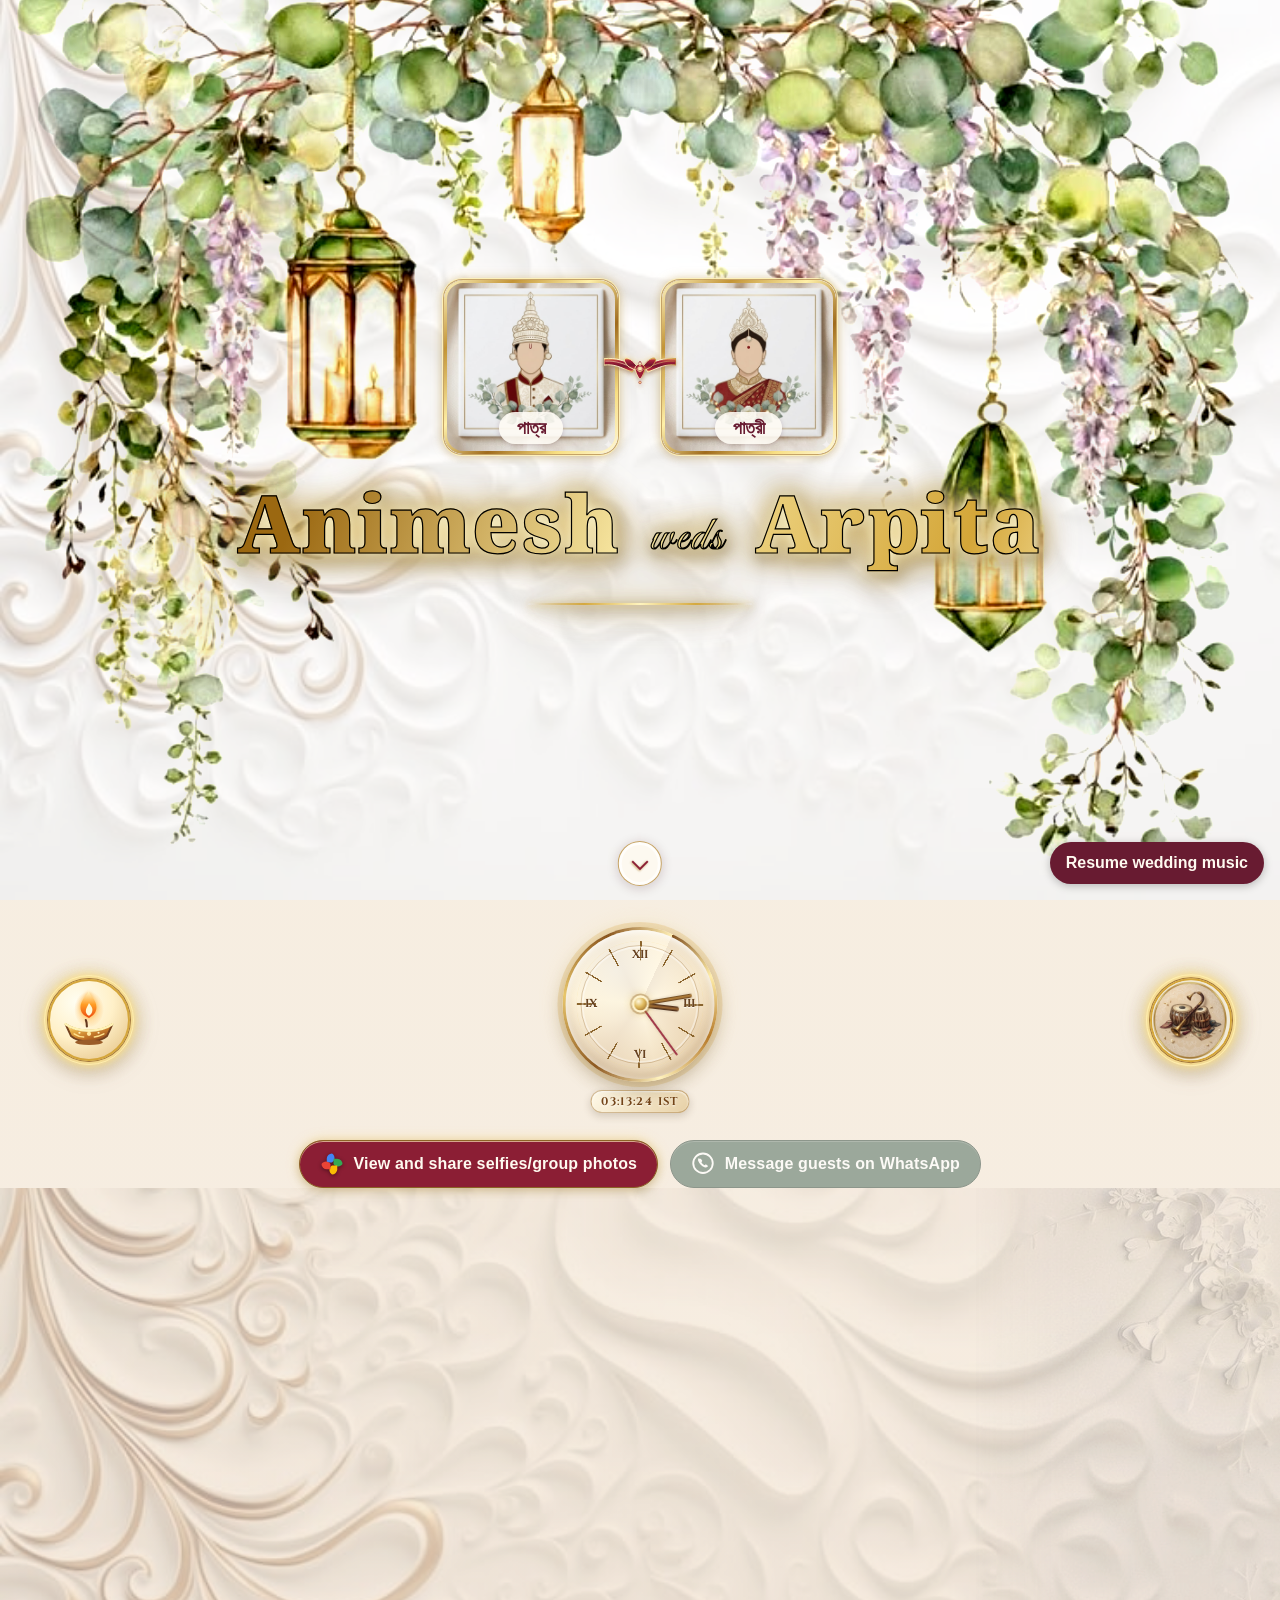
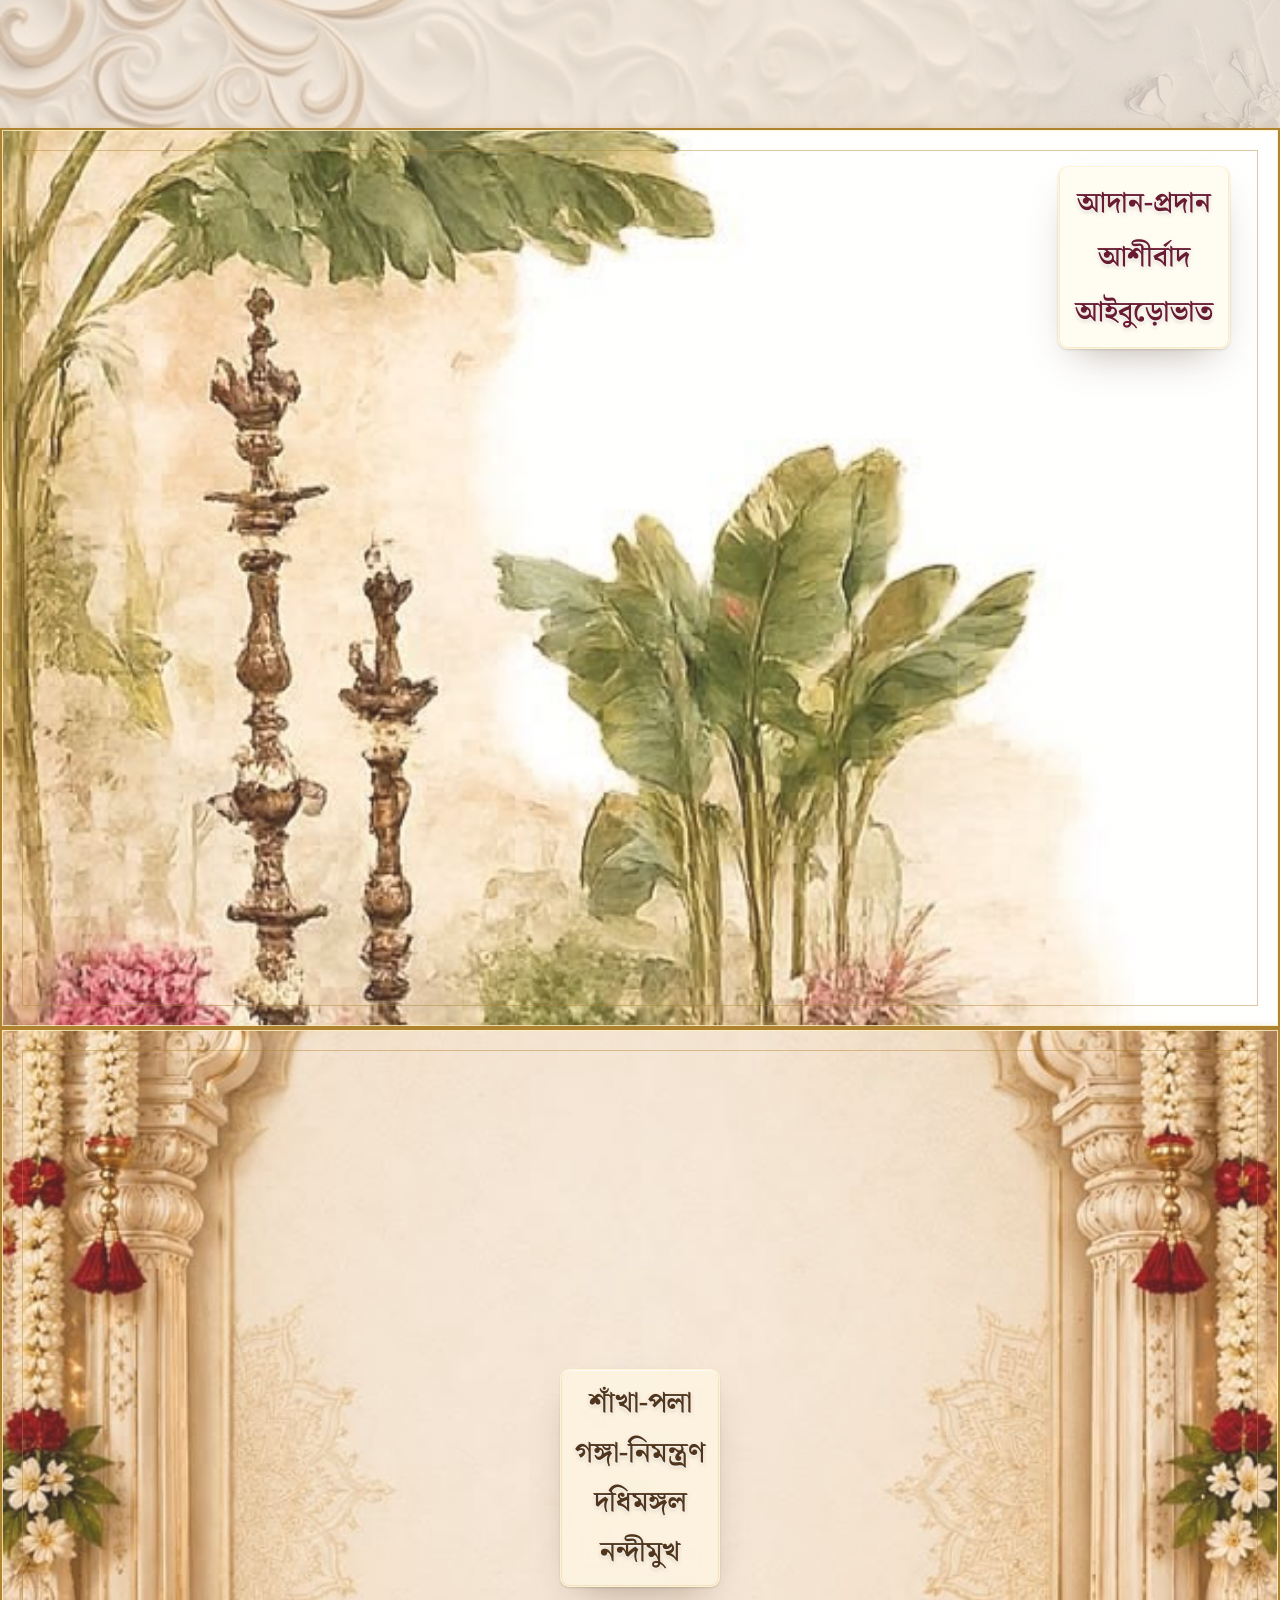
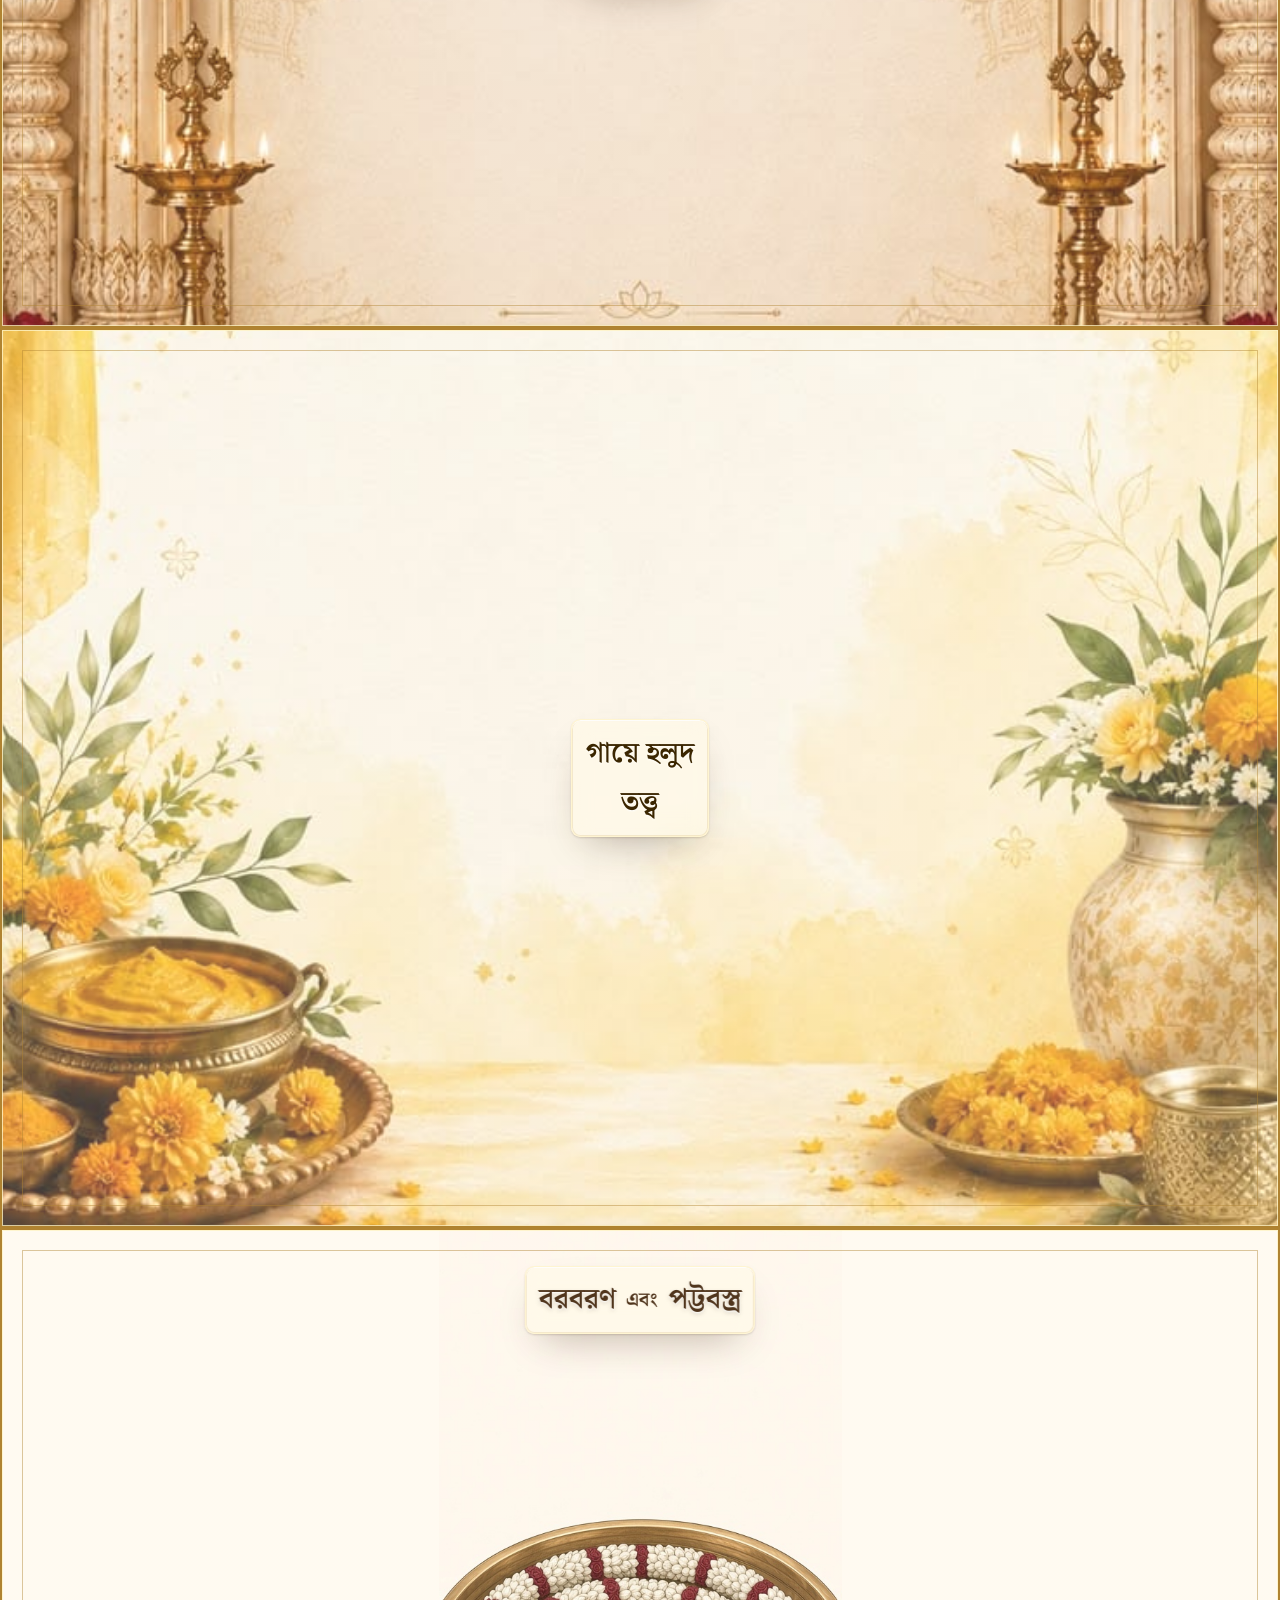
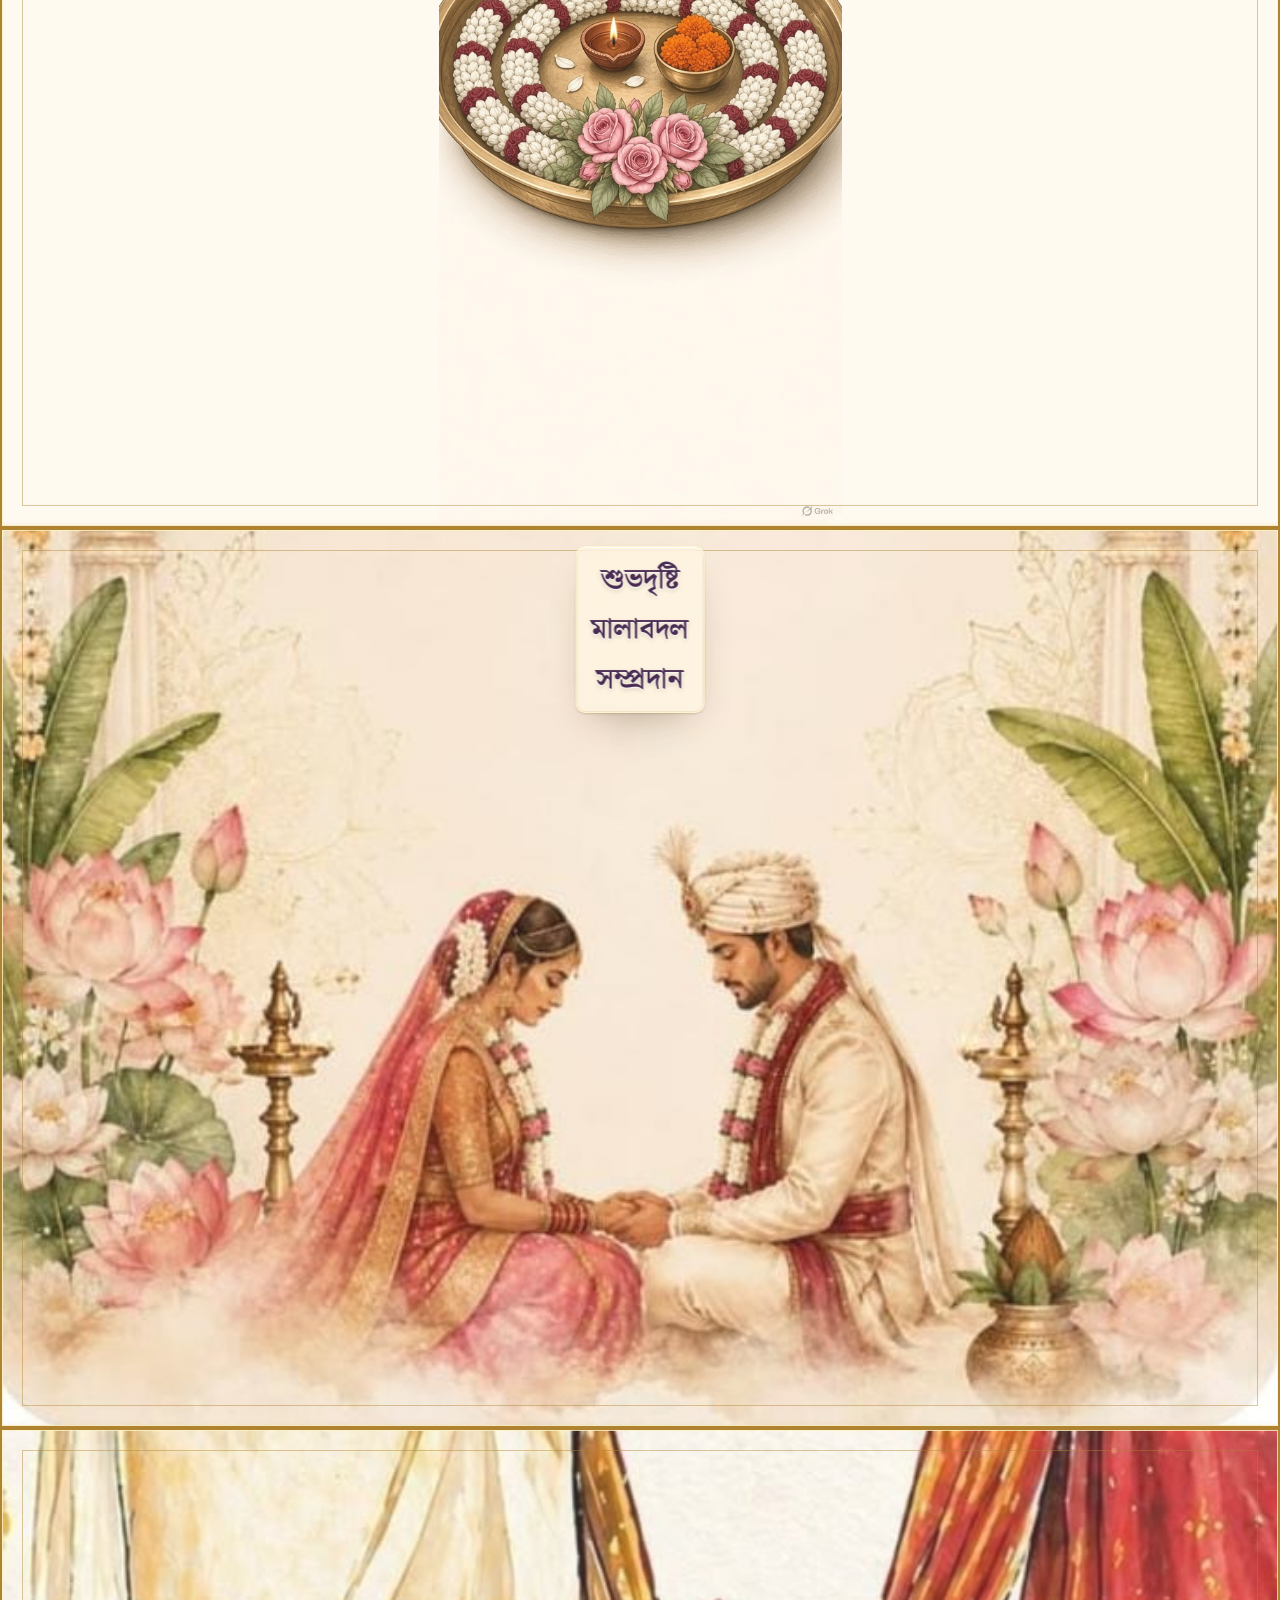
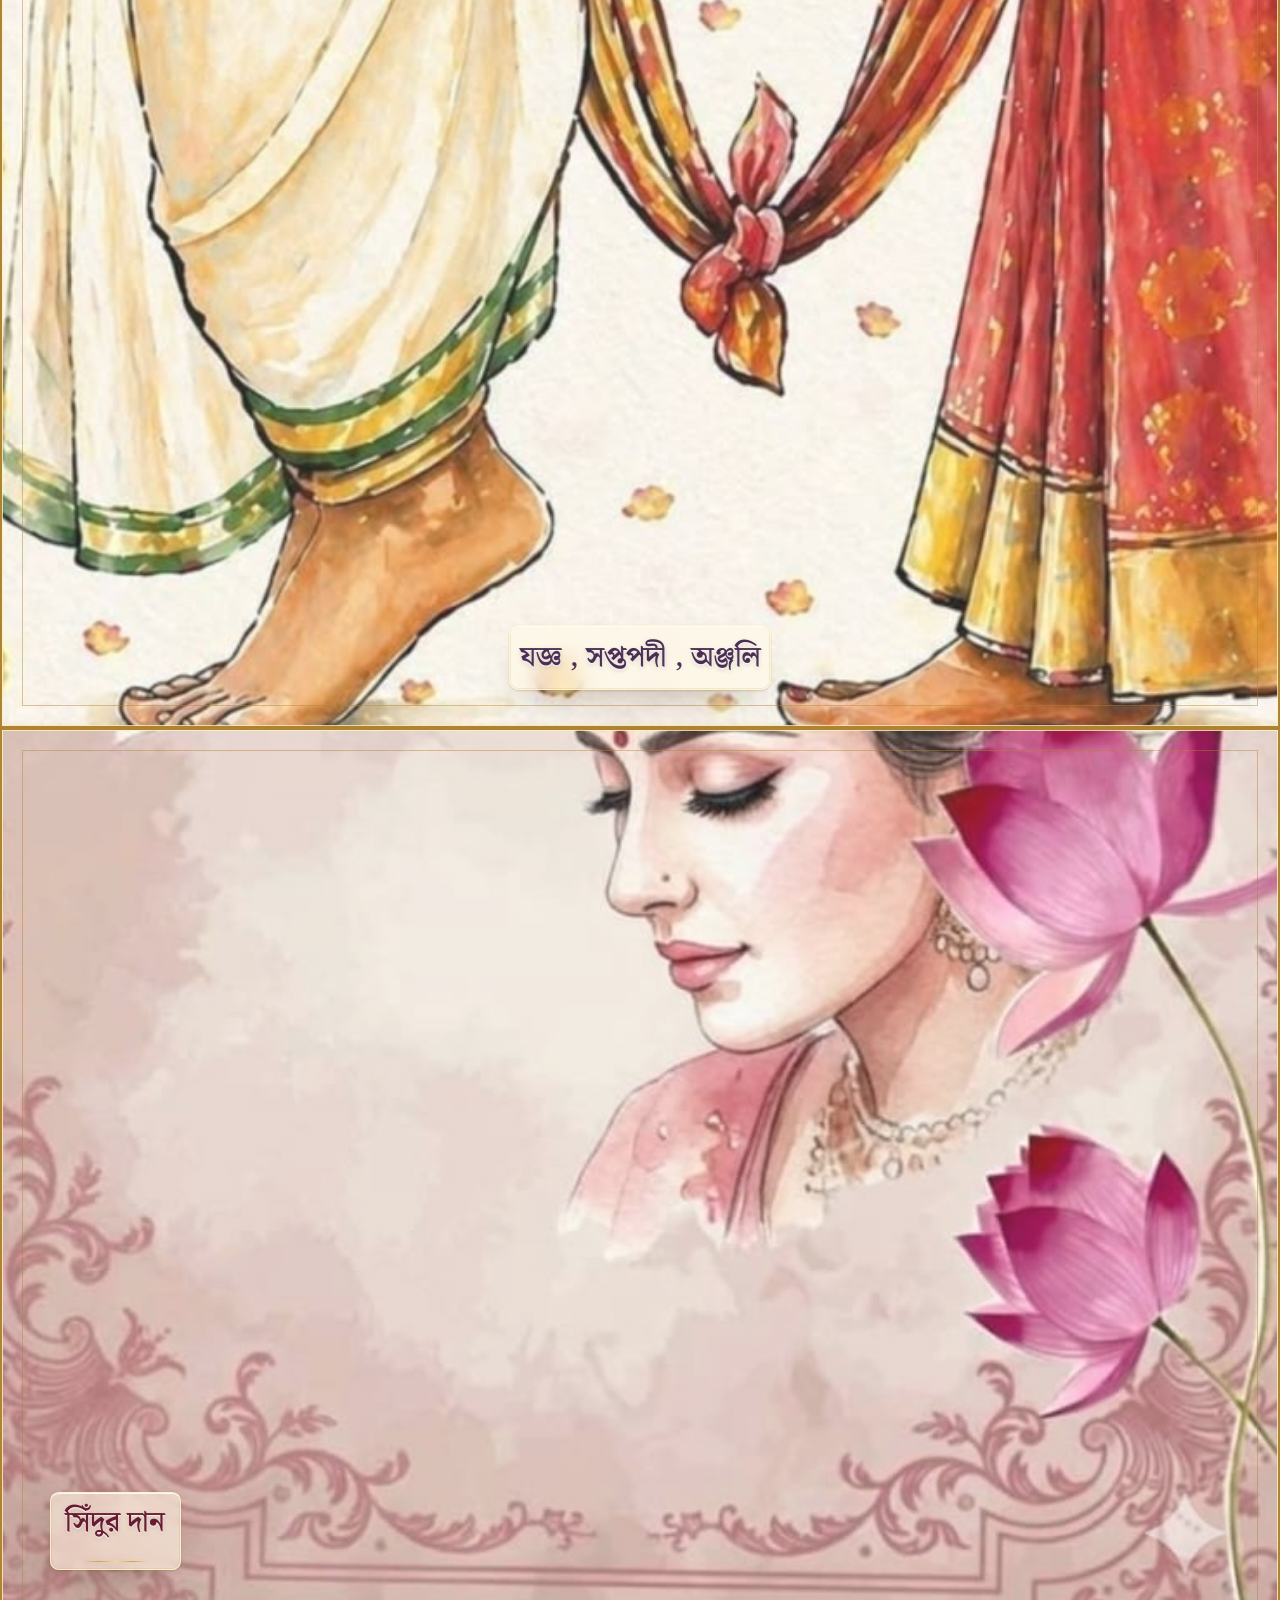
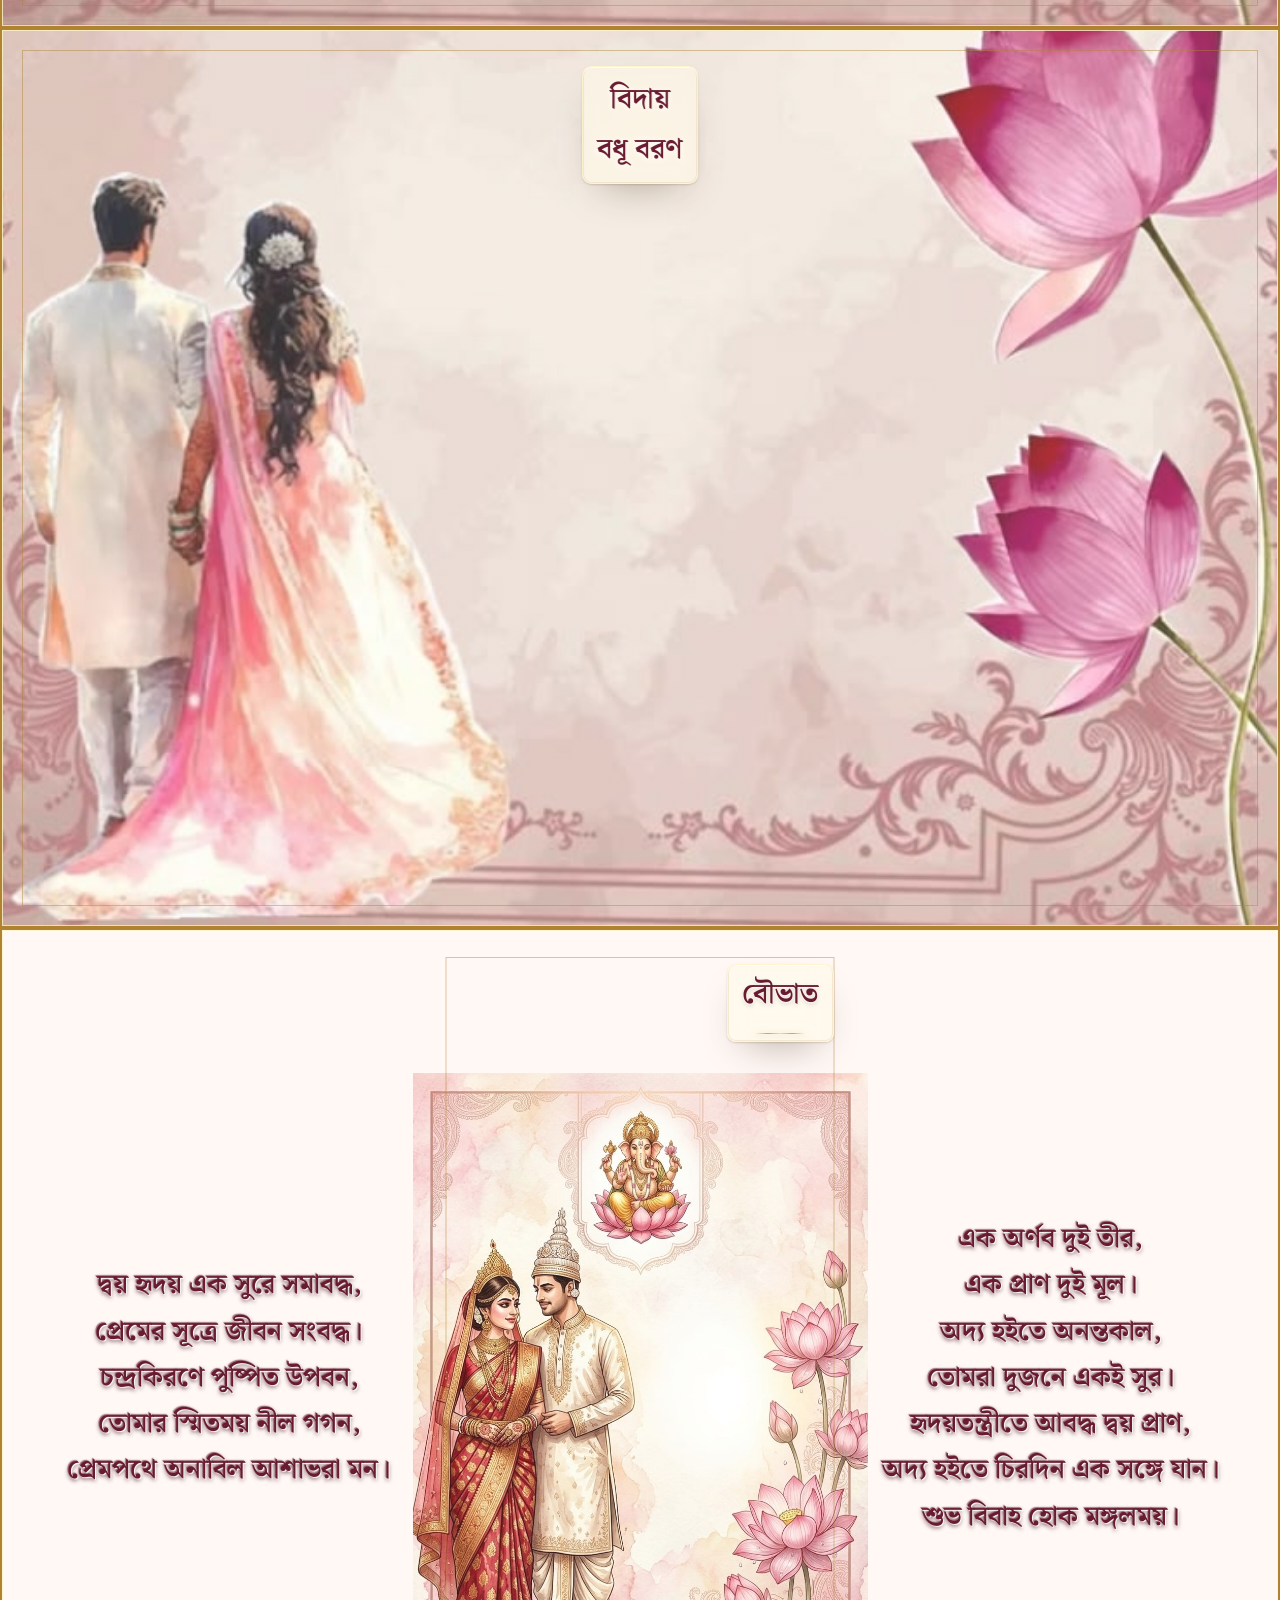
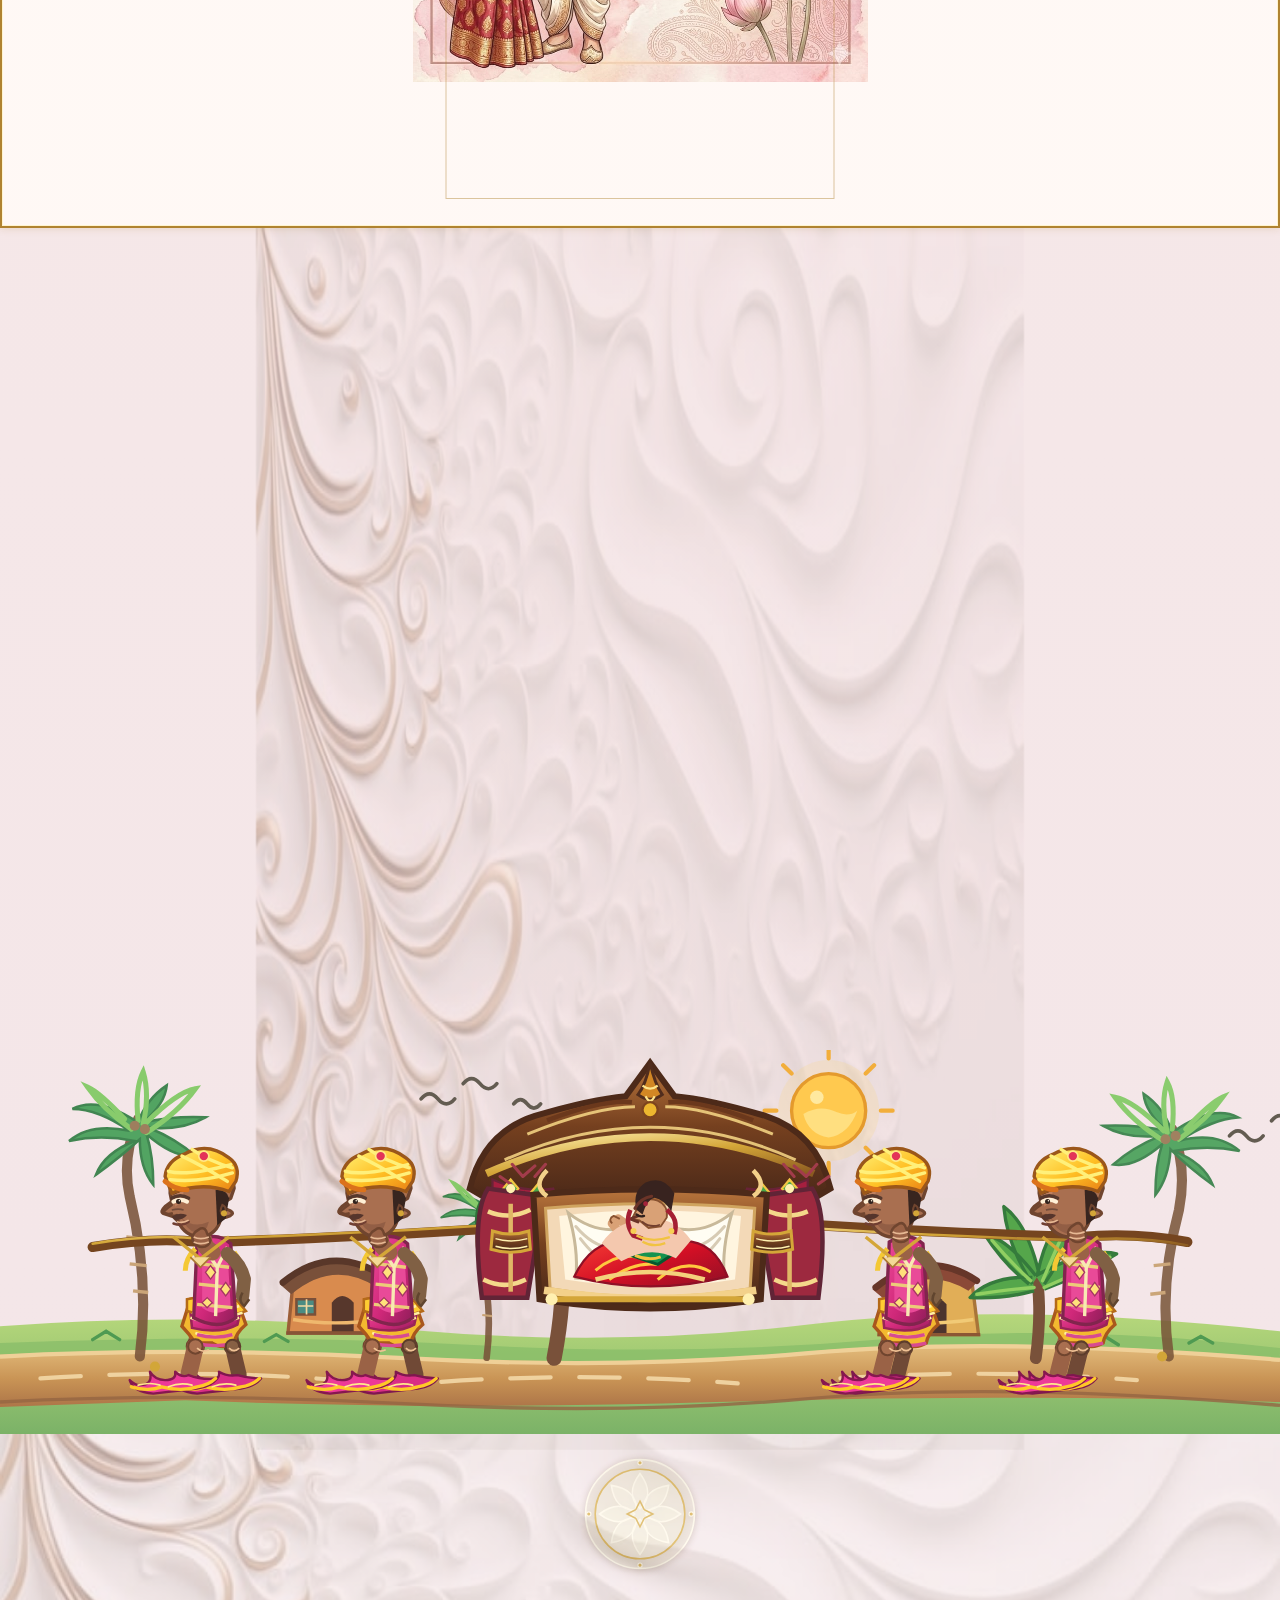
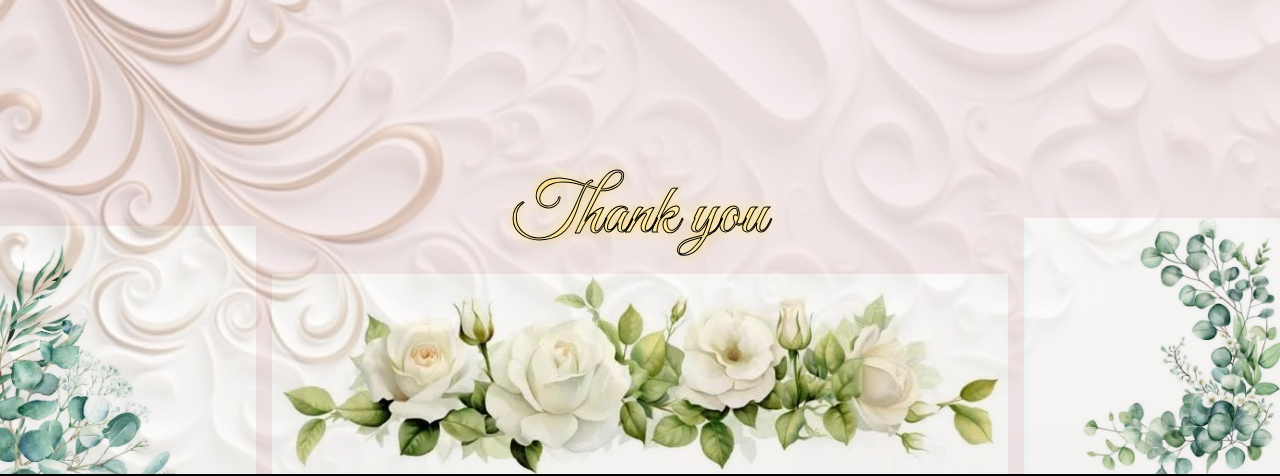
<file: index.html>
<!DOCTYPE html>
<html lang="en" class="wedding-home">
<head>
    <meta charset="UTF-8">
    <meta name="viewport" content="width=device-width, initial-scale=1.0">
    <title>Animesh and Arpita's Wedding</title>
    <link rel="preconnect" href="https://fonts.googleapis.com">
    <link rel="preconnect" href="https://fonts.gstatic.com" crossorigin>
    <link href="https://fonts.googleapis.com/css2?family=Cinzel:wght@500;600;700&family=Great+Vibes&family=Noto+Serif+Bengali:wght@500;600;700;800;900&display=swap" rel="stylesheet">
    <link rel="stylesheet" href="assets/css/style.css">
    <link rel="stylesheet" href="assets/css/premium.css">
</head>
<body>
    <canvas class="flying-butterfly" aria-hidden="true"></canvas>
    <video class="butterfly-video-source" autoplay muted loop playsinline aria-hidden="true" tabindex="-1">
        <source src="assets/images/WhatsApp%20Video%202026-11-06%20at%203.01.41%20AM.mp4" type="video/mp4">
    </video>
    <div class="invitation-intro">
        <main class="hero">
            <nav class="hero-wedding-cards" aria-label="Wedding cards">
                <a class="wedding-card-option wedding-card-option-boy" href="pages/boy-wedding-card.html">
                    <img src="assets/images/boy-wedding-logo.png" alt="" aria-hidden="true">
                    <span>পাত্র</span>
                </a>
                <span class="wedding-card-ribbon" aria-hidden="true">
                    <svg viewBox="0 0 112 56">
                        <defs>
                            <linearGradient id="wedding-ribbon-silk" x1="0" x2="0" y1="0" y2="1">
                                <stop offset="0" stop-color="#f0b65a"/>
                                <stop offset="0.2" stop-color="#a9223b"/>
                                <stop offset="0.55" stop-color="#74152d"/>
                                <stop offset="0.82" stop-color="#b92b3c"/>
                                <stop offset="1" stop-color="#f6d47f"/>
                            </linearGradient>
                            <linearGradient id="wedding-ribbon-thread" x1="0" x2="1">
                                <stop offset="0" stop-color="#f9e6a3"/>
                                <stop offset="0.5" stop-color="#fff9dc"/>
                                <stop offset="1" stop-color="#c79639"/>
                            </linearGradient>
                        </defs>
                        <path d="M0 15C20 13 32 19 49 26L44 36C25 28 15 23 0 25Z" fill="url(#wedding-ribbon-silk)" stroke="url(#wedding-ribbon-thread)" stroke-width="1.5"/>
                        <path d="M112 15C92 13 80 19 63 26L68 36C87 28 97 23 112 25Z" fill="url(#wedding-ribbon-silk)" stroke="url(#wedding-ribbon-thread)" stroke-width="1.5"/>
                        <path d="M2 19C19 18 31 23 44 29M110 19C93 18 81 23 68 29" fill="none" stroke="url(#wedding-ribbon-thread)" stroke-width="1" opacity="0.9"/>
                        <path d="M50 25C35 6 24 15 39 28L51 34M62 25C77 6 88 15 73 28L61 34" fill="url(#wedding-ribbon-silk)" stroke="url(#wedding-ribbon-thread)" stroke-width="1.5" stroke-linejoin="round"/>
                        <path d="M56 19C52 24 52 29 56 33C60 29 60 24 56 19Z" fill="url(#wedding-ribbon-thread)" stroke="#8f1d34" stroke-width="1.2"/>
                        <path d="M48 30C50 21 62 21 64 30C62 39 59 44 56 47C53 44 50 39 48 30Z" fill="#9d1c35" stroke="url(#wedding-ribbon-thread)" stroke-width="1.5"/>
                        <path d="M56 25C53 29 52 33 56 36C60 33 59 29 56 25ZM56 29C50 28 49 33 55 35M56 29C62 28 63 33 57 35" fill="none" stroke="#f8df98" stroke-width="1.1" stroke-linecap="round"/>
                        <circle cx="56" cy="31" r="2.2" fill="#f9e6a3" stroke="#fff9dc" stroke-width="0.8"/>
                        <path d="M56 47v3" stroke="url(#wedding-ribbon-thread)" stroke-width="1.2"/>
                        <circle cx="56" cy="52" r="2" fill="#f2d88a" stroke="#a9223b" stroke-width="0.8"/>
                    </svg>
                </span>
                <a class="wedding-card-option wedding-card-option-girl" href="pages/girl-wedding-card.html">
                    <img src="assets/images/girl-wedding-logo.png" alt="" aria-hidden="true">
                    <span>পাত্রী</span>
                </a>
            </nav>
            <h1 class="wedding-title hero-weds-title">
                <span class="couple-names">Animesh <span class="weds-word">weds</span> Arpita</span>
            </h1>
            <div class="falling-leaves" aria-hidden="true">
                <span class="leaf yellow" style="--x: 3%; --start-y: 6%; --drift: 8vw; --delay: -2s; --duration: 13s;"></span>
                <span class="leaf green" style="--x: 10%; --start-y: 15%; --drift: -6vw; --delay: -8s; --duration: 16s;"></span>
                <span class="leaf green" style="--x: 22%; --start-y: 2%; --drift: 9vw; --delay: -5s; --duration: 14s;"></span>
                <span class="leaf yellow" style="--x: 36%; --start-y: 4%; --drift: -8vw; --delay: -10s; --duration: 17s;"></span>
                <span class="leaf green" style="--x: 64%; --start-y: 2%; --drift: 7vw; --delay: -4s; --duration: 15s;"></span>
                <span class="leaf yellow" style="--x: 78%; --start-y: 8%; --drift: -9vw; --delay: -7s; --duration: 14s;"></span>
                <span class="leaf green" style="--x: 90%; --start-y: 15%; --drift: 6vw; --delay: -3s; --duration: 16s;"></span>
                <span class="leaf yellow" style="--x: 97%; --start-y: 5%; --drift: -7vw; --delay: -9s; --duration: 15s;"></span>
                <span class="flower pink" style="--x: 14%; --start-y: 24%; --drift: 7vw; --delay: -3s; --duration: 15s;"></span>
                <span class="flower lavender" style="--x: 20%; --start-y: 34%; --drift: -6vw; --delay: -11s; --duration: 17s;"></span>
                <span class="flower lavender" style="--x: 65%; --start-y: 28%; --drift: 8vw; --delay: -6s; --duration: 16s;"></span>
                <span class="flower pink" style="--x: 74%; --start-y: 38%; --drift: -7vw; --delay: -13s; --duration: 18s;"></span>
                <span class="flower lavender" style="--x: 87%; --start-y: 25%; --drift: 6vw; --delay: -9s; --duration: 15s;"></span>
            </div>
        </main>
        <section class="shehnai-section reveal" style="--reveal-delay: 80ms;" aria-label="Wedding shehnai decoration">
            <div class="music-notes" aria-hidden="true">
            </div>
            <svg class="wedding-diya" viewBox="0 0 64 64" role="img" aria-label="दीया">
                <defs>
                    <radialGradient id="diya-halo-gradient">
                        <stop offset="0" stop-color="#fff5ad" stop-opacity="0.9"></stop>
                        <stop offset="1" stop-color="#ff9d27" stop-opacity="0"></stop>
                    </radialGradient>
                    <linearGradient id="diya-flame-gradient" x1="0" y1="1" x2="0" y2="0">
                        <stop offset="0" stop-color="#ed4b12"></stop>
                        <stop offset="0.5" stop-color="#ff9d24"></stop>
                        <stop offset="1" stop-color="#fff9cf"></stop>
                    </linearGradient>
                    <linearGradient id="diya-bowl-gradient" x1="0" y1="0" x2="0.9" y2="1">
                        <stop offset="0" stop-color="#fff1ae"></stop>
                        <stop offset="0.3" stop-color="#e6ad45"></stop>
                        <stop offset="0.65" stop-color="#bf7227"></stop>
                        <stop offset="1" stop-color="#77391c"></stop>
                    </linearGradient>
                </defs>
                <ellipse class="diya-halo" cx="32" cy="22" rx="14" ry="17" fill="url(#diya-halo-gradient)"></ellipse>
                <g class="diya-flame">
                    <path d="M32 5c1 5 7 8 7 15 0 5-3 8-7 10-5-2-8-5-8-10 0-6 5-10 8-15Z" fill="url(#diya-flame-gradient)"></path>
                    <path d="M32 16c2 3 4 5 3 8-.5 2-1.5 3-3 4-2-1-3-2.5-3-4.5 0-2.5 2-5 3-7.5Z" fill="#fff9d6"></path>
                </g>
                <path d="M29 32c1 2 1 4 1 6" fill="none" stroke="#63371e" stroke-width="2" stroke-linecap="round"></path>
                <path d="M10 36c6 4 13 6 22 6s16-2 22-6l-5 11c-8 7-26 7-34 0l-5-11Z" fill="url(#diya-bowl-gradient)" stroke="#75421f" stroke-width="1.8" stroke-linejoin="round"></path>
                <path d="M10 36c6 4 13 6 22 6s16-2 22-6" fill="none" stroke="#fff2b4" stroke-width="2.5" stroke-linecap="round"></path>
                <path d="M18 45c3 2 6 3 9 3m10 0c3-.5 6-1.5 9-3" fill="none" stroke="#ffe18b" stroke-width="1.4" stroke-linecap="round"></path>
                <circle cx="32" cy="45" r="2" fill="#ffe9a1"></circle>
                <circle cx="23" cy="44" r="1" fill="#fff1bd"></circle>
                <circle cx="41" cy="44" r="1" fill="#fff1bd"></circle>
                <ellipse cx="32" cy="53" rx="13" ry="2.5" fill="#9a5c28"></ellipse>
            </svg>
            <div class="wedding-clock" aria-label="Current Indian Standard Time clock">
                <div class="clock-face" aria-hidden="true">
                    <span class="clock-number-12">XII</span>
                    <span class="clock-number-3">III</span>
                    <span class="clock-number-6">VI</span>
                    <span class="clock-number-9">IX</span>
                    <div class="clock-hand hour"></div>
                    <div class="clock-hand minute"></div>
                    <div class="clock-hand second"></div>
                    <div class="clock-center"></div>
                </div>
                <div class="clock-label" id="ist-time">--:--:-- IST</div>
            </div>
            <a class="shehnai-link" href="pages/music.html" aria-label="Open wedding music settings with tabla and shehnai">
                <img class="shehnai-emblem" src="assets/images/tabla-shehnai-emblem.png" alt="Decorative tabla and shehnai on a gold wedding medallion">
            </a>
        </section>
        <section class="wedding-photos-cta reveal" style="--reveal-delay: 120ms;" aria-label="Wedding photos and guest chat">
            <a class="wedding-photos-link" href="https://photos.app.goo.gl/CdMu52KywsavvXfi7">
                <svg class="wedding-photos-icon" viewBox="0 0 32 32" aria-hidden="true">
                    <path fill="#4285F4" d="M16 2a7 7 0 0 0-7 7v5h7a7 7 0 0 0 0-12Z"/>
                    <path fill="#34A853" d="M30 16a7 7 0 0 0-7-7h-5v7a7 7 0 0 0 12 0Z"/>
                    <path fill="#FBBC04" d="M16 30a7 7 0 0 0 7-7v-5h-7a7 7 0 0 0 0 12Z"/>
                    <path fill="#EA4335" d="M2 16a7 7 0 0 0 7 7h5v-7A7 7 0 0 0 2 16Z"/>
                </svg>
                <span>View and share selfies/group photos</span>
            </a>
            <a class="wedding-chat-link wedding-chat-unavailable" href="pages/message-error.html" aria-label="Message guests on WhatsApp, currently unavailable">
                <svg class="wedding-chat-icon" viewBox="0 0 32 32" aria-hidden="true">
                    <circle cx="16" cy="15" r="13" fill="none" stroke="currentColor" stroke-width="2.5"/>
                    <path d="M7 25l1.5-5M12 9.5c.5-.6 1.2-.5 1.6.1l1.2 1.8c.3.5.2 1-.2 1.4l-.8.8c1 1.8 2.4 3.2 4.2 4.2l.8-.8c.4-.4.9-.5 1.4-.2l1.8 1.2c.6.4.7 1.1.1 1.6-1.1 1.1-2.6 1.4-4.1.8-3.8-1.5-6.8-4.5-8.3-8.3-.6-1.5-.3-3 .8-4.1Z" fill="currentColor"/>
                </svg>
                <span>Message guests on WhatsApp</span>
            </a>
        </section>
    </div>
    <div class="ceremony-reels" role="region" aria-label="Wedding ceremonies" tabindex="0">
    <div class="event-sections">
        <section class="event-section adan-pradan aiburo-bhaat-section first-ceremony-section reveal" id="adan-pradan" data-page-id="adan-pradan" aria-label="আদান-প্রদান, আশীর্বাদ ও আইবুড়োভাত">
            <div class="event-list" lang="bn">
                <div class="event-title-card">
                    <h2 class="event-title">আদান-প্রদান</h2>
                    <h2 class="event-title">আশীর্বাদ</h2>
                    <h2 class="event-title">আইবুড়োভাত</h2>
                </div>
            </div>
            <a class="section-page-link" href="pages/adan-pradan.html" aria-label="Open ceremony page: আদান-প্রদান, আশীর্বাদ ও আইবুড়োভাত"></a>
        </section>
        <section class="event-section other-events shankha-pola-section reveal" style="--reveal-delay: 120ms;" id="shankha-pola" data-page-id="shankha-pola" aria-label="শাঁখা-পলা, গঙ্গা-নিমন্ত্রণ, দধিমঙ্গল ও নন্দীমুখ">
            <div class="event-list" lang="bn">
                <div class="event-title-card">
                    <h2 class="event-title">শাঁখা-পলা</h2>
                    <h2 class="event-title">গঙ্গা-নিমন্ত্রণ</h2>
                    <h2 class="event-title">দধিমঙ্গল</h2>
                    <h2 class="event-title">নন্দীমুখ</h2>
                </div>
            </div>
            <a class="section-page-link" href="pages/shankha-pola.html" aria-label="Open ceremony page: শাঁখা-পলা, গঙ্গা-নিমন্ত্রণ, দধিমঙ্গল ও নন্দীমুখ"></a>
        </section>
    </div>
    <div class="event-sections">
        <section class="event-section adan-pradan gaye-holud-section reveal" id="gaye-holud" data-page-id="gaye-holud" aria-label="গায়ে হলুদ ও তত্ত্ব">
            <div class="event-list" lang="bn">
                <div class="event-title-card">
                    <h2 class="event-title">গায়ে হলুদ</h2>
                    <h2 class="event-title">তত্ত্ব</h2>
                </div>
            </div>
            <a class="section-page-link" href="pages/gaye-holud.html" aria-label="Open ceremony page: গায়ে হলুদ ও তত্ত্ব"></a>
        </section>
        <section class="event-section other-events bor-boron-section reveal" style="--reveal-delay: 120ms;" id="bor-boron" data-page-id="bor-boron" aria-label="বরবরণ এবং পট্টবস্ত্র">
            <div class="event-list" lang="bn">
                <div class="event-title-card">
                    <h2 class="event-title">বরবরণ</h2>
                    <span class="event-title-connector">এবং</span>
                    <h2 class="event-title">পট্টবস্ত্র</h2>
                </div>
            </div>
            <a class="section-page-link" href="pages/bor-boron.html" aria-label="Open ceremony page: বরবরণ এবং পট্টবস্ত্র"></a>
        </section>
    </div>
    <div class="event-sections">
        <section class="event-section adan-pradan subha-dristi-section reveal" id="subha-dristi" data-page-id="subha-dristi" aria-label="শুভদৃষ্টি, মালাবদল ও সম্প্রদান">
            <div class="event-list" lang="bn">
                <div class="event-title-card">
                    <h2 class="event-title">শুভদৃষ্টি</h2>
                    <h2 class="event-title">মালাবদল</h2>
                    <h2 class="event-title">সম্প্রদান</h2>
                </div>
            </div>
            <a class="section-page-link" href="pages/subha-dristi.html" aria-label="Open ceremony page: শুভদৃষ্টি, মালাবদল ও সম্প্রদান"></a>
        </section>
        <section class="event-section other-events saptapadi-section reveal" style="--reveal-delay: 120ms;" id="saptapadi" data-page-id="saptapadi" aria-label="যজ্ঞ, সপ্তপদী ও অঞ্জলি">
            <div class="event-list" lang="bn">
                <div class="event-title-card">
                    <h2 class="event-title">যজ্ঞ</h2>
                    <span class="event-title-connector" aria-hidden="true">,</span>
                    <h2 class="event-title">সপ্তপদী</h2>
                    <span class="event-title-connector" aria-hidden="true">,</span>
                    <h2 class="event-title">অঞ্জলি</h2>
                </div>
            </div>
            <a class="section-page-link" href="pages/saptapadi.html" aria-label="Open ceremony page: যজ্ঞ, সপ্তপদী ও অঞ্জলি"></a>
        </section>
    </div>
    <div class="event-sections">
        <section class="event-section adan-pradan sindoor-daan-section reveal" id="sindoor-daan" data-page-id="sindoor-daan" aria-label="সিঁদুর দান">
            <div class="event-list" lang="bn">
                <h2 class="event-title">সিঁদুর দান</h2>
            </div>
            <a class="section-page-link" href="pages/sindoor-daan.html" aria-label="Open ceremony page: সিঁদুর দান"></a>
        </section>
        <section class="event-section other-events biday-section reveal" style="--reveal-delay: 120ms;" id="biday" data-page-id="biday" aria-label="বিদায় ও বধূ বরণ">
            <div class="event-list" lang="bn">
                <div class="event-title-card">
                    <h2 class="event-title">বিদায়</h2>
                    <h2 class="event-title">বধূ বরণ</h2>
                </div>
            </div>
            <a class="section-page-link" href="pages/biday.html" aria-label="Open ceremony page: বিদায় ও বধূ বরণ"></a>
        </section>
    </div>
    <section class="event-section bou-bhat reveal" id="bou-bhat" data-page-id="bou-bhat" aria-label="বৌভাত">
        <div class="event-list" lang="bn">
            <h2 class="event-title">বৌভাত</h2>
        </div>
        <div class="bou-bhat-poem" lang="bn" aria-label="বৌভাতের কবিতা">
            <p class="bou-bhat-poem-side bou-bhat-poem-left">
                দ্বয় হৃদয় এক সুরে সমাবদ্ধ,<br>
                প্রেমের সূত্রে জীবন সংবদ্ধ।<br>
                চন্দ্রকিরণে পুষ্পিত উপবন,<br>
                তোমার স্মিতময় নীল গগন,<br>
                প্রেমপথে অনাবিল আশাভরা মন।
            </p>
            <p class="bou-bhat-poem-side bou-bhat-poem-right">
                এক অর্ণব দুই তীর,<br>
                এক প্রাণ দুই মূল।<br>
                অদ্য হইতে অনন্তকাল,<br>
                তোমরা দুজনে একই সুর।<br>
                হৃদয়তন্ত্রীতে আবদ্ধ দ্বয় প্রাণ,<br>
                অদ্য হইতে চিরদিন এক সঙ্গে যান।<br>
                শুভ বিবাহ হোক মঙ্গলময়।
            </p>
        </div>
        <a class="section-page-link" href="pages/bou-bhat.html" aria-label="Open ceremony page: বৌভাত"></a>
    </section>
    </div>
    <div class="future-content-space">
        <div class="wedding-procession reveal" role="img" aria-label="Four Indian wedding attendants carry a decorated wooden palki with a seated bride along a village road with coconut palms and mud houses, moving from right to left">
            <svg class="procession-art" viewBox="0 0 1520 260" aria-hidden="true">
                <defs>
                    <linearGradient id="palki-wood" x1="0" x2="0" y1="0" y2="1">
                        <stop offset="0" stop-color="#b8753c"/>
                        <stop offset="0.45" stop-color="#75401f"/>
                        <stop offset="1" stop-color="#482718"/>
                    </linearGradient>
                    <linearGradient id="palki-gold" x1="0" x2="1" y1="0" y2="1">
                        <stop offset="0" stop-color="#fff0b0"/>
                        <stop offset="0.5" stop-color="#d4a638"/>
                        <stop offset="1" stop-color="#8b5a20"/>
                    </linearGradient>
                    <linearGradient id="bride-sari" x1="0" x2="1" y1="0" y2="1">
                        <stop offset="0" stop-color="#ff4738"/>
                        <stop offset="0.55" stop-color="#d20f25"/>
                        <stop offset="1" stop-color="#8f1026"/>
                    </linearGradient>
                    <linearGradient id="carrier-sherwani" x1="0" x2="1" y1="0" y2="1">
                        <stop offset="0" stop-color="#f04c9b"/>
                        <stop offset="0.55" stop-color="#cf2879"/>
                        <stop offset="1" stop-color="#8f1d59"/>
                    </linearGradient>
                    <linearGradient id="carrier-turban" x1="0" x2="1" y1="0" y2="1">
                        <stop offset="0" stop-color="#fff47a"/>
                        <stop offset="0.55" stop-color="#ffbf24"/>
                        <stop offset="1" stop-color="#e77b13"/>
                    </linearGradient>
                    <linearGradient id="village-land" x1="0" x2="0" y1="0" y2="1">
                        <stop offset="0" stop-color="#b6d77b"/>
                        <stop offset="1" stop-color="#6eaa63"/>
                    </linearGradient>
                    <linearGradient id="village-road" x1="0" x2="0" y1="0" y2="1">
                        <stop offset="0" stop-color="#e4bd7d"/>
                        <stop offset="0.55" stop-color="#c99455"/>
                        <stop offset="1" stop-color="#ad7548"/>
                    </linearGradient>
                    <g id="village-bird-flock" fill="none" stroke="#635c51" stroke-width="2.2" stroke-linecap="round" stroke-linejoin="round">
                        <path d="M0 9 Q5 3 10 9 Q15 15 20 9"/>
                        <path d="M25 0 Q30 -6 35 0 Q40 6 45 0"/>
                        <path d="M55 12 Q59 7 63 12 Q67 17 71 12"/>
                    </g>
                    <g id="village-sun">
                        <circle r="30" fill="#ffd45e" opacity="0.16"/>
                        <g fill="none" stroke="#f2ae3b" stroke-width="2.5" stroke-linecap="round">
                            <path d="M0-38v7m0 62v7m38-38h-7m-62 0h-7M27-27l-5 5m-44 44-5 5m54 0-5-5m-44-44-5-5"/>
                        </g>
                        <circle r="22" fill="#ffc94f" stroke="#e49a2d" stroke-width="2"/>
                        <path d="M-15 2 Q-5-4 5 1 Q12 4 17 0 Q12 14 0 16 Q-12 14-15 2Z" fill="#ffe58c" opacity="0.8"/>
                        <circle cx="-7" cy="-8" r="4" fill="#fff3ba" opacity="0.75"/>
                    </g>
                    <g id="village-background-scene">
                        <path d="M0 180 Q115 171 240 182 T480 179 T760 183 L760 260 L0 260Z" fill="url(#village-land)"/>
                        <use href="#village-sun" x="492" y="52"/>
                        <path d="M0 190 Q150 184 278 191 T520 188 T760 193 L760 199 Q575 194 418 200 T110 198 L0 202Z" fill="#87bd68" opacity="0.72"/>
                        <path d="M0 197 Q112 191 240 198 T480 195 T760 199 L760 225 Q590 220 425 225 T110 224 L0 228Z" fill="url(#village-road)"/>
                        <path d="M0 198 Q112 192 240 199 T480 196 T760 200" fill="none" stroke="#f1d29a" stroke-width="2.5" opacity="0.95"/>
                        <path d="M0 225 Q112 219 240 226 T480 223 T760 227" fill="none" stroke="#956643" stroke-width="2" opacity="0.8"/>
                        <path d="M24 211 Q112 205 201 212 M262 213 Q350 207 438 214 M499 211 Q587 205 675 212" fill="none" stroke="#f3d9a8" stroke-width="2.5" stroke-linecap="round" stroke-dasharray="24 17" opacity="0.9"/>
                        <path d="M55 188l8-5 8 5m86 1 7-4 7 4m477 2 8-5 8 5m42-1 7-4 7 4" fill="none" stroke="#4f9a52" stroke-width="2" stroke-linecap="round"/>
                        <g class="village-house">
                            <path d="M171 184 L174 154 Q197 132 225 151 L230 184Z" fill="#d98b4e" stroke="#9c5e37" stroke-width="2"/>
                            <path d="M166 155 Q197 127 230 151 L224 157 Q198 140 173 161Z" fill="#79503a"/>
                            <path d="M168 154 Q197 130 229 151" fill="none" stroke="#593729" stroke-width="4" stroke-linecap="round"/>
                            <path d="M197 184 L197 166 Q203 158 210 166 L210 184Z" fill="#57372c"/>
                            <path d="M176 164h11v9h-11z" fill="#4a8c83" stroke="#79503a" stroke-width="1.5"/>
                            <path d="M177 168h9m-4-4v9" stroke="#f3d9a1" stroke-width="1"/>
                            <path d="M170 184h61" stroke="#875436" stroke-width="2"/>
                            <path d="M174 176 Q198 180 227 176" fill="none" stroke="#efb86e" stroke-width="2"/>
                        </g>
                        <g class="village-house">
                            <path d="M522 185 L526 157 Q550 134 577 153 L581 185Z" fill="#e1ae57" stroke="#a87539" stroke-width="2"/>
                            <path d="M518 158 Q549 130 581 153 L575 159 Q550 143 525 164Z" fill="#8b4937"/>
                            <path d="M520 157 Q550 133 580 153" fill="none" stroke="#663629" stroke-width="4" stroke-linecap="round"/>
                            <path d="M548 185 L548 167 Q555 159 562 167 L562 185Z" fill="#4c342e"/>
                            <path d="M530 165h11v9h-11z" fill="#668e58" stroke="#79503a" stroke-width="1.5"/>
                            <path d="M531 169h9m-4-4v9" stroke="#f6e2ae" stroke-width="1"/>
                            <path d="M521 185h61" stroke="#8c5734" stroke-width="2"/>
                            <path d="M526 176 Q551 180 578 176" fill="none" stroke="#f1ca76" stroke-width="2"/>
                        </g>
                        <g id="coconut-palm-left" class="coconut-palm" opacity="0.88">
                            <path d="M83 198 Q89 152 77 103 Q72 80 82 57" fill="none" stroke="#795439" stroke-width="6" stroke-linecap="round"/>
                            <path d="M79 159l9 1m-11-17 10 1m-12-17 10 1" stroke="#c49b67" stroke-width="2"/>
                            <path d="M82 59 Q58 43 43 51 Q58 51 77 64 Q54 59 41 70 Q60 66 80 70 Q62 77 57 90 Q71 80 83 69 Q83 86 91 96 Q91 79 87 66 Q103 80 116 79 Q105 69 88 62 Q108 64 122 56 Q104 55 85 59 Q98 48 99 37 Q87 45 82 59Z" fill="#3c9b4f" stroke="#28783c" stroke-width="1.5"/>
                            <path d="M74 57 Q59 41 52 38 Q61 51 78 63 M87 59 Q105 41 116 39 Q106 53 87 65 M82 58 Q80 39 85 29 Q89 42 85 60" fill="none" stroke="#79c85a" stroke-width="3" stroke-linecap="round"/>
                            <circle cx="80" cy="61" r="3" fill="#92704a"/>
                            <circle cx="86" cy="63" r="3" fill="#92704a"/>
                        </g>
                        <g id="coconut-palm-right" class="coconut-palm" opacity="0.86">
                            <path d="M694 198 Q688 156 700 111 Q705 86 696 63" fill="none" stroke="#795439" stroke-width="6" stroke-linecap="round"/>
                            <path d="M692 160l-9 1m12-18-10 1m12-17-10 1" stroke="#c49b67" stroke-width="2"/>
                            <path d="M696 65 Q720 48 735 56 Q720 57 700 70 Q722 64 736 76 Q717 72 697 76 Q715 83 720 96 Q706 86 695 75 Q694 92 686 102 Q686 84 690 72 Q674 86 661 84 Q672 74 689 67 Q669 69 655 61 Q673 60 693 64 Q680 53 679 42 Q691 50 696 65Z" fill="#3c9b4f" stroke="#28783c" stroke-width="1.5"/>
                            <path d="M704 63 Q719 47 726 44 Q717 57 700 69 M691 64 Q673 46 662 44 Q672 58 691 70 M696 63 Q698 44 693 35 Q689 47 693 65" fill="none" stroke="#79c85a" stroke-width="3" stroke-linecap="round"/>
                            <circle cx="698" cy="67" r="3" fill="#92704a"/>
                            <circle cx="692" cy="69" r="3" fill="#92704a"/>
                        </g>
                        <use href="#coconut-palm-left" transform="translate(235 70) scale(0.65)"/>
                        <use href="#coconut-palm-right" transform="translate(400 50) scale(0.75)"/>
                        <g class="village-mango-tree">
                            <path d="M329 199 Q336 163 333 136" fill="none" stroke="#79513a" stroke-width="9" stroke-linecap="round"/>
                            <path d="M333 143 Q315 126 306 111 M334 138 Q352 120 359 103 M332 135 Q332 111 328 98" fill="none" stroke="#79513a" stroke-width="5" stroke-linecap="round"/>
                            <path d="M283 119 Q282 101 300 96 Q304 78 322 83 Q335 69 350 82 Q371 80 375 99 Q391 108 379 124 Q367 136 348 128 Q335 140 319 130 Q301 139 283 119Z" fill="#438d45" stroke="#2f7039" stroke-width="2"/>
                            <path d="M291 112 Q300 94 316 98 M310 124 Q327 103 344 106 M340 124 Q355 96 372 101 M322 96 Q337 82 349 87" fill="none" stroke="#80bb5d" stroke-width="3" stroke-linecap="round"/>
                        </g>
                        <g class="village-banana-tree">
                            <path d="M615 199 Q619 169 615 147" fill="none" stroke="#79513a" stroke-width="7" stroke-linecap="round"/>
                            <path d="M615 150 Q597 127 585 126 Q596 143 611 155 M616 149 Q622 119 641 105 Q636 132 620 155 M615 150 Q646 133 663 137 Q644 149 620 158 M613 151 Q588 150 576 163 Q596 164 614 159 M617 149 Q610 119 596 109 Q598 132 613 155" fill="#55a64b" stroke="#357b3c" stroke-width="2" stroke-linejoin="round"/>
                            <path d="M589 129 Q600 142 612 153 M638 110 Q628 132 619 153 M659 139 Q638 149 620 157 M580 161 Q600 158 614 157" fill="none" stroke="#91cf62" stroke-width="2" stroke-linecap="round"/>
                        </g>
                        <circle cx="92" cy="204" r="3" fill="#d2a638"/>
                        <circle cx="690" cy="198" r="3" fill="#d2a638"/>
                    </g>
                    <g id="palki-procession-scene">

                        <g class="palki-pole">
                            <path d="M55 133 Q90 127 119 130 Q203 128 340 119" fill="none" stroke="#75451f" stroke-width="6" stroke-linecap="round"/>
                            <path d="M55 131 Q90 125 119 128 Q203 126 340 117" fill="none" stroke="url(#palki-gold)" stroke-width="1.5" stroke-linecap="round"/>
                            <path d="M420 116 Q557 125 641 127 Q674 124 705 130" fill="none" stroke="#75451f" stroke-width="6" stroke-linecap="round"/>
                            <path d="M420 118 Q557 127 641 129 Q674 126 705 132" fill="none" stroke="url(#palki-gold)" stroke-width="1.5" stroke-linecap="round"/>
                        </g>
                        <g id="carrier-left" class="carrier carrier-left">
                            <g class="carrier-leg carrier-leg-back">
                                <path d="M132 164 Q136 179 138 192" fill="none" stroke="#704936" stroke-width="9" stroke-linecap="round" stroke-linejoin="round"/>
                                <circle cx="138" cy="192" r="4.5" fill="#876044" stroke="#5d3d2c" stroke-width="1.5"/>
                                <g class="carrier-shin carrier-shin-back">
                                    <path d="M138 192 Q140 201 142 209" fill="none" stroke="#704936" stroke-width="9" stroke-linecap="round" stroke-linejoin="round"/>
                                    <path d="M141 209 Q135 210 130 207 Q131 212 124 212 Q118 212 115 207 Q117 215 109 215 Q106 215 103 212 Q105 219 117 220 L143 217 Q151 216 155 211 Q148 211 141 209Z" fill="#d92e86" stroke="#7f174f" stroke-width="1.4" stroke-linejoin="round"/>
                                    <path d="M104 216 Q114 219 122 216 Q134 219 143 216 Q150 215 154 211" fill="none" stroke="#ffc928" stroke-width="2" stroke-linecap="round"/>
                                    <path d="M108 215 Q115 213 121 215 M126 216 Q133 213 140 215" fill="none" stroke="#ffe98b" stroke-width="1" stroke-linecap="round"/>
                                </g>
                            </g>
                            <g class="carrier-leg carrier-leg-front">
                                <path d="M123 164 Q119 179 116 192" fill="none" stroke="#9a6246" stroke-width="10" stroke-linecap="round" stroke-linejoin="round"/>
                                <circle cx="116" cy="192" r="5" fill="#a96f50" stroke="#70452f" stroke-width="1.5"/>
                                <g class="carrier-shin carrier-shin-front">
                                    <path d="M116 192 Q114 201 112 209" fill="none" stroke="#9a6246" stroke-width="10" stroke-linecap="round" stroke-linejoin="round"/>
                                    <path d="M112 209 Q108 211 104 207 Q105 212 98 212 Q92 212 89 207 Q91 215 83 215 Q80 215 77 212 Q79 219 91 220 L117 217 Q125 216 129 211 Q120 212 112 209Z" fill="#ed3a98" stroke="#86184f" stroke-width="1.4" stroke-linejoin="round"/>
                                    <path d="M78 216 Q88 219 96 216 Q108 219 117 216 Q124 215 128 211" fill="none" stroke="#ffc928" stroke-width="2" stroke-linecap="round"/>
                                    <path d="M82 215 Q89 213 95 215 M100 216 Q107 213 114 215" fill="none" stroke="#ffe98b" stroke-width="1" stroke-linecap="round"/>
                                </g>
                            </g>
                            <g class="carrier-upper-body">
                            <path d="M113 164 Q128 160 141 165 L146 179 Q140 184 139 190 Q132 194 126 190 L116 190 Q112 184 108 180Z" fill="#f3b92f" stroke="#a9571d" stroke-width="2"/>
                            <path d="M113 171 Q126 176 143 170 L141 179 Q130 185 114 181Z" fill="url(#carrier-sherwani)" stroke="#9a2457" stroke-width="1.5"/>
                            <path d="M113 175 Q127 180 142 175 M116 184 Q128 188 138 185" fill="none" stroke="#fff0a1" stroke-width="1.5"/>
                            <path d="M117 185 Q128 188 138 185 M116 190 Q128 193 139 190" fill="none" stroke="#d84a91" stroke-width="2"/>
                            <circle cx="116" cy="192" r="4.3" fill="#a96f50" stroke="#70452f" stroke-width="1.2"/>
                            <circle cx="138" cy="192" r="4" fill="#876044" stroke="#5d3d2c" stroke-width="1.2"/>
                            <path d="M117 193 Q120 196 124 194 M136 193 Q139 196 142 193" fill="none" stroke="#f0c295" stroke-width="1"/>
                            <path d="M111 164 Q128 160 141 165 L146 171 Q130 177 111 171Z" fill="#ffcc32" stroke="#b46a18" stroke-width="1.5"/>
                            <path d="M115 168 Q129 173 142 168 M114 172 Q129 177 144 172" fill="none" stroke="#fff0a1" stroke-width="1.5"/>
                            <path d="M117 130 Q128 123 137 131 L140 175 Q130 183 115 175Z" fill="url(#carrier-sherwani)" stroke="#81254d" stroke-width="2"/>
                            <path d="M120 134 Q129 140 135 135 L137 169 Q128 175 120 169Z" fill="#e94a98"/>
                            <path d="M119 143 L136 145 M118 155 L137 157 M117 167 L138 169" fill="none" stroke="#eccb79" stroke-width="2"/>
                            <path d="M120 132 L129 145 L135 133 M129 145 L128 174" fill="none" stroke="#f8e8b3" stroke-width="2"/>
                            <path d="M122 148 l3-4 3 4-3 4z M131 158 l3-4 3 4-3 4z M120 166 l3-3 3 3-3 3z M132 137 l2-3 2 3-2 3z" fill="#ffe17a" stroke="#a53762" stroke-width="0.8"/>
                            <path d="M116 134 Q110 140 110 147 M139 136 Q144 143 145 150" fill="none" stroke="#f4c834" stroke-width="3"/>
                            <path d="M126 136 Q121 133 121 129 L120 126" fill="none" stroke="#9a6246" stroke-width="10" stroke-linecap="round" stroke-linejoin="round"/>
                            <path d="M135 137 Q143 143 145 152 L144 162" fill="none" stroke="#806044" stroke-width="8" stroke-linecap="round" stroke-linejoin="round"/>
                            <path d="M144 160 Q141 165 145 168 L148 164" fill="#806044" stroke="#60452f" stroke-width="1.5"/>
                            <path d="M101 101 C100 88 109 80 120 79 C132 79 138 87 139 98 L137 104 L132 107 L132 110 Q138 111 138 113 Q138 115 131 116 C130 122 125 127 119 127 C113 127 108 123 106 118 L103 115 L97 113 Q95 112 98 109 L102 106Z" fill="#a96f50" stroke="#70452f" stroke-width="2" stroke-linejoin="round"/>
                            <path d="M108 116 Q115 122 124 118 Q122 126 117 125 Q111 123 108 116Z" fill="#80503d" opacity="0.55"/>
                            <path d="M104 101 Q105 92 112 89 Q108 98 109 105 L104 109Z" fill="#d08c68" opacity="0.62"/>
                            <path d="M101 96 Q119 77 137 96 L137 100 Q120 94 103 102Z" fill="#38251f"/>
                            <path d="M128 99 Q135 99 136 104 L134 116 L129 120Z" fill="#38251f"/>
                            <path d="M98 91 Q99 82 109 78 Q123 70 136 80 Q143 85 140 94 L136 100 Q120 94 102 101Z" fill="url(#carrier-turban)" stroke="#9b571a" stroke-width="2"/>
                            <path d="M100 88 Q111 91 137 84 M101 93 Q118 95 138 89 M108 79 Q119 84 135 94 M114 75 Q124 82 138 86" fill="none" stroke="#fff07a" stroke-width="2" stroke-linecap="round"/>
                            <path d="M98 94 Q104 99 111 99" fill="none" stroke="#db721b" stroke-width="3" stroke-linecap="round"/>
                            <circle cx="121" cy="79" r="3" fill="#e33358" stroke="#ffe884" stroke-width="1"/>
                            <path d="M102 104 Q107 101 112 104" fill="none" stroke="#56382d" stroke-width="2" stroke-linecap="round"/>
                            <path d="M103 106 Q107 104 111 106" fill="none" stroke="#fff0d6" stroke-width="2.5" stroke-linecap="round"/>
                            <circle cx="106" cy="106" r="1.5" fill="#30221d"/>
                            <circle cx="106.5" cy="105.5" r="0.45" fill="#fff5df"/>
                            <path d="M102 108 Q99 110 97 112 Q99 114 102 113 M101 114 Q103 115 105 114" fill="none" stroke="#70452f" stroke-width="1.5" stroke-linecap="round" stroke-linejoin="round"/>
                            <path d="M102 115 Q106 112 111 114 Q109 117 104 117Z" fill="#55352c"/>
                            <path d="M103 119 Q108 121 112 118" fill="none" stroke="#713f32" stroke-width="1.5" stroke-linecap="round"/>
                            <path d="M105 118 Q109 119 112 117" fill="none" stroke="#e7b994" stroke-width="1"/>
                            <path d="M102 111 Q106 110 109 111" fill="none" stroke="#714b3a" stroke-width="1"/>
                            <path d="M132 108 Q136 110 132 114 Q130 112 132 108Z" fill="none" stroke="#70452f" stroke-width="1.2"/>
                            <circle cx="133" cy="113" r="1.8" fill="#d4a638"/>
                            <path d="M103 127 L119 140 L136 127" fill="none" stroke="#d4a638" stroke-width="2"/>
                            <path d="M113 139 L119 145 L125 139" fill="#f3d996" stroke="#aa7834" stroke-width="1"/>
                            </g>
                        </g>

                        <g id="carrier-right" class="carrier carrier-right">
                            <g class="carrier-leg carrier-leg-back">
                                <path d="M648 164 Q644 179 642 193" fill="none" stroke="#704936" stroke-width="9" stroke-linecap="round" stroke-linejoin="round"/>
                                <circle cx="642" cy="193" r="4.5" fill="#876044" stroke="#5d3d2c" stroke-width="1.5"/>
                                <g class="carrier-shin carrier-shin-back">
                                    <path d="M642 193 Q640 201 638 209" fill="none" stroke="#704936" stroke-width="9" stroke-linecap="round" stroke-linejoin="round"/>
                                    <path d="M637 209 Q631 210 626 207 Q627 212 620 212 Q614 212 611 207 Q613 215 605 215 Q602 215 599 212 Q601 219 613 220 L639 217 Q647 216 651 211 Q644 211 637 209Z" fill="#d92e86" stroke="#7f174f" stroke-width="1.4" stroke-linejoin="round"/>
                                    <path d="M600 216 Q610 219 618 216 Q630 219 639 216 Q646 215 650 211" fill="none" stroke="#ffc928" stroke-width="2" stroke-linecap="round"/>
                                    <path d="M604 215 Q611 213 617 215 M622 216 Q629 213 636 215" fill="none" stroke="#ffe98b" stroke-width="1" stroke-linecap="round"/>
                                </g>
                            </g>
                            <g class="carrier-leg carrier-leg-front">
                                <path d="M639 164 Q635 179 632 193" fill="none" stroke="#9a6246" stroke-width="10" stroke-linecap="round" stroke-linejoin="round"/>
                                <circle cx="632" cy="193" r="5" fill="#a96f50" stroke="#70452f" stroke-width="1.5"/>
                                <g class="carrier-shin carrier-shin-front">
                                    <path d="M632 193 Q630 201 628 209" fill="none" stroke="#9a6246" stroke-width="10" stroke-linecap="round" stroke-linejoin="round"/>
                                    <path d="M628 209 Q624 211 620 207 Q621 212 614 212 Q608 212 605 207 Q607 215 599 215 Q596 215 593 212 Q595 219 607 220 L633 217 Q641 216 645 211 Q636 212 628 209Z" fill="#ed3a98" stroke="#86184f" stroke-width="1.4" stroke-linejoin="round"/>
                                    <path d="M594 216 Q604 219 612 216 Q624 219 633 216 Q640 215 644 211" fill="none" stroke="#ffc928" stroke-width="2" stroke-linecap="round"/>
                                    <path d="M598 215 Q605 213 611 215 M616 216 Q623 213 630 215" fill="none" stroke="#ffe98b" stroke-width="1" stroke-linecap="round"/>
                                </g>
                            </g>
                            <g class="carrier-upper-body">
                            <path d="M629 164 Q644 160 657 165 L662 179 Q656 184 655 190 Q648 194 642 190 L632 190 Q628 184 624 180Z" fill="#f3b92f" stroke="#a9571d" stroke-width="2"/>
                            <path d="M629 171 Q642 176 659 170 L657 179 Q646 185 630 181Z" fill="url(#carrier-sherwani)" stroke="#9a2457" stroke-width="1.5"/>
                            <path d="M629 175 Q643 180 658 175 M632 184 Q644 188 654 185" fill="none" stroke="#fff0a1" stroke-width="1.5"/>
                            <path d="M633 185 Q644 188 654 185 M632 190 Q644 193 655 190" fill="none" stroke="#d84a91" stroke-width="2"/>
                            <circle cx="632" cy="193" r="4.3" fill="#a96f50" stroke="#70452f" stroke-width="1.2"/>
                            <circle cx="642" cy="193" r="4" fill="#876044" stroke="#5d3d2c" stroke-width="1.2"/>
                            <path d="M633 193 Q636 196 640 194 M640 193 Q643 196 646 193" fill="none" stroke="#f0c295" stroke-width="1"/>
                            <path d="M627 164 Q644 160 657 165 L662 171 Q646 177 627 171Z" fill="#ffcc32" stroke="#b46a18" stroke-width="1.5"/>
                            <path d="M631 168 Q645 173 658 168 M630 172 Q645 177 660 172" fill="none" stroke="#fff0a1" stroke-width="1.5"/>
                            <path d="M633 130 Q644 123 653 131 L656 175 Q646 183 631 175Z" fill="url(#carrier-sherwani)" stroke="#81254d" stroke-width="2"/>
                            <path d="M636 134 Q645 140 651 135 L653 169 Q644 175 636 169Z" fill="#e94a98"/>
                            <path d="M635 143 L652 145 M634 155 L653 157 M633 167 L654 169" fill="none" stroke="#eccb79" stroke-width="2"/>
                            <path d="M636 132 L645 145 L651 133 M645 145 L644 174" fill="none" stroke="#f8e8b3" stroke-width="2"/>
                            <path d="M638 148 l3-4 3 4-3 4z M647 158 l3-4 3 4-3 4z M636 166 l3-3 3 3-3 3z M648 137 l2-3 2 3-2 3z" fill="#ffe17a" stroke="#a53762" stroke-width="0.8"/>
                            <path d="M632 134 Q626 140 626 147 M655 136 Q660 143 661 150" fill="none" stroke="#f4c834" stroke-width="3"/>
                            <path d="M642 136 Q639 132 640 128 L639 124" fill="none" stroke="#9a6246" stroke-width="10" stroke-linecap="round" stroke-linejoin="round"/>
                            <path d="M651 137 Q659 143 661 152 L660 162" fill="none" stroke="#806044" stroke-width="8" stroke-linecap="round" stroke-linejoin="round"/>
                            <path d="M660 160 Q657 165 661 168 L664 164" fill="#806044" stroke="#60452f" stroke-width="1.5"/>
                            <path d="M617 101 C616 88 625 80 636 79 C648 79 654 87 655 98 L653 104 L648 107 L648 110 Q654 111 654 113 Q654 115 647 116 C646 122 641 127 635 127 C629 127 624 123 622 118 L619 115 L613 113 Q611 112 614 109 L618 106Z" fill="#a96f50" stroke="#70452f" stroke-width="2" stroke-linejoin="round"/>
                            <path d="M624 116 Q631 122 640 118 Q638 126 633 125 Q627 123 624 116Z" fill="#80503d" opacity="0.55"/>
                            <path d="M620 101 Q621 92 628 89 Q624 98 625 105 L620 109Z" fill="#d08c68" opacity="0.62"/>
                            <path d="M617 96 Q635 77 653 96 L653 100 Q636 94 619 102Z" fill="#38251f"/>
                            <path d="M644 99 Q651 99 652 104 L650 116 L645 120Z" fill="#38251f"/>
                            <path d="M614 91 Q615 82 625 78 Q639 70 652 80 Q659 85 656 94 L652 100 Q636 94 618 101Z" fill="url(#carrier-turban)" stroke="#9b571a" stroke-width="2"/>
                            <path d="M616 88 Q627 91 653 84 M617 93 Q634 95 654 89 M624 79 Q635 84 651 94 M630 75 Q640 82 654 86" fill="none" stroke="#fff07a" stroke-width="2" stroke-linecap="round"/>
                            <path d="M614 94 Q620 99 627 99" fill="none" stroke="#db721b" stroke-width="3" stroke-linecap="round"/>
                            <circle cx="637" cy="79" r="3" fill="#e33358" stroke="#ffe884" stroke-width="1"/>
                            <path d="M618 104 Q623 101 628 104" fill="none" stroke="#56382d" stroke-width="2" stroke-linecap="round"/>
                            <path d="M619 106 Q623 104 627 106" fill="none" stroke="#fff0d6" stroke-width="2.5" stroke-linecap="round"/>
                            <circle cx="622" cy="106" r="1.5" fill="#30221d"/>
                            <circle cx="622.5" cy="105.5" r="0.45" fill="#fff5df"/>
                            <path d="M618 108 Q615 110 613 112 Q615 114 618 113 M617 114 Q619 115 621 114" fill="none" stroke="#70452f" stroke-width="1.5" stroke-linecap="round" stroke-linejoin="round"/>
                            <path d="M618 115 Q622 112 627 114 Q625 117 620 117Z" fill="#55352c"/>
                            <path d="M619 119 Q624 121 628 118" fill="none" stroke="#713f32" stroke-width="1.5" stroke-linecap="round"/>
                            <path d="M621 118 Q625 119 628 117" fill="none" stroke="#e7b994" stroke-width="1"/>
                            <path d="M621 111 Q625 110 628 111" fill="none" stroke="#714b3a" stroke-width="1"/>
                            <path d="M648 108 Q652 110 648 114 Q646 112 648 108Z" fill="none" stroke="#70452f" stroke-width="1.2"/>
                            <circle cx="649" cy="113" r="1.8" fill="#d4a638"/>
                            <path d="M619 127 L635 140 L652 127" fill="none" stroke="#d4a638" stroke-width="2"/>
                            <path d="M629 139 L635 145 L641 139" fill="#f3d996" stroke="#aa7834" stroke-width="1"/>
                            </g>
                        </g>

                        <use class="carrier carrier-left" href="#carrier-left" x="105"/>
                        <use class="carrier carrier-right" href="#carrier-right" x="-105"/>

                        <g class="palki-load">
                        <g class="palki-scale" transform="translate(38.6 16.4) scale(0.9)">
                        <path d="M267 91 Q276 54 310 43 Q347 32 370 30 L386 8 L402 30 Q425 32 462 43 Q496 54 505 91 L488 101 L284 101Z" fill="url(#palki-wood)" stroke="#4d2a19" stroke-width="4"/>
                        <path d="M278 81 Q386 33 494 81" fill="none" stroke="url(#palki-gold)" stroke-width="5"/>
                        <path d="M290 72 Q386 29 482 72 M305 55 Q350 37 376 37 M396 37 Q422 37 467 55" fill="none" stroke="#f1d181" stroke-width="2" opacity="0.9"/>
                        <path d="M318 46 Q355 32 374 34 M398 34 Q417 32 454 46" fill="none" stroke="#6b381c" stroke-width="3"/>
                        <path d="M386 8 Q383 23 378 29 Q386 35 394 29 Q389 22 386 8Z" fill="#d28724" stroke="#512d1d" stroke-width="2"/>
                        <path d="M381 23 Q386 27 391 23 M383 30 Q386 36 389 30" fill="none" stroke="#ffe58c" stroke-width="1.5"/>
                        <circle cx="386" cy="39" r="5" fill="#edb72f" stroke="#7d451e" stroke-width="1.5"/>
                        <path d="M282 85 Q302 94 322 91 L326 101 L282 101Z M490 85 Q470 94 450 91 L446 101 L490 101Z" fill="#a61f3f" stroke="#682337" stroke-width="1.5"/>
                        <path d="M289 91 l5-6 5 6-5 6z M307 94 l5-6 5 6-5 6z M455 94 l5-6 5 6-5 6z M473 91 l5-6 5 6-5 6z" fill="#47a84a" stroke="#f2c743" stroke-width="1.5"/>
                        <path d="M298 99 l5-6 5 6-5 6z M325 99 l5-6 5 6-5 6z M343 99 l5-6 5 6-5 6z M361 99 l5-6 5 6-5 6z M379 99 l5-6 5 6-5 6z M397 99 l5-6 5 6-5 6z M415 99 l5-6 5 6-5 6z M433 99 l5-6 5 6-5 6z" fill="#f3c23c" stroke="#782d2b" stroke-width="1"/>
                        <g class="palki-tassel tassel-left">
                            <path d="M279 91 Q268 108 275 163 L305 163 L316 96Z" fill="#9d293f" stroke="#612436" stroke-width="3"/>
                            <path d="M279 106 Q293 112 307 105 M276 151 Q290 158 304 151" fill="none" stroke="#f4d88b" stroke-width="3"/>
                            <path d="M294 101 L294 159" stroke="#e0b766" stroke-width="3"/>
                        </g>
                        <g class="palki-tassel tassel-right">
                            <path d="M493 91 Q504 108 497 163 L467 163 L456 96Z" fill="#9d293f" stroke="#612436" stroke-width="3"/>
                            <path d="M490 106 Q476 112 462 105 M496 151 Q482 158 468 151" fill="none" stroke="#f4d88b" stroke-width="3"/>
                            <path d="M478 101 L478 159" stroke="#e0b766" stroke-width="3"/>
                        </g>
                        <path d="M309 95 Q386 88 463 95 L459 164 Q386 176 313 164Z" fill="url(#palki-wood)" stroke="#4d2a19" stroke-width="4"/>
                        <path d="M317 104 Q386 98 455 104 L452 157 Q386 168 320 157Z" fill="#f3d9b7" stroke="#d0a45f" stroke-width="2"/>
                        <path d="M316 158 Q386 169 456 158" fill="none" stroke="#f3d18a" stroke-width="5"/>
                        <path d="M326 109 Q386 102 446 109 L442 151 Q386 160 330 151Z" fill="#fff5df"/>
                        <path d="M332 107 Q347 119 363 118 Q375 118 380 111 Q375 132 359 145 Q348 151 337 150 Q339 131 332 107Z" fill="#fffdf3" stroke="#c8b99a" stroke-width="2"/>
                        <path d="M440 107 Q425 119 409 118 Q397 118 392 111 Q397 132 413 145 Q424 151 435 150 Q433 131 440 107Z" fill="#fffdf3" stroke="#c8b99a" stroke-width="2"/>
                        <path d="M337 116 Q348 129 360 130 M340 124 Q350 137 357 139 M435 116 Q424 129 412 130 M432 124 Q422 137 415 139" fill="none" stroke="#d7cbb4" stroke-width="2" stroke-linecap="round"/>
                        <path d="M336 149 Q348 124 370 126 Q386 113 404 126 Q427 123 437 149 Q386 162 336 149Z" fill="url(#bride-sari)" stroke="#8f1026" stroke-width="1.5"/>
                        <path d="M350 145 Q365 132 381 137 M359 151 Q375 139 391 141 M391 151 Q408 136 426 146" fill="none" stroke="#ffc83f" stroke-width="2"/>
                        <path d="M367 126 Q376 119 388 122 L400 135 L391 141 L373 135Z" fill="#15934f" stroke="#07582f" stroke-width="2"/>
                        <path d="M372 128 Q382 132 397 129 M376 135 Q385 139 393 136" fill="none" stroke="#f1c341" stroke-width="2"/>
                        <path d="M371 127 Q365 119 361 114 L365 111 Q372 115 379 126" fill="none" stroke="#d9a176" stroke-width="6" stroke-linecap="round" stroke-linejoin="round"/>
                        <path d="M361 114 Q358 111 362 109 L366 111" fill="#d9a176" stroke="#88512f" stroke-width="1.2" stroke-linejoin="round"/>
                        <path d="M354 127 Q365 111 386 111 Q402 110 413 125 L403 137 Q386 128 367 139Z" fill="#f4c8ae"/>
                        <path d="M378 103 Q382 96 391 99 Q398 102 397 110 L393 116 L385 117 L379 112 L374 111Z" fill="#d9a176" stroke="#88512f" stroke-width="1.2"/>
                        <path d="M377 105 Q374 93 383 87 Q395 82 402 94 L400 106 Q395 98 389 97 Q384 98 381 108Z" fill="#38231f"/>
                        <path d="M376 104 Q380 97 387 96 M378 109 L373 111 L378 113" fill="none" stroke="#6b3428" stroke-width="2" stroke-linecap="round"/>
                        <path d="M377 108 Q379 110 382 109" fill="none" stroke="#30201d" stroke-width="1.5" stroke-linecap="round"/>
                        <circle cx="383" cy="101" r="1.6" fill="#a3233a"/>
                        <path d="M381 113 Q386 117 392 115" fill="none" stroke="#713e2e" stroke-width="1.2" stroke-linecap="round"/>
                        <path d="M373 105 Q369 114 375 122 L381 124 M397 105 Q405 111 402 121" fill="none" stroke="#a51f33" stroke-width="3"/>
                        <circle cx="375" cy="119" r="2" fill="#f6cf54"/>
                        <circle cx="400" cy="119" r="2" fill="#f6cf54"/>
                        <path d="M377 122 Q387 127 399 123 M381 126 Q388 130 396 127" fill="none" stroke="#f1c341" stroke-width="1.5"/>
                        <path d="M350 151 Q386 141 422 151" fill="none" stroke="#f4d17c" stroke-width="3"/>
                        <path d="M321 164 L451 164" stroke="#d4a638" stroke-width="4"/>
                        <circle cx="321" cy="164" r="4" fill="#fff0b0"/>
                        <circle cx="451" cy="164" r="4" fill="#fff0b0"/>
                        <path d="M318 79 Q308 89 318 96 M454 79 Q464 89 454 96" fill="none" stroke="#f3d18a" stroke-width="3"/>
                        <path d="M302 83 l-7-8m7 8 8-7m0 7 7-8m-23 13-7-5m202 0 7-8m-7 8-8-7m0 7-7-8m23 13 7-5" fill="none" stroke="#a23c4b" stroke-width="2" stroke-linecap="round"/>
                        <circle cx="294" cy="91" r="3" fill="#fff0b0"/>
                        <circle cx="478" cy="91" r="3" fill="#fff0b0"/>
                        <g class="palki-pole-mounts">
                            <path d="M282 119 Q294 123 306 119 L307 131 Q294 135 281 131Z" fill="url(#palki-wood)" stroke="#d4a638" stroke-width="2"/>
                            <path d="M284 124 Q294 127 305 124 M284 129 Q294 132 305 129" fill="none" stroke="#fff0b0" stroke-width="1"/>
                            <path d="M454 119 Q466 123 479 119 L480 131 Q467 135 453 131Z" fill="url(#palki-wood)" stroke="#d4a638" stroke-width="2"/>
                            <path d="M456 124 Q467 127 478 124 M456 129 Q467 132 478 129" fill="none" stroke="#fff0b0" stroke-width="1"/>
                        </g>
                        </g>
                        </g>
                        <g class="carrier-pole-grips" fill="#9a6246" stroke="#70452f" stroke-width="1.5" stroke-linejoin="round">
                            <path d="M115 130 Q113 127 116 124 L119 122 Q122 121 123 125 L125 129 Q124 133 120 133 Q117 133 115 130Z"/>
                            <path d="M635 127 Q633 124 636 121 L639 119 Q642 118 643 122 L645 126 Q644 130 640 130 Q637 130 635 127Z"/>
                            <path d="M220 130 Q218 127 221 124 L224 122 Q227 121 228 125 L230 129 Q229 133 225 133 Q222 133 220 130Z"/>
                            <path d="M530 127 Q528 124 531 121 L534 119 Q537 118 538 122 L540 126 Q539 130 535 130 Q532 130 530 127Z"/>
                            <path d="M115 127 Q119 129 124 127 M115 130 Q119 132 124 130 M635 124 Q639 126 644 124 M635 127 Q639 129 644 127" fill="none" stroke="#e7b994" stroke-width="1"/>
                            <path d="M220 127 Q224 129 229 127 M220 130 Q224 132 229 130 M530 124 Q534 126 539 124 M530 127 Q534 129 539 127" fill="none" stroke="#e7b994" stroke-width="1"/>
                        </g>
                    </g>
                </defs>
                <g class="village-background">
                    <use href="#village-background-scene" x="0"/>
                    <use href="#village-background-scene" x="760"/>
                </g>
                <g class="village-birds">
                    <use href="#village-bird-flock" x="250" y="36"/>
                    <use href="#village-bird-flock" x="730" y="58"/>
                    <use href="#village-bird-flock" x="1210" y="34"/>
                </g>
                <g class="procession-track">
                    <use href="#palki-procession-scene" x="0"/>
                </g>
            </svg>
        </div>
        <svg class="page-bottom-alpona" viewBox="0 0 120 120" aria-hidden="true" focusable="false">
            <circle class="alpona-outline" cx="60" cy="60" r="51"/>
            <circle class="alpona-detail" cx="60" cy="60" r="42"/>
            <g class="alpona-petals">
                <path d="M60 55C50 46 51 34 60 22c9 12 10 24 0 33Z"/>
                <path d="M60 55C50 46 51 34 60 22c9 12 10 24 0 33Z" transform="rotate(45 60 60)"/>
                <path d="M60 55C50 46 51 34 60 22c9 12 10 24 0 33Z" transform="rotate(90 60 60)"/>
                <path d="M60 55C50 46 51 34 60 22c9 12 10 24 0 33Z" transform="rotate(135 60 60)"/>
                <path d="M60 55C50 46 51 34 60 22c9 12 10 24 0 33Z" transform="rotate(180 60 60)"/>
                <path d="M60 55C50 46 51 34 60 22c9 12 10 24 0 33Z" transform="rotate(225 60 60)"/>
                <path d="M60 55C50 46 51 34 60 22c9 12 10 24 0 33Z" transform="rotate(270 60 60)"/>
                <path d="M60 55C50 46 51 34 60 22c9 12 10 24 0 33Z" transform="rotate(315 60 60)"/>
            </g>
            <path class="alpona-center" d="m60 48 4 8 8 4-8 4-4 8-4-8-8-4 8-4Z"/>
            <circle class="alpona-dot" cx="60" cy="12" r="2"/>
            <circle class="alpona-dot" cx="60" cy="108" r="2"/>
            <circle class="alpona-dot" cx="12" cy="60" r="2"/>
            <circle class="alpona-dot" cx="108" cy="60" r="2"/>
        </svg>
        <footer class="page-bottom-decoration reveal" style="--reveal-delay: 80ms;">
            <p class="page-bottom-thank-you">Thank <span class="thank-you-target">you</span></p>
            <img class="page-bottom-floral-left" src="assets/images/bottom-floral-left.png" alt="">
            <img class="page-bottom-floral-center" src="assets/images/bottom-floral-center.png" alt="">
            <img class="page-bottom-floral-right" src="assets/images/bottom-floral-right.png" alt="">
        </footer>
    </div>
    <div id="persistent-music-player">
        <audio id="wedding-music" class="wedding-music-player" src="assets/audio/wedding-shehnai.mp3" preload="metadata" aria-label="Wedding shehnai music" hidden></audio>
        <span id="music-player-status" class="music-player-status" role="status" aria-live="polite"></span>
    </div>
    <script>
        (function () {
            const intro = document.querySelector('.invitation-intro');
            const hero = intro && intro.querySelector('.hero');
            const reduceMotion = window.matchMedia('(prefers-reduced-motion: reduce)');

            if (intro && hero && !reduceMotion.matches) {
                let animationFrame = 0;

                function updateHeroParallax() {
                    animationFrame = 0;
                    const introTop = intro.getBoundingClientRect().top + window.scrollY;
                    const scrollRange = Math.max(intro.offsetHeight - window.innerHeight, 1);
                    const progress = Math.min(1, Math.max(0, (window.scrollY - introTop) / scrollRange));

                    hero.style.setProperty('--hero-art-scale', (1 + progress * 0.6).toFixed(3));
                    hero.style.setProperty('--hero-art-opacity', (1 - progress).toFixed(3));
                    hero.style.setProperty('--hero-title-scale', (1 + progress * 0.35).toFixed(3));
                    hero.style.setProperty('--hero-title-opacity', Math.max(0, 1 - progress * 2.5).toFixed(3));
                }

                function scheduleHeroParallax() {
                    if (!animationFrame) {
                        animationFrame = window.requestAnimationFrame(updateHeroParallax);
                    }
                }

                window.addEventListener('scroll', scheduleHeroParallax, { passive: true });
                window.addEventListener('resize', scheduleHeroParallax);
                updateHeroParallax();
            }

            const hourHand = document.querySelector('.clock-hand.hour');
            const minuteHand = document.querySelector('.clock-hand.minute');
            const secondHand = document.querySelector('.clock-hand.second');
            const istTimeLabel = document.getElementById('ist-time');

            if (!hourHand || !minuteHand || !secondHand || !istTimeLabel) {
                return;
            }

            function updateClock() {
                const timeFormatter = new Intl.DateTimeFormat('en-GB', {
                    timeZone: 'Asia/Kolkata',
                    hour: '2-digit',
                    minute: '2-digit',
                    second: '2-digit',
                    hour12: false
                });

                const partMap = new Map();
                for (const part of timeFormatter.formatToParts(new Date())) {
                    if (part.type !== 'literal') {
                        partMap.set(part.type, part.value);
                    }
                }

                const hour = Number(partMap.get('hour') || '0') % 12;
                const minute = Number(partMap.get('minute') || '0');
                const second = Number(partMap.get('second') || '0');

                const hourDegrees = (hour + minute / 60 + second / 3600) * 30;
                const minuteDegrees = (minute + second / 60) * 6;
                const secondDegrees = second * 6;

                hourHand.style.transform = `translateX(-50%) rotate(${hourDegrees}deg)`;
                minuteHand.style.transform = `translateX(-50%) rotate(${minuteDegrees}deg)`;
                secondHand.style.transform = `translateX(-50%) rotate(${secondDegrees}deg)`;

                istTimeLabel.textContent = `${partMap.get('hour')}:${partMap.get('minute')}:${partMap.get('second')} IST`;
            }

            updateClock();
            setInterval(updateClock, 1000);
        })();
    </script>
    <script src="assets/js/scroll-cue.js" defer></script>
    <script src="assets/js/music.js" defer></script>
    <script src="assets/js/title-writing.js" defer></script>
    <script src="assets/js/butterfly-video-flight.js" defer></script>
    <script src="assets/js/premium.js" defer></script>
</body>
</html>
</file>
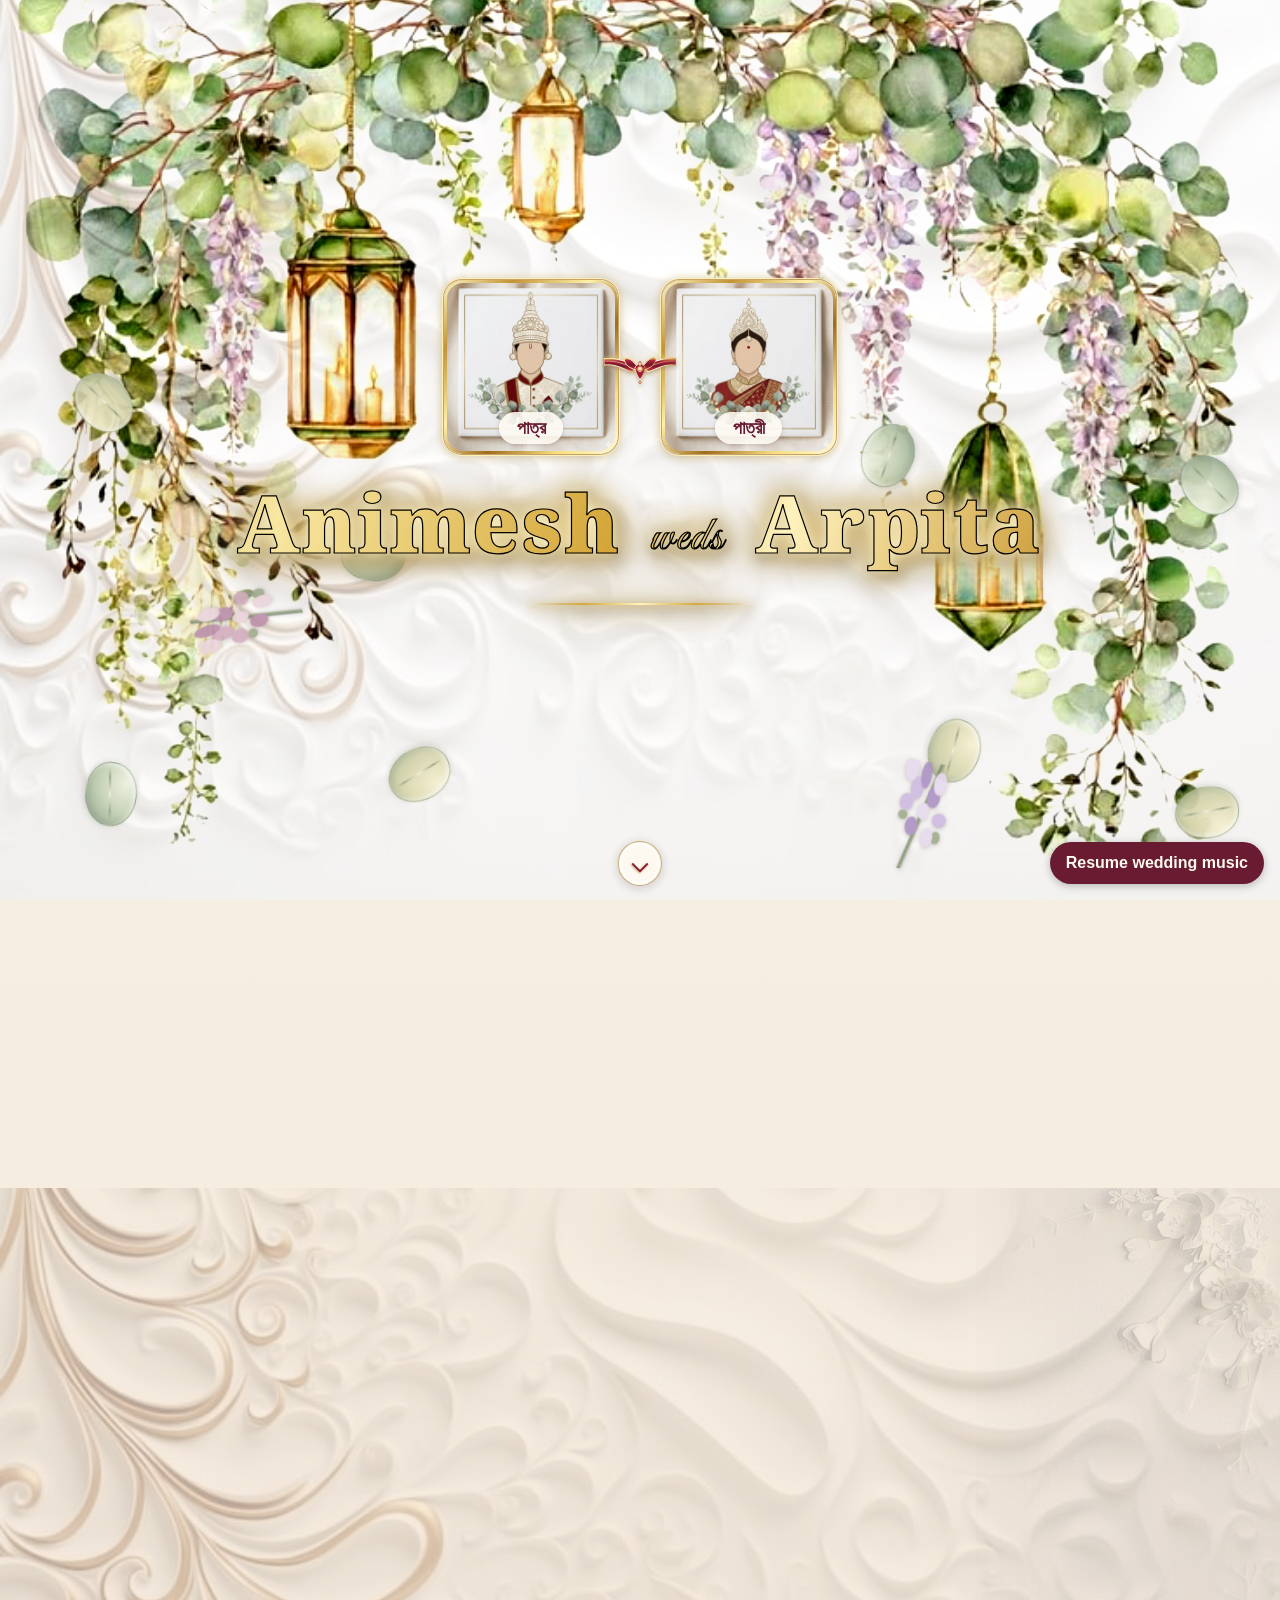
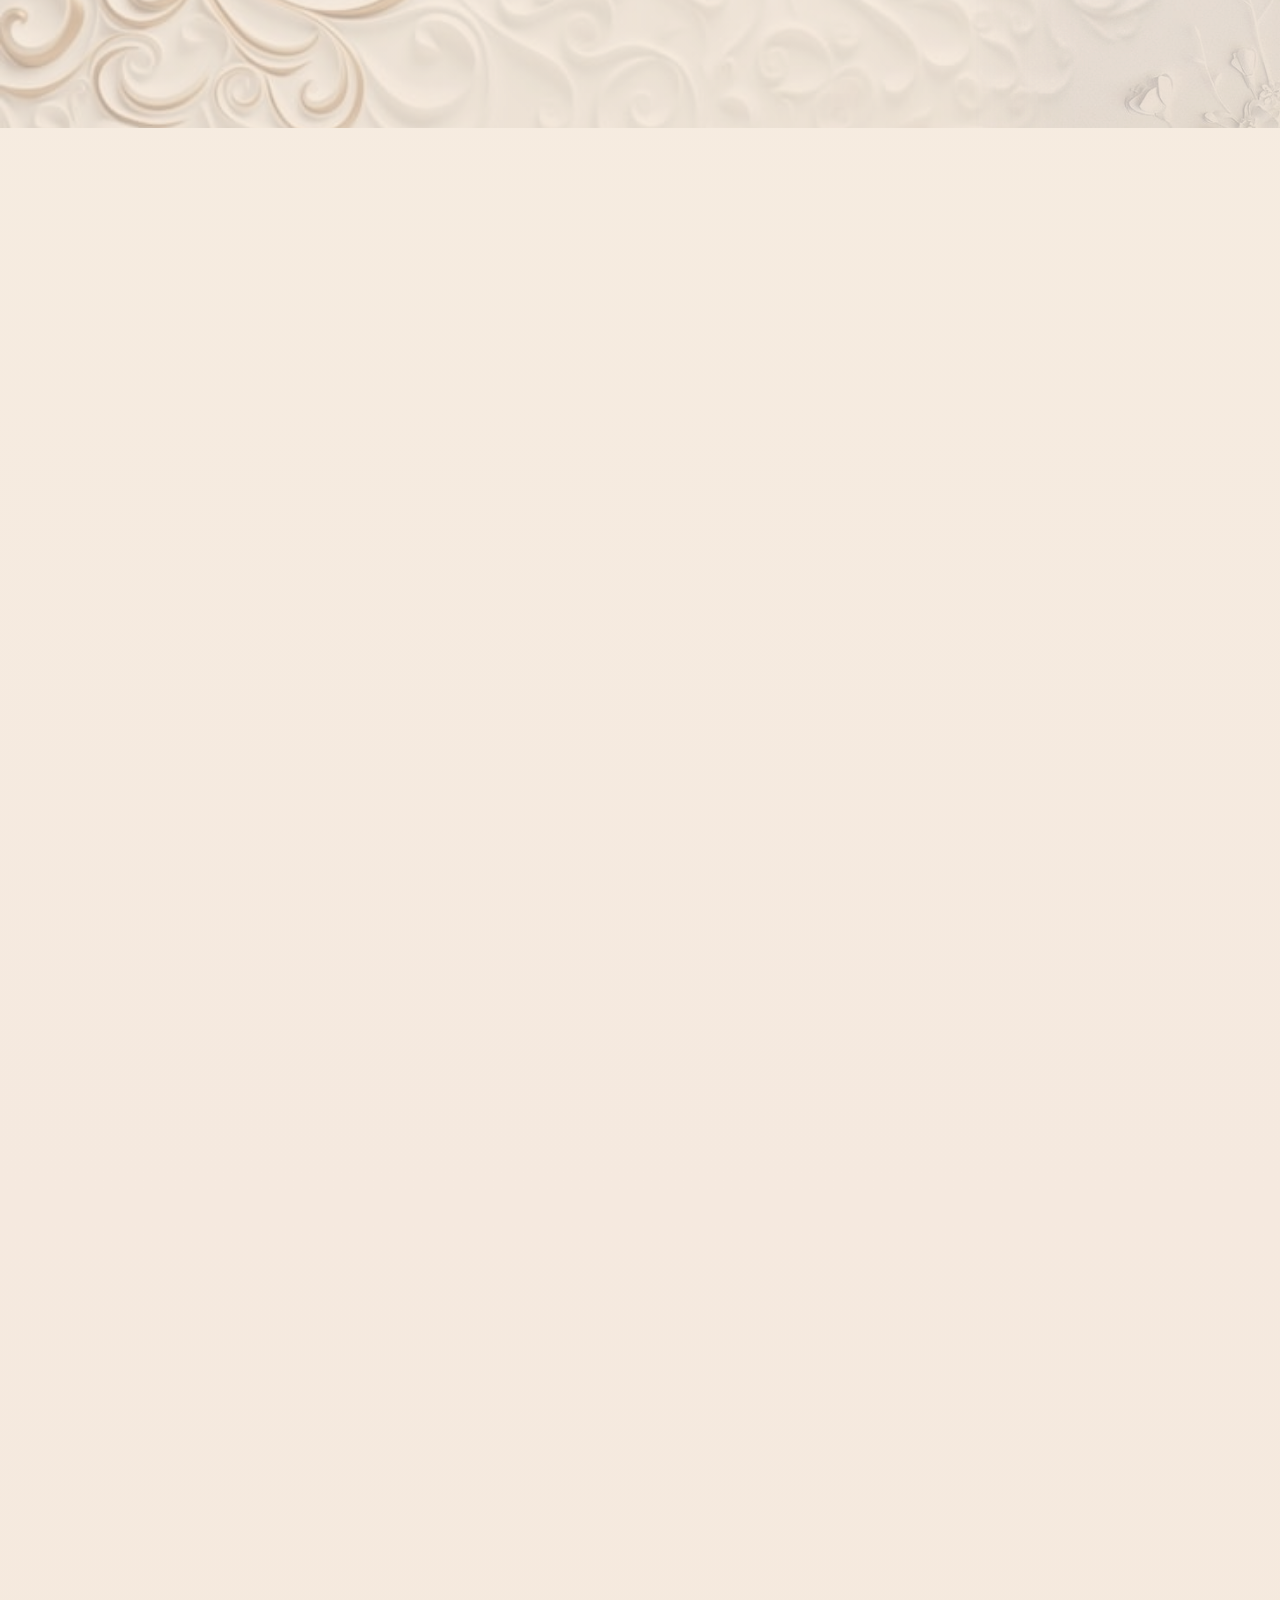
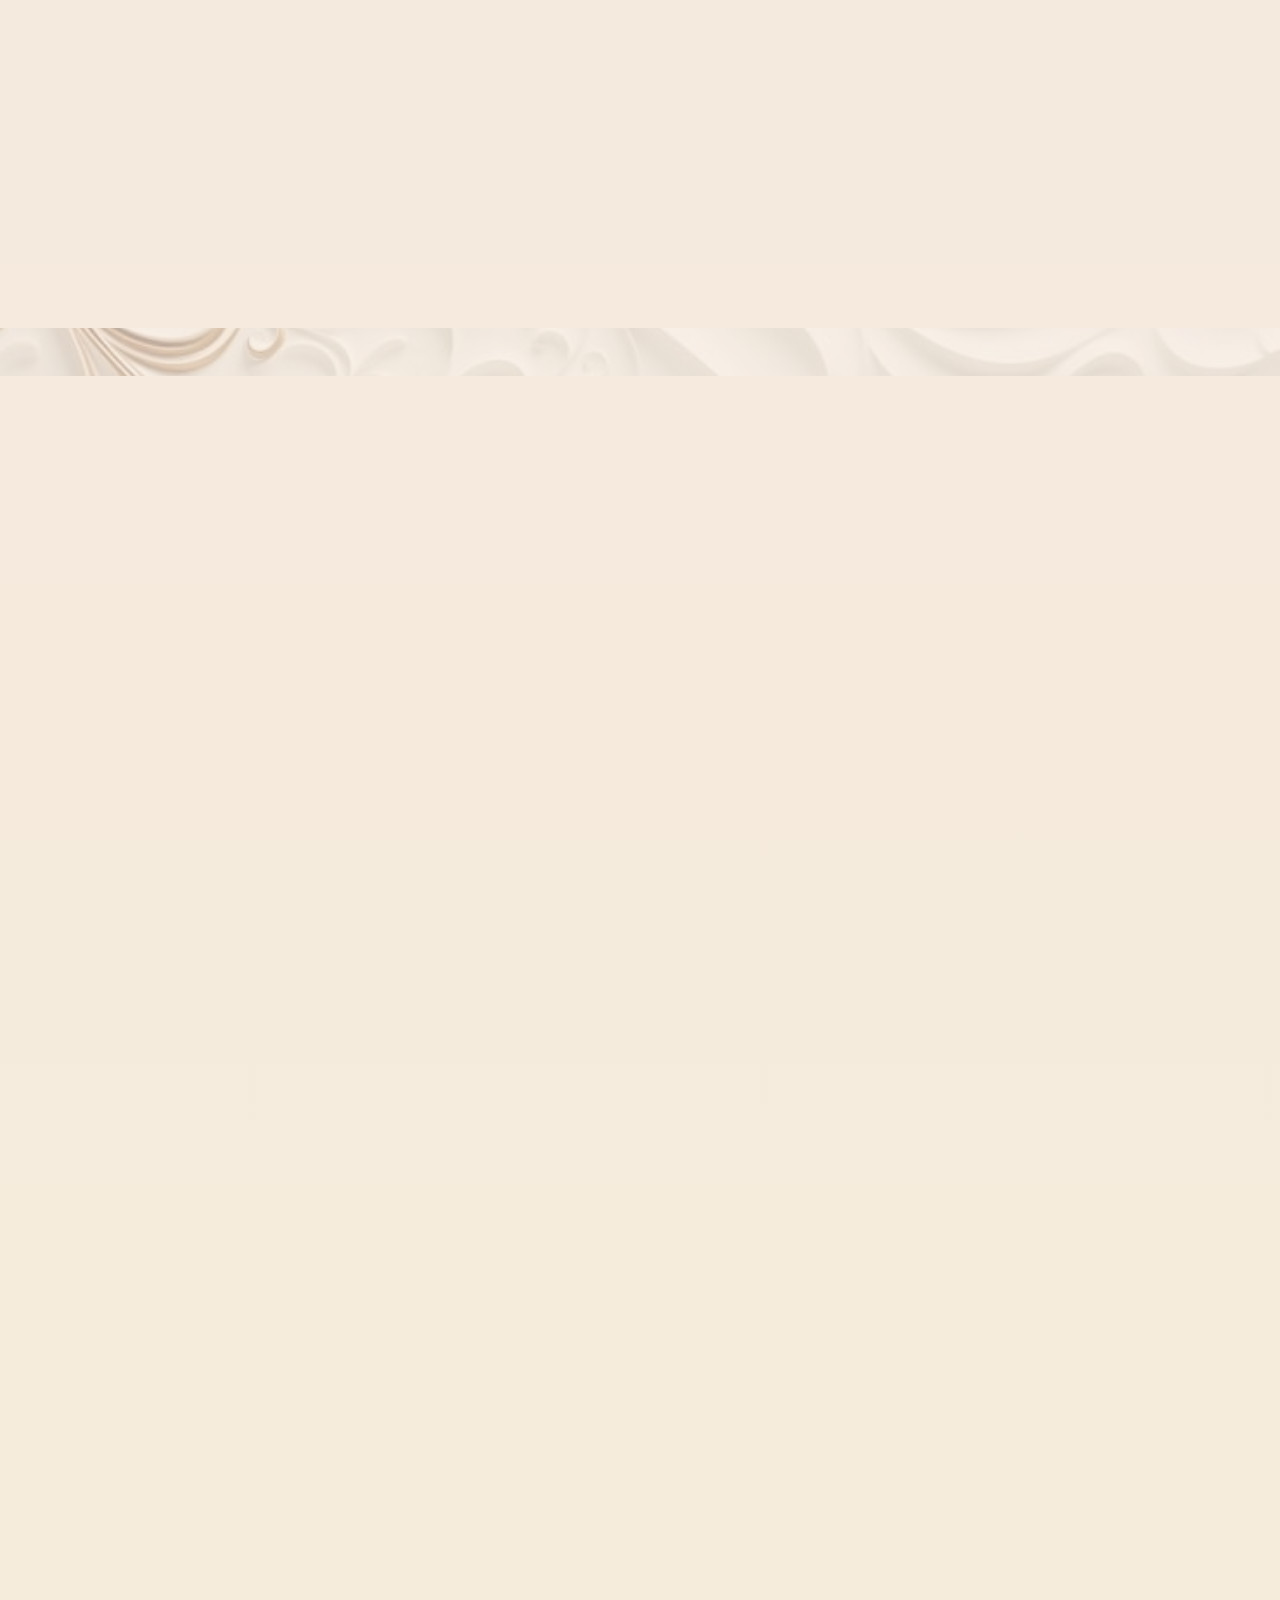
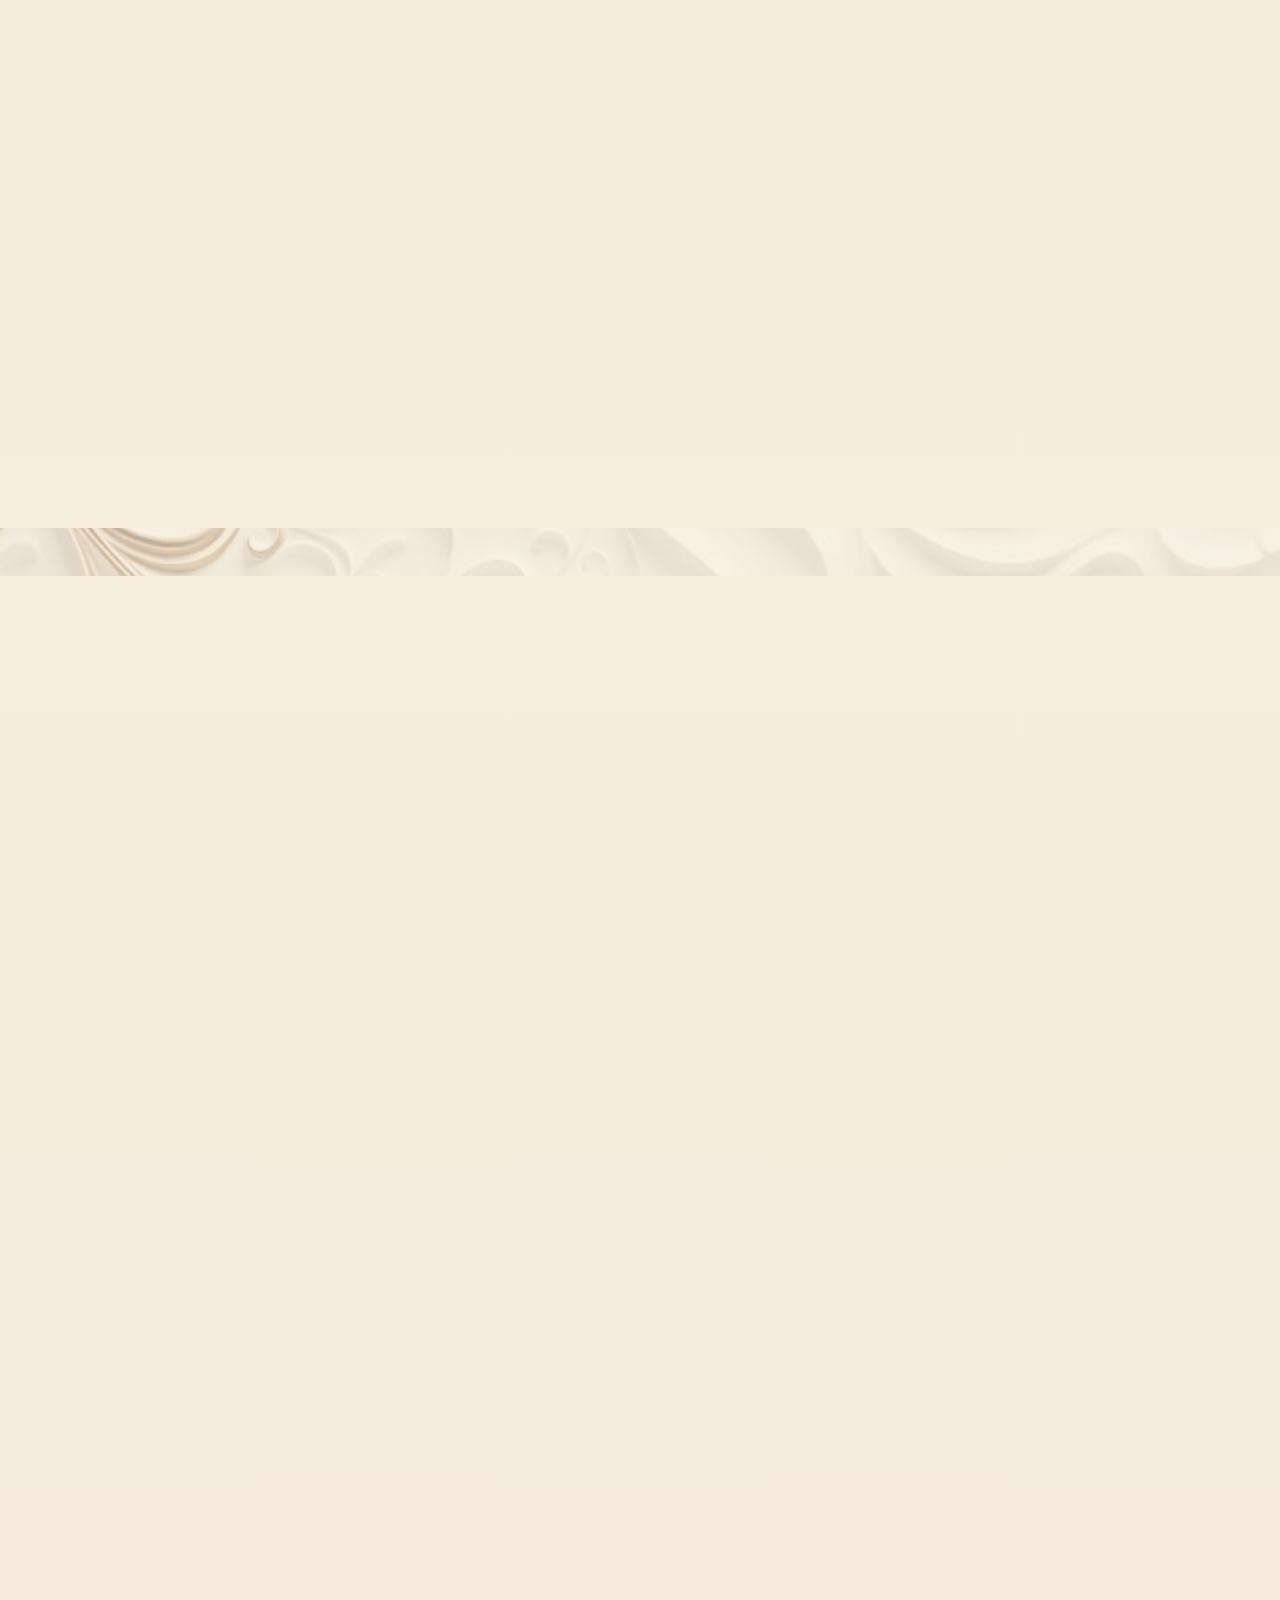
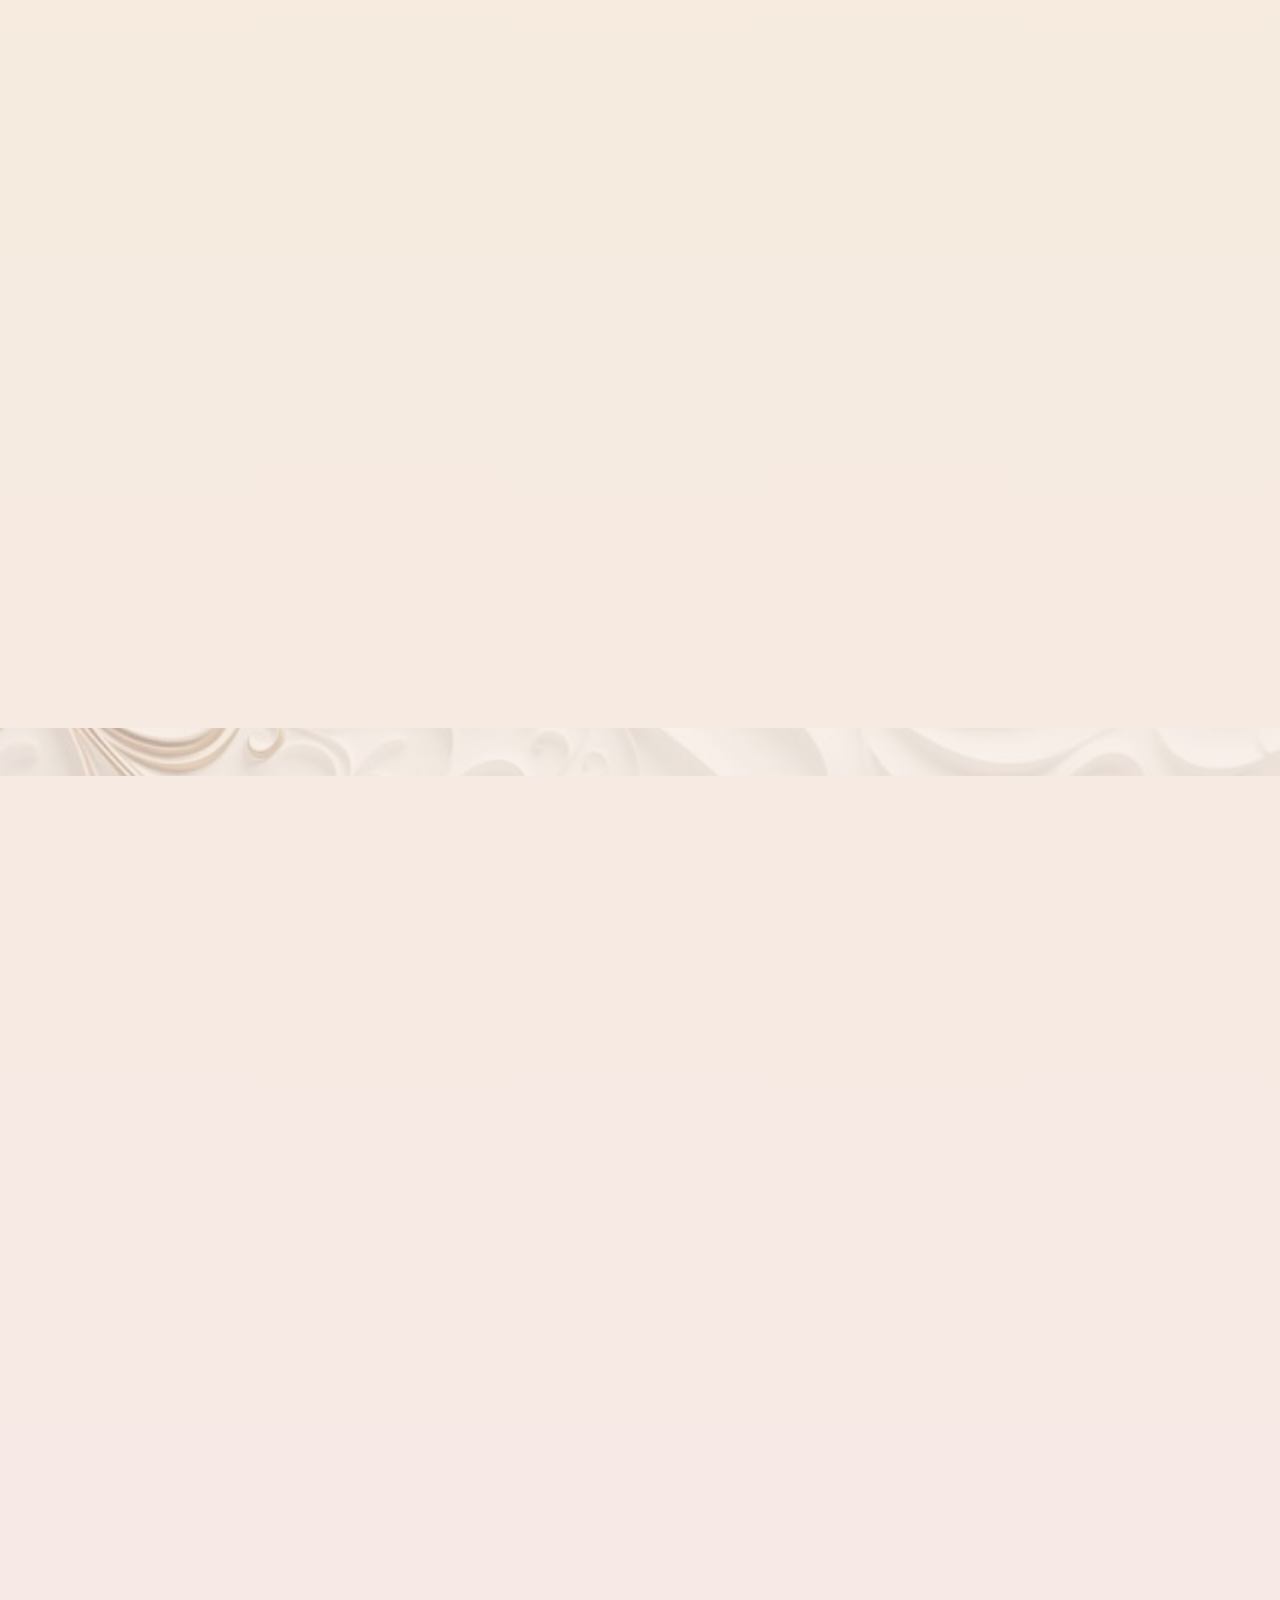
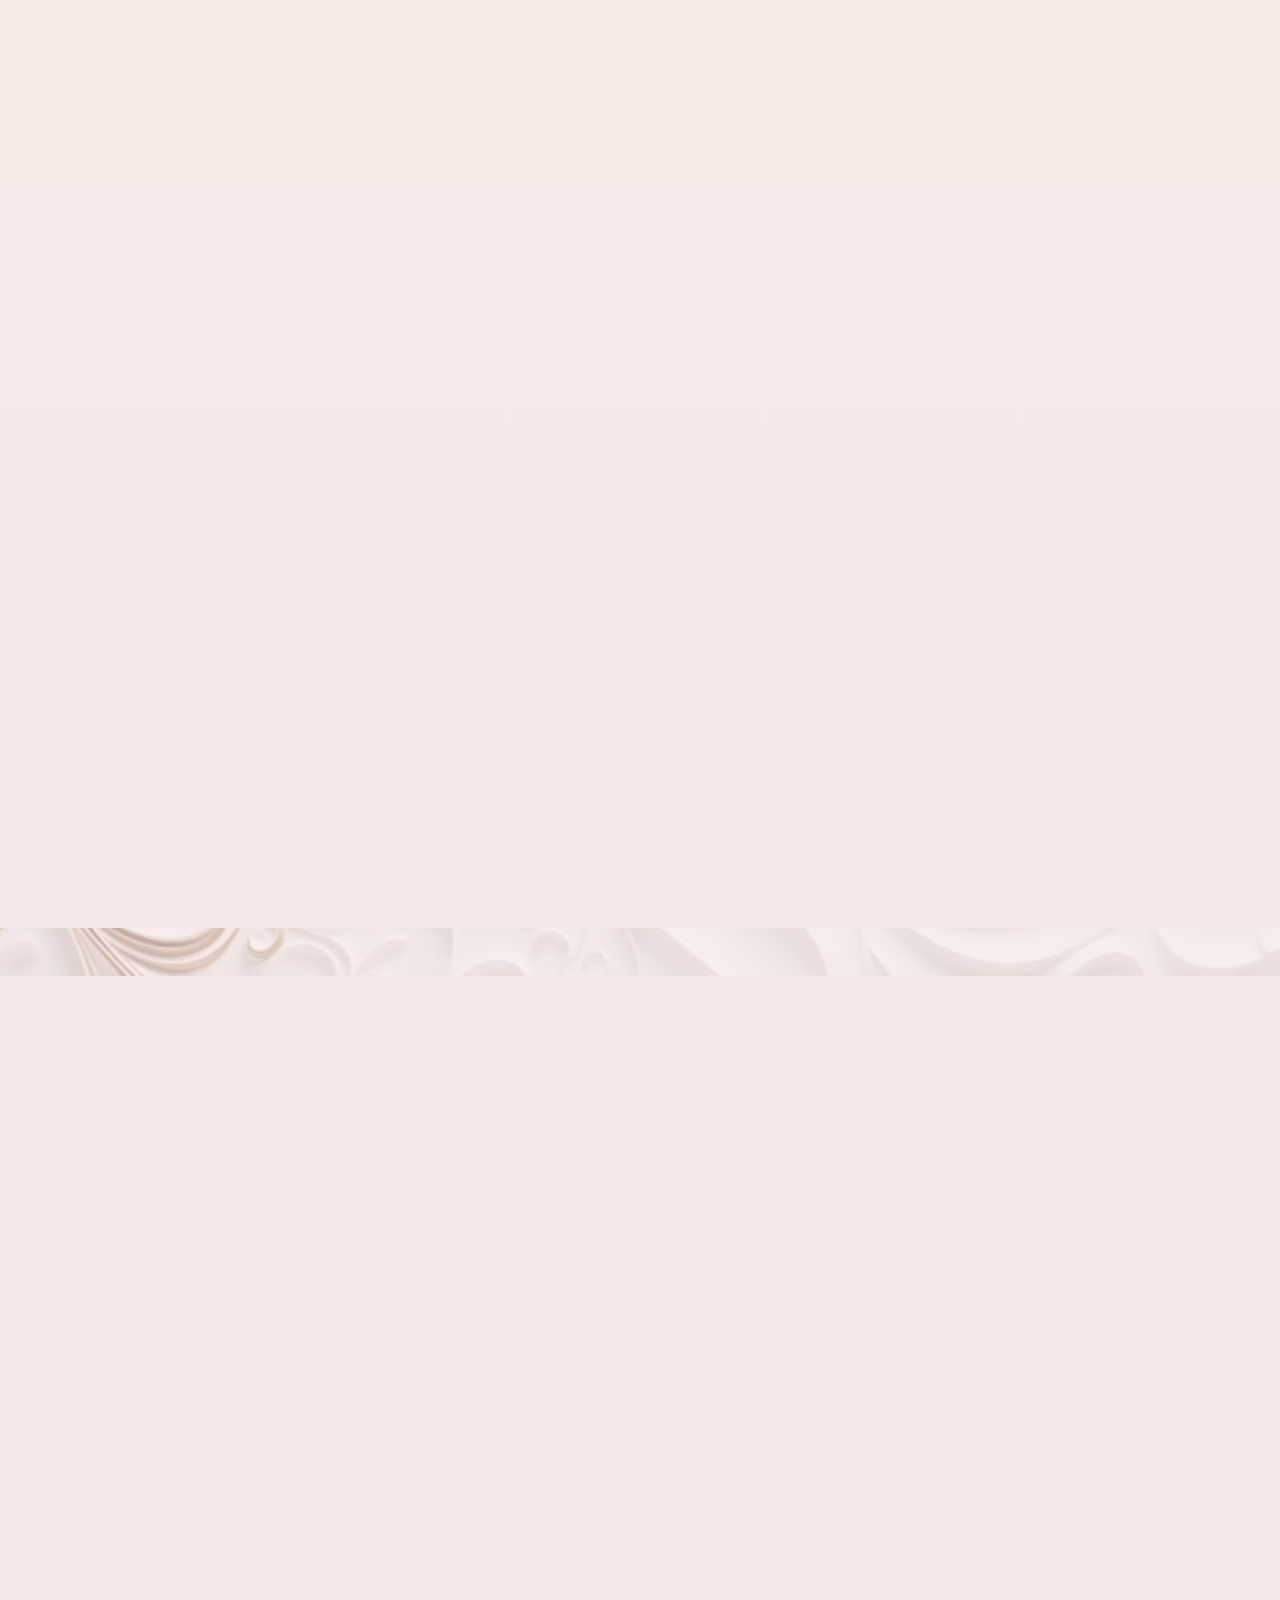
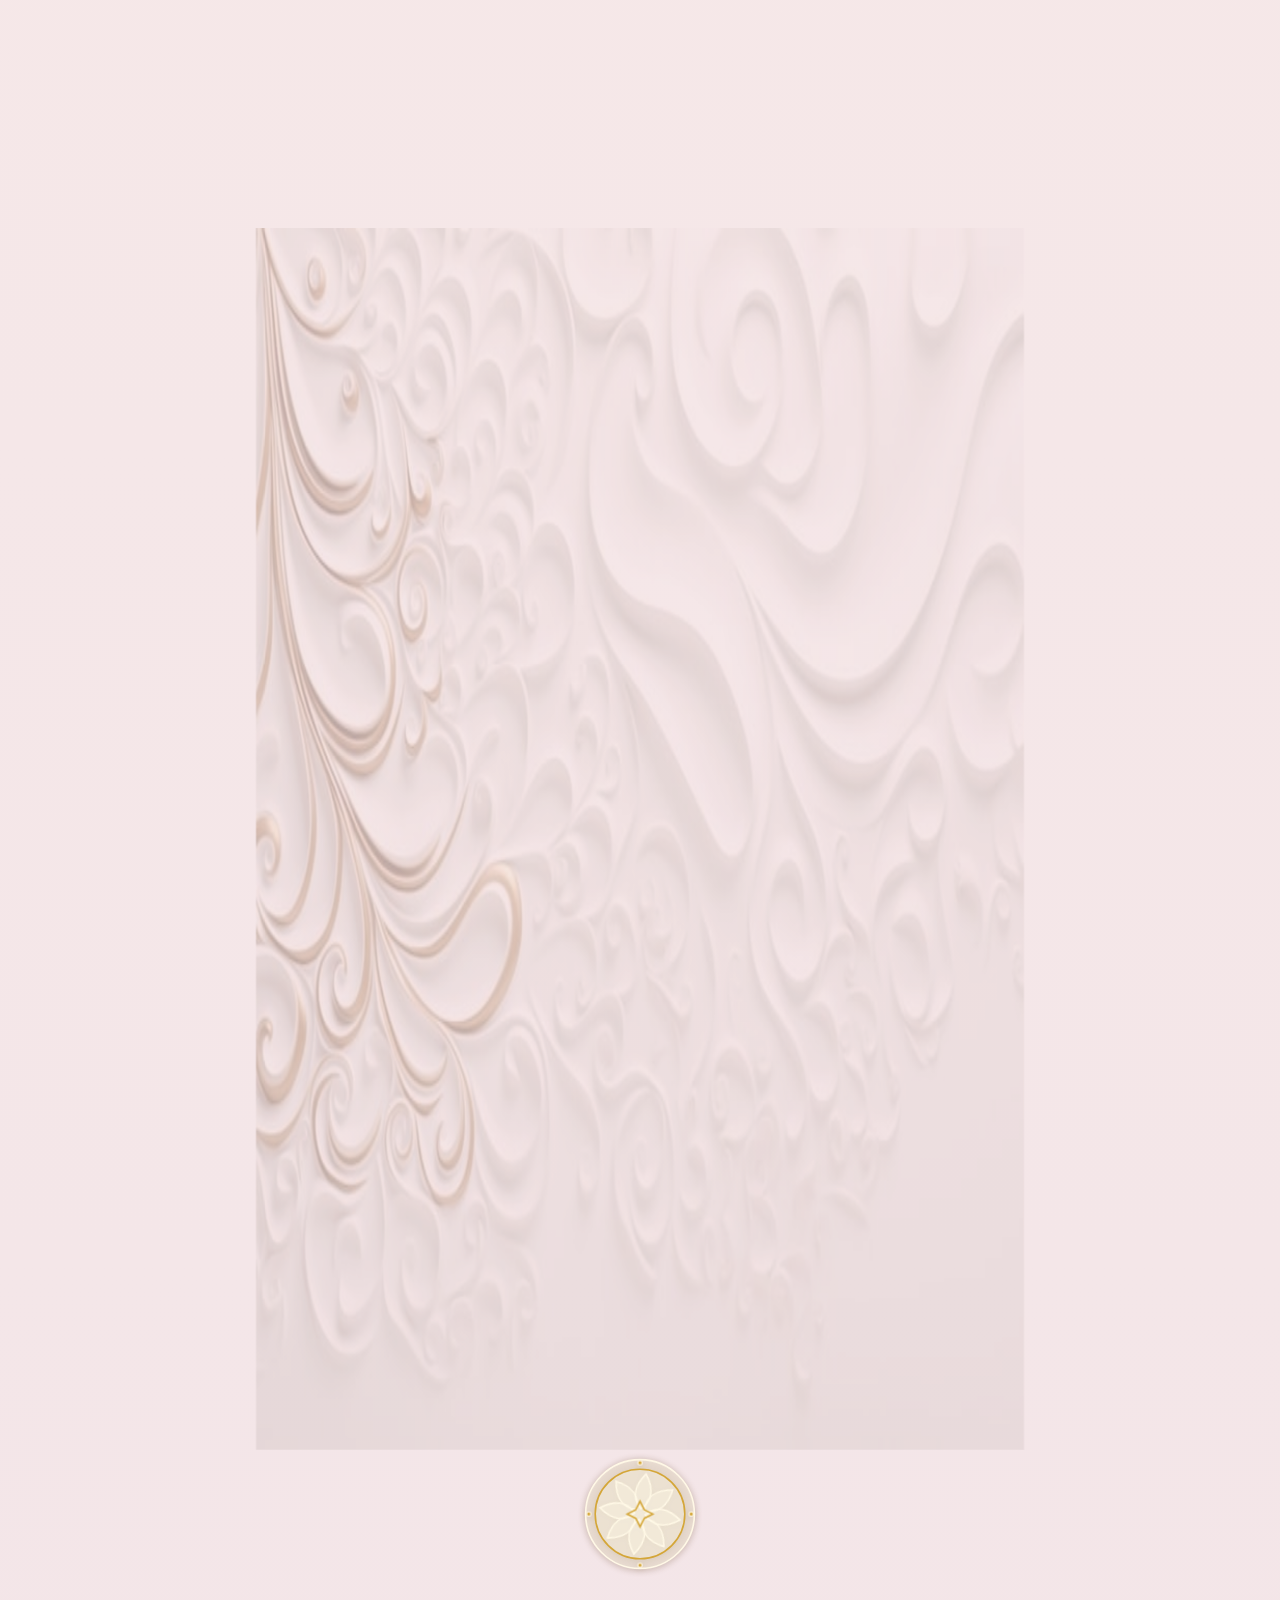
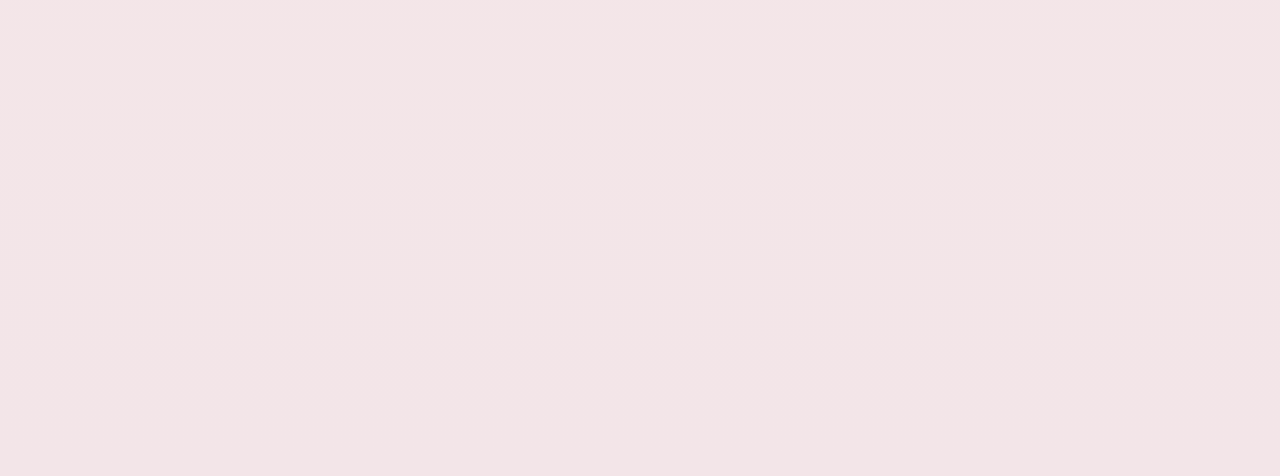
<file: index3.html>
<!DOCTYPE html>
<html lang="en">
<head>
    <meta charset="UTF-8">
    <meta http-equiv="refresh" content="0; url=index.html">
    <meta name="viewport" content="width=device-width, initial-scale=1.0">
    <title>Wedding invitation moved</title>
</head>
<body>
    <p>The wedding invitation has moved. <a href="index.html">Open the invitation</a>.</p>
</body>
</html>
</file>
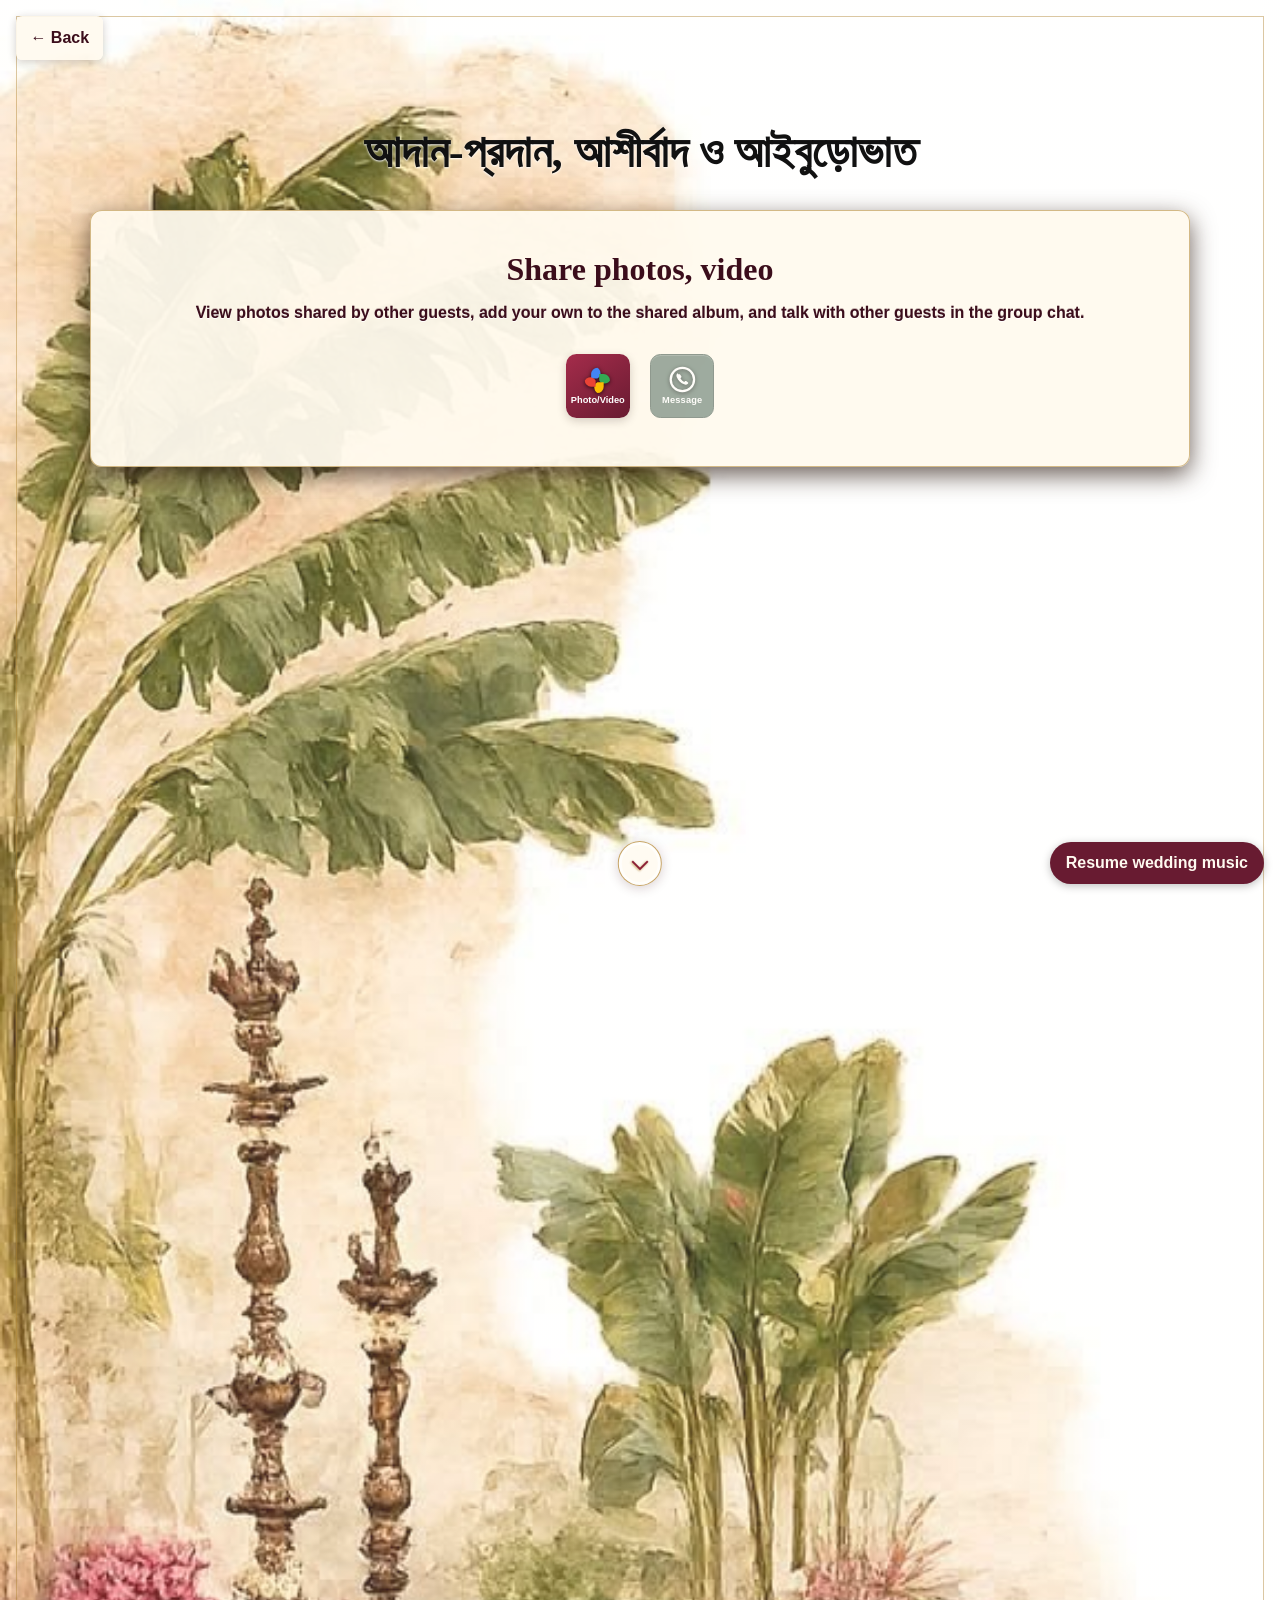
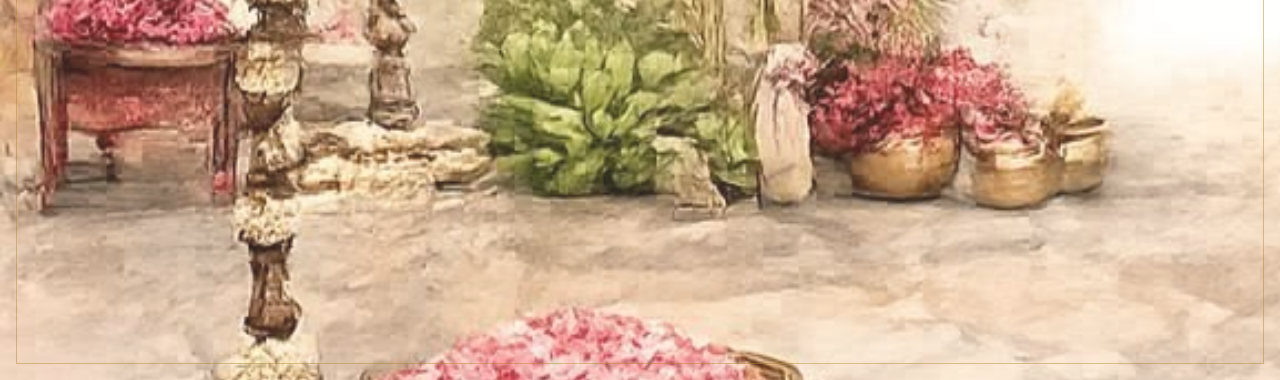
<file: pages/adan-pradan.html>
<!DOCTYPE html>
<html lang="bn">
<head>
    <meta charset="UTF-8">
    <meta name="viewport" content="width=device-width, initial-scale=1.0">
    <title>আদান-প্রদান, আশীর্বাদ ও আইবুড়োভাত | Animesh &amp; Arpita Wedding</title>
    <link rel="stylesheet" href="../assets/css/style.css">
    <link rel="stylesheet" href="../assets/css/ceremony-page.css">
<link rel="stylesheet" href="../assets/css/premium.css">
</head>
<body class="ceremony-detail-page">
    <a class="ceremony-back-link" href="../index.html#adan-pradan">← Back</a>
    <main class="ceremony-file-page aiburo-bhaat-section" aria-label="আদান-প্রদান, আশীর্বাদ ও আইবুড়োভাত">
        <header class="ceremony-file-heading">
            <h1>আদান-প্রদান, আশীর্বাদ ও আইবুড়োভাত</h1>
        </header>
        <section class="ceremony-extra-content" aria-label="Additional ceremony details">
            <section class="ceremony-photo-gallery" aria-labelledby="photo-gallery-title">
                <h2 id="photo-gallery-title">Share photos, video</h2>
                <p class="ceremony-photo-gallery-description">View photos shared by other guests, add your own to the shared album, and talk with other guests in the group chat.</p>
                <a class="ceremony-photo-gallery-link" href="https://photos.app.goo.gl/CdMu52KywsavvXfi7" aria-label="Share photos and videos on Google Photos">
                    <svg class="ceremony-photo-gallery-icon" viewBox="0 0 32 32" aria-hidden="true">
                        <path fill="#4285F4" d="M16 2a7 7 0 0 0-7 7v5h7a7 7 0 0 0 0-12Z"/>
                        <path fill="#34A853" d="M30 16a7 7 0 0 0-7-7h-5v7a7 7 0 0 0 12 0Z"/>
                        <path fill="#FBBC04" d="M16 30a7 7 0 0 0 7-7v-5h-7a7 7 0 0 0 0 12Z"/>
                        <path fill="#EA4335" d="M2 16a7 7 0 0 0 7 7h5v-7A7 7 0 0 0 2 16Z"/>
                    </svg>
                    <span>Photo/Video</span>
                </a>
                <a class="wedding-chat-link wedding-chat-unavailable ceremony-chat-link" href="message-error.html" aria-label="Message guests on WhatsApp, currently unavailable">
                    <svg class="wedding-chat-icon" viewBox="0 0 32 32" aria-hidden="true">
                        <circle cx="16" cy="15" r="13" fill="none" stroke="currentColor" stroke-width="2.5"/>
                        <path d="M7 25l1.5-5M12 9.5c.5-.6 1.2-.5 1.6.1l1.2 1.8c.3.5.2 1-.2 1.4l-.8.8c1 1.8 2.4 3.2 4.2 4.2l.8-.8c.4-.4.9-.5 1.4-.2l1.8 1.2c.6.4.7 1.1.1 1.6-1.1 1.1-2.6 1.4-4.1.8-3.8-1.5-6.8-4.5-8.3-8.3-.6-1.5-.3-3 .8-4.1Z" fill="currentColor"/>
                    </svg>
                    <span>Message</span>
                </a>
            </section>
        </section>
    </main>
    <div id="persistent-music-player">
        <audio id="wedding-music" class="wedding-music-player" src="../assets/audio/wedding-shehnai.mp3" preload="metadata" aria-label="Wedding shehnai music" hidden></audio>
        <span id="music-player-status" class="music-player-status" role="status" aria-live="polite"></span>
    </div>
    <script src="../assets/js/scroll-cue.js" defer></script>
    <script src="../assets/js/music.js" defer></script>
    <script src="../assets/js/premium.js" defer></script>
</body>
</html>
</file>
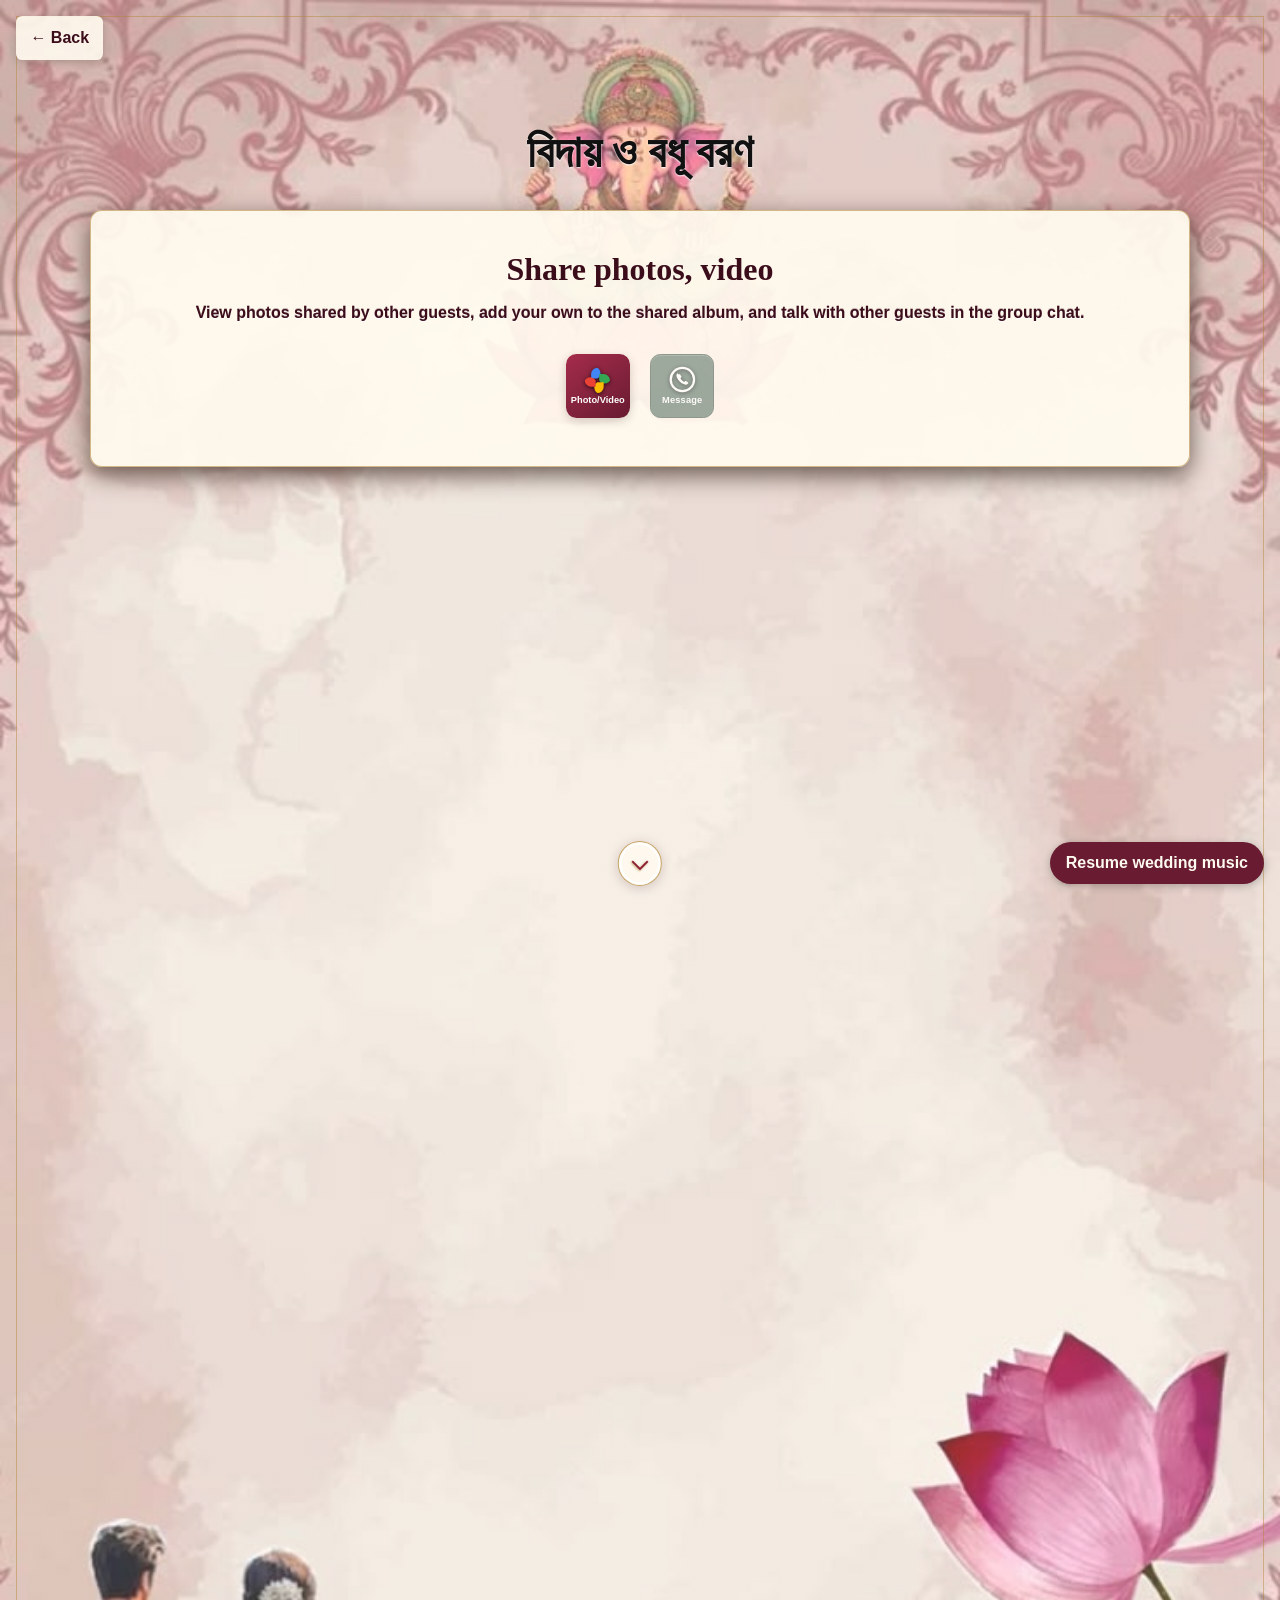
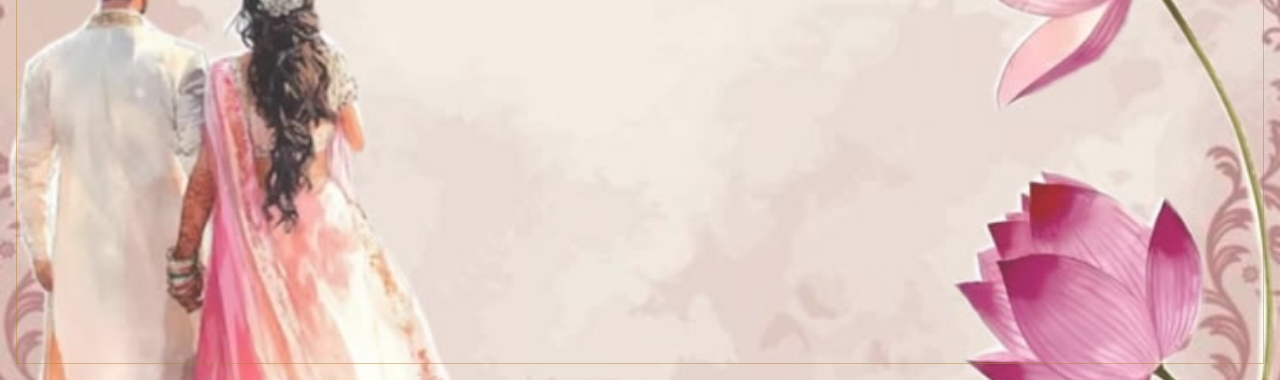
<file: pages/biday.html>
<!DOCTYPE html>
<html lang="bn">
<head>
    <meta charset="UTF-8">
    <meta name="viewport" content="width=device-width, initial-scale=1.0">
    <title>বিদায় ও বধূ বরণ | Animesh &amp; Arpita Wedding</title>
    <link rel="stylesheet" href="../assets/css/style.css">
    <link rel="stylesheet" href="../assets/css/ceremony-page.css">
<link rel="stylesheet" href="../assets/css/premium.css">
</head>
<body class="ceremony-detail-page">
    <a class="ceremony-back-link" href="../index.html#biday">← Back</a>
    <main class="ceremony-file-page biday-section" aria-label="বিদায় ও বধূ বরণ">
        <header class="ceremony-file-heading">
            <h1>বিদায় ও বধূ বরণ</h1>
        </header>
        <section class="ceremony-extra-content" aria-label="Additional ceremony details">
            <section class="ceremony-photo-gallery" aria-labelledby="photo-gallery-title">
                <h2 id="photo-gallery-title">Share photos, video</h2>
                <p class="ceremony-photo-gallery-description">View photos shared by other guests, add your own to the shared album, and talk with other guests in the group chat.</p>
                <a class="ceremony-photo-gallery-link" href="https://photos.app.goo.gl/CdMu52KywsavvXfi7" aria-label="Share photos and videos on Google Photos">
                    <svg class="ceremony-photo-gallery-icon" viewBox="0 0 32 32" aria-hidden="true">
                        <path fill="#4285F4" d="M16 2a7 7 0 0 0-7 7v5h7a7 7 0 0 0 0-12Z"/>
                        <path fill="#34A853" d="M30 16a7 7 0 0 0-7-7h-5v7a7 7 0 0 0 12 0Z"/>
                        <path fill="#FBBC04" d="M16 30a7 7 0 0 0 7-7v-5h-7a7 7 0 0 0 0 12Z"/>
                        <path fill="#EA4335" d="M2 16a7 7 0 0 0 7 7h5v-7A7 7 0 0 0 2 16Z"/>
                    </svg>
                    <span>Photo/Video</span>
                </a>
                <a class="wedding-chat-link wedding-chat-unavailable ceremony-chat-link" href="message-error.html" aria-label="Message guests on WhatsApp, currently unavailable">
                    <svg class="wedding-chat-icon" viewBox="0 0 32 32" aria-hidden="true">
                        <circle cx="16" cy="15" r="13" fill="none" stroke="currentColor" stroke-width="2.5"/>
                        <path d="M7 25l1.5-5M12 9.5c.5-.6 1.2-.5 1.6.1l1.2 1.8c.3.5.2 1-.2 1.4l-.8.8c1 1.8 2.4 3.2 4.2 4.2l.8-.8c.4-.4.9-.5 1.4-.2l1.8 1.2c.6.4.7 1.1.1 1.6-1.1 1.1-2.6 1.4-4.1.8-3.8-1.5-6.8-4.5-8.3-8.3-.6-1.5-.3-3 .8-4.1Z" fill="currentColor"/>
                    </svg>
                    <span>Message</span>
                </a>
            </section>
        </section>
    </main>
    <div id="persistent-music-player">
        <audio id="wedding-music" class="wedding-music-player" src="../assets/audio/wedding-shehnai.mp3" preload="metadata" aria-label="Wedding shehnai music" hidden></audio>
        <span id="music-player-status" class="music-player-status" role="status" aria-live="polite"></span>
    </div>
    <script src="../assets/js/scroll-cue.js" defer></script>
    <script src="../assets/js/music.js" defer></script>
    <script src="../assets/js/premium.js" defer></script>
</body>
</html>
</file>
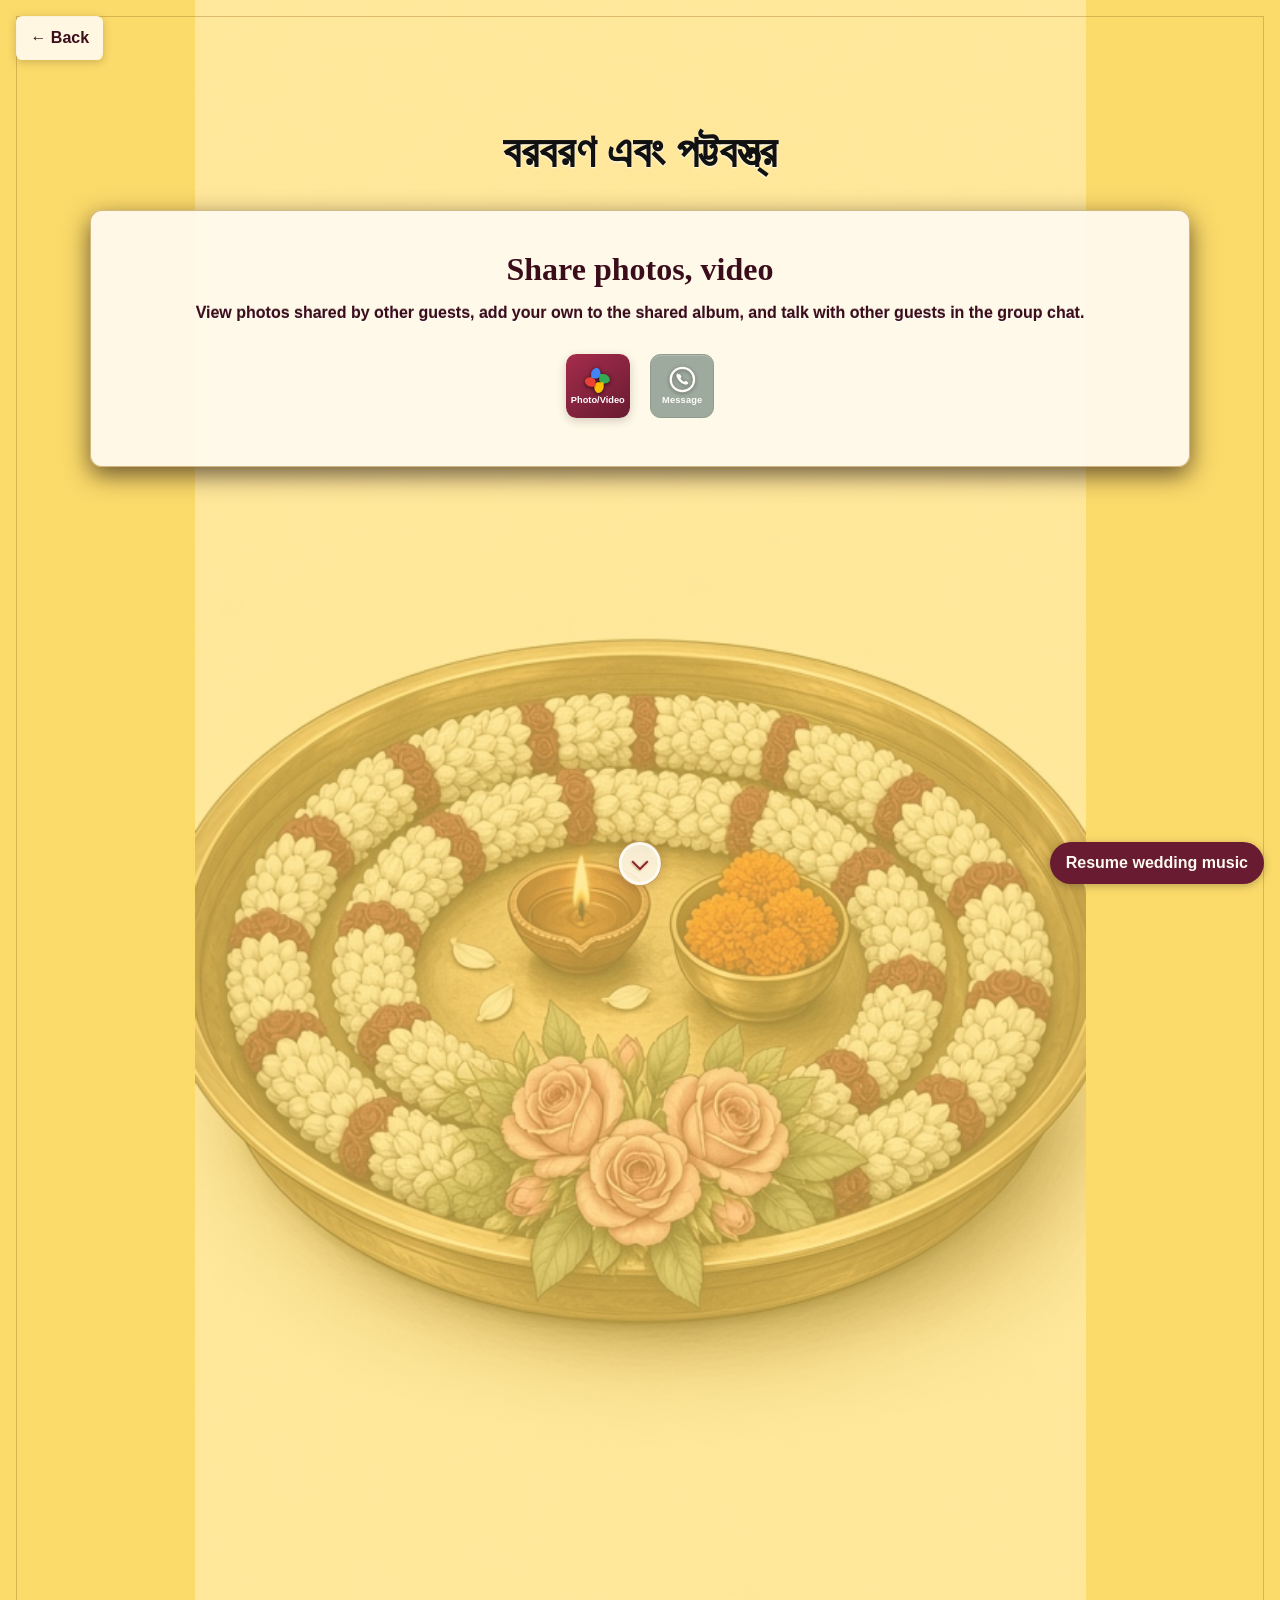
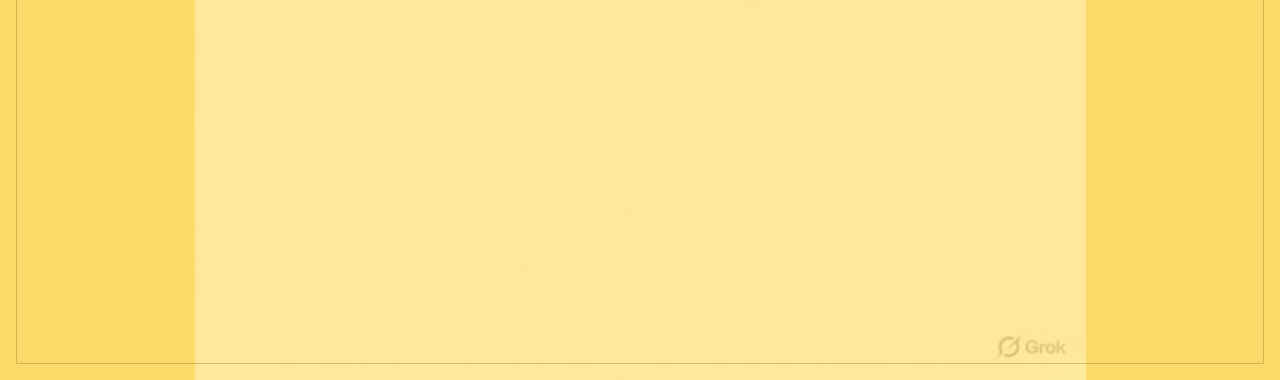
<file: pages/bor-boron.html>
<!DOCTYPE html>
<html lang="bn">
<head>
    <meta charset="UTF-8">
    <meta name="viewport" content="width=device-width, initial-scale=1.0">
    <title>বরবরণ এবং পট্টবস্ত্র | Animesh &amp; Arpita Wedding</title>
    <link rel="stylesheet" href="../assets/css/style.css">
    <link rel="stylesheet" href="../assets/css/ceremony-page.css">
<link rel="stylesheet" href="../assets/css/premium.css">
</head>
<body class="ceremony-detail-page">
    <a class="ceremony-back-link" href="../index.html#bor-boron">← Back</a>
    <main class="ceremony-file-page bor-boron-section" aria-label="বরবরণ এবং পট্টবস্ত্র">
        <header class="ceremony-file-heading">
            <h1>বরবরণ এবং পট্টবস্ত্র</h1>
        </header>
        <section class="ceremony-extra-content" aria-label="Additional ceremony details">
            <section class="ceremony-photo-gallery" aria-labelledby="photo-gallery-title">
                <h2 id="photo-gallery-title">Share photos, video</h2>
                <p class="ceremony-photo-gallery-description">View photos shared by other guests, add your own to the shared album, and talk with other guests in the group chat.</p>
                <a class="ceremony-photo-gallery-link" href="https://photos.app.goo.gl/CdMu52KywsavvXfi7" aria-label="Share photos and videos on Google Photos">
                    <svg class="ceremony-photo-gallery-icon" viewBox="0 0 32 32" aria-hidden="true">
                        <path fill="#4285F4" d="M16 2a7 7 0 0 0-7 7v5h7a7 7 0 0 0 0-12Z"/>
                        <path fill="#34A853" d="M30 16a7 7 0 0 0-7-7h-5v7a7 7 0 0 0 12 0Z"/>
                        <path fill="#FBBC04" d="M16 30a7 7 0 0 0 7-7v-5h-7a7 7 0 0 0 0 12Z"/>
                        <path fill="#EA4335" d="M2 16a7 7 0 0 0 7 7h5v-7A7 7 0 0 0 2 16Z"/>
                    </svg>
                    <span>Photo/Video</span>
                </a>
                <a class="wedding-chat-link wedding-chat-unavailable ceremony-chat-link" href="message-error.html" aria-label="Message guests on WhatsApp, currently unavailable">
                    <svg class="wedding-chat-icon" viewBox="0 0 32 32" aria-hidden="true">
                        <circle cx="16" cy="15" r="13" fill="none" stroke="currentColor" stroke-width="2.5"/>
                        <path d="M7 25l1.5-5M12 9.5c.5-.6 1.2-.5 1.6.1l1.2 1.8c.3.5.2 1-.2 1.4l-.8.8c1 1.8 2.4 3.2 4.2 4.2l.8-.8c.4-.4.9-.5 1.4-.2l1.8 1.2c.6.4.7 1.1.1 1.6-1.1 1.1-2.6 1.4-4.1.8-3.8-1.5-6.8-4.5-8.3-8.3-.6-1.5-.3-3 .8-4.1Z" fill="currentColor"/>
                    </svg>
                    <span>Message</span>
                </a>
            </section>
        </section>
    </main>
    <div id="persistent-music-player">
        <audio id="wedding-music" class="wedding-music-player" src="../assets/audio/wedding-shehnai.mp3" preload="metadata" aria-label="Wedding shehnai music" hidden></audio>
        <span id="music-player-status" class="music-player-status" role="status" aria-live="polite"></span>
    </div>
    <script src="../assets/js/scroll-cue.js" defer></script>
    <script src="../assets/js/music.js" defer></script>
    <script src="../assets/js/premium.js" defer></script>
</body>
</html>
</file>
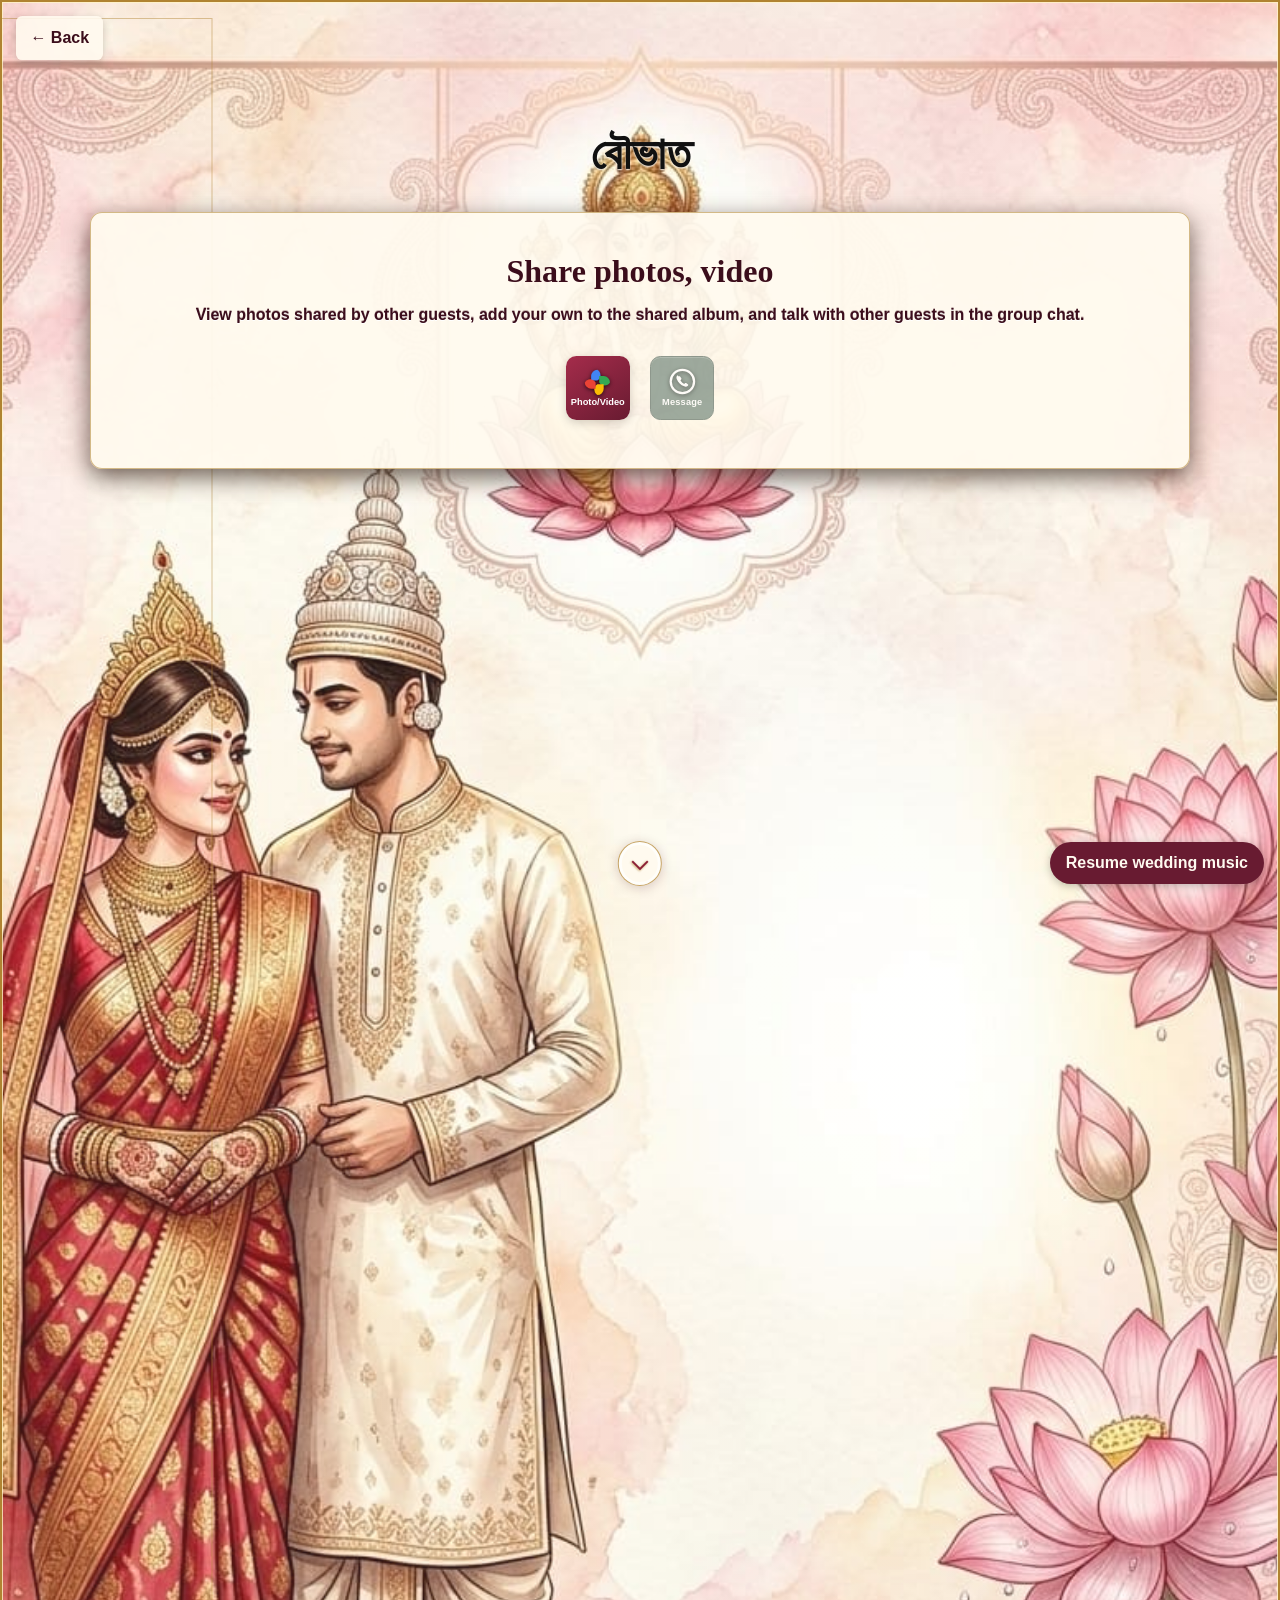
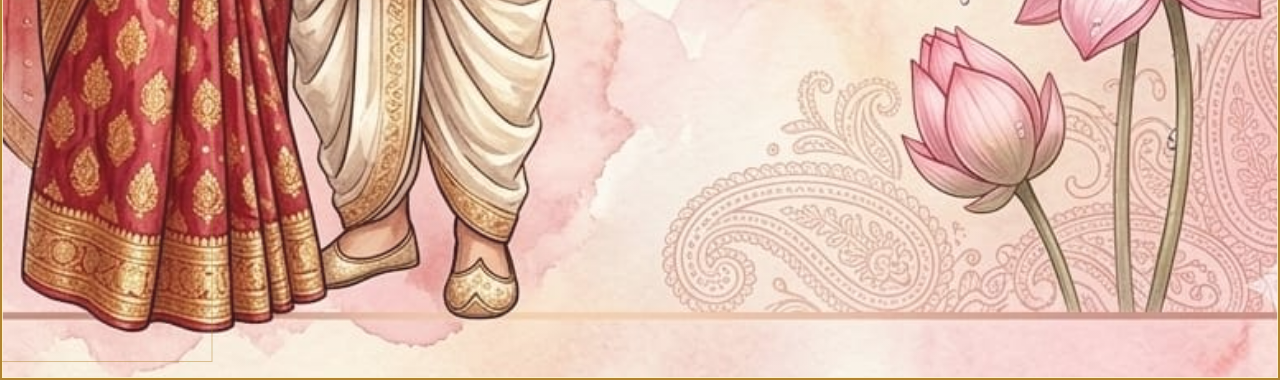
<file: pages/bou-bhat.html>
<!DOCTYPE html>
<html lang="bn">
<head>
    <meta charset="UTF-8">
    <meta name="viewport" content="width=device-width, initial-scale=1.0">
    <title>বৌভাত | Animesh &amp; Arpita Wedding</title>
    <link rel="stylesheet" href="../assets/css/style.css">
    <link rel="stylesheet" href="../assets/css/ceremony-page.css">
<link rel="stylesheet" href="../assets/css/premium.css">
</head>
<body class="ceremony-detail-page">
    <a class="ceremony-back-link" href="../index.html#bou-bhat">← Back</a>
    <main class="ceremony-file-page bou-bhat" aria-label="বৌভাত">
        <header class="ceremony-file-heading">
            <h1>বৌভাত</h1>
        </header>
        <section class="ceremony-extra-content" aria-label="Additional ceremony details">
            <section class="ceremony-photo-gallery" aria-labelledby="photo-gallery-title">
                <h2 id="photo-gallery-title">Share photos, video</h2>
                <p class="ceremony-photo-gallery-description">View photos shared by other guests, add your own to the shared album, and talk with other guests in the group chat.</p>
                <a class="ceremony-photo-gallery-link" href="https://photos.app.goo.gl/CdMu52KywsavvXfi7" aria-label="Share photos and videos on Google Photos">
                    <svg class="ceremony-photo-gallery-icon" viewBox="0 0 32 32" aria-hidden="true">
                        <path fill="#4285F4" d="M16 2a7 7 0 0 0-7 7v5h7a7 7 0 0 0 0-12Z"/>
                        <path fill="#34A853" d="M30 16a7 7 0 0 0-7-7h-5v7a7 7 0 0 0 12 0Z"/>
                        <path fill="#FBBC04" d="M16 30a7 7 0 0 0 7-7v-5h-7a7 7 0 0 0 0 12Z"/>
                        <path fill="#EA4335" d="M2 16a7 7 0 0 0 7 7h5v-7A7 7 0 0 0 2 16Z"/>
                    </svg>
                    <span>Photo/Video</span>
                </a>
                <a class="wedding-chat-link wedding-chat-unavailable ceremony-chat-link" href="message-error.html" aria-label="Message guests on WhatsApp, currently unavailable">
                    <svg class="wedding-chat-icon" viewBox="0 0 32 32" aria-hidden="true">
                        <circle cx="16" cy="15" r="13" fill="none" stroke="currentColor" stroke-width="2.5"/>
                        <path d="M7 25l1.5-5M12 9.5c.5-.6 1.2-.5 1.6.1l1.2 1.8c.3.5.2 1-.2 1.4l-.8.8c1 1.8 2.4 3.2 4.2 4.2l.8-.8c.4-.4.9-.5 1.4-.2l1.8 1.2c.6.4.7 1.1.1 1.6-1.1 1.1-2.6 1.4-4.1.8-3.8-1.5-6.8-4.5-8.3-8.3-.6-1.5-.3-3 .8-4.1Z" fill="currentColor"/>
                    </svg>
                    <span>Message</span>
                </a>
            </section>
        </section>
    </main>
    <div id="persistent-music-player">
        <audio id="wedding-music" class="wedding-music-player" src="../assets/audio/wedding-shehnai.mp3" preload="metadata" aria-label="Wedding shehnai music" hidden></audio>
        <span id="music-player-status" class="music-player-status" role="status" aria-live="polite"></span>
    </div>
    <script src="../assets/js/scroll-cue.js" defer></script>
    <script src="../assets/js/music.js" defer></script>
    <script src="../assets/js/premium.js" defer></script>
</body>
</html>
</file>
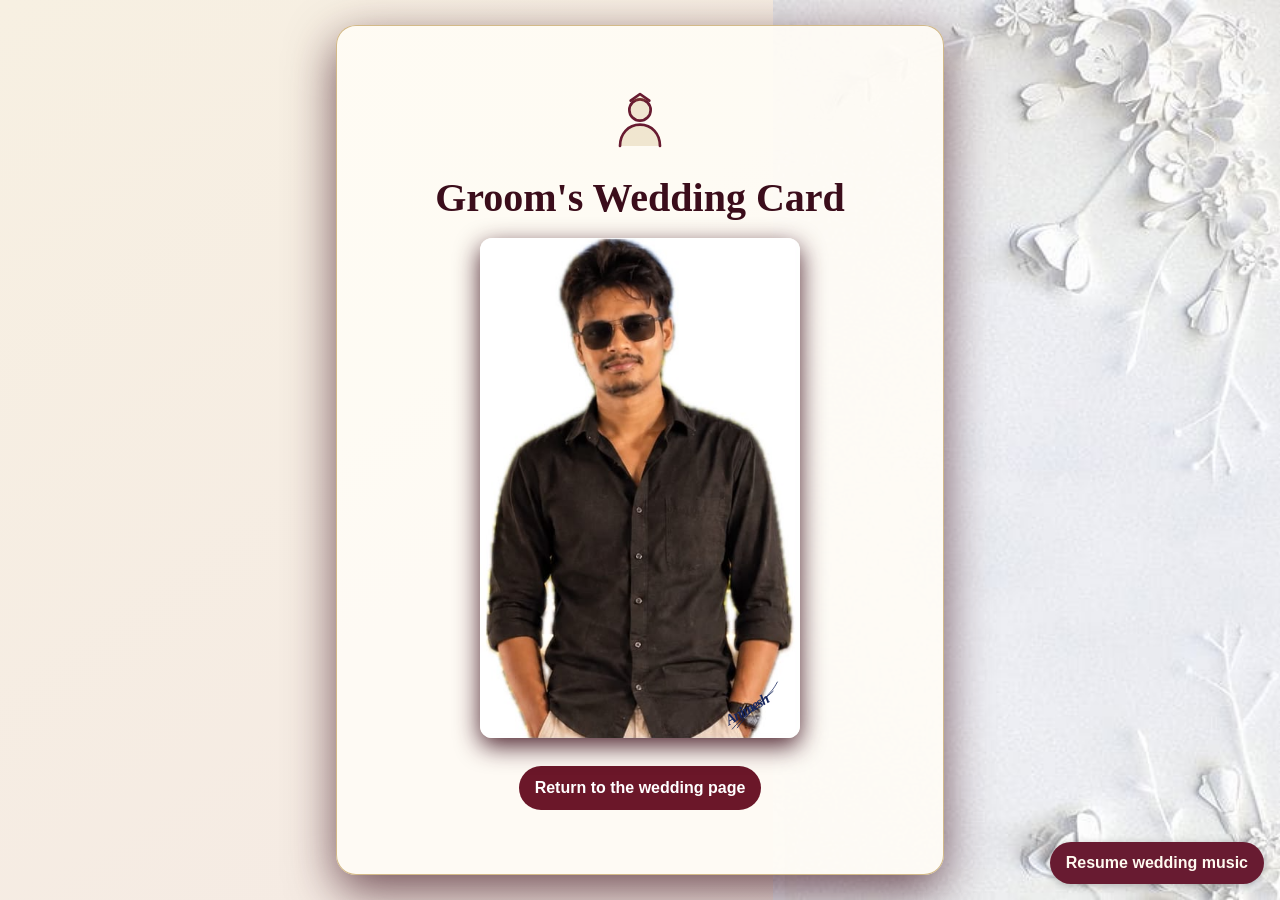
<file: pages/boy-wedding-card.html>
<!DOCTYPE html>
<html lang="en">
<head>
    <meta charset="UTF-8">
    <meta name="viewport" content="width=device-width, initial-scale=1.0">
    <meta name="theme-color" content="#f7f0e2">
    <title>Groom's Wedding Card | Animesh &amp; Arpita Wedding</title>
    <link rel="stylesheet" href="../assets/css/wedding-card.css">
<link rel="stylesheet" href="../assets/css/premium.css">
</head>
<body>
    <main class="wedding-card-page">
        <svg class="wedding-card-icon" viewBox="0 0 48 48" aria-hidden="true">
            <circle cx="24" cy="15" r="8" />
            <path d="M9 42c0-9 6-16 15-16s15 7 15 16" />
            <path d="M17 8l7-5 7 5" />
        </svg>
        <h1>Groom's Wedding Card</h1>
        <div class="groom-photo-row">
            <img class="groom-portrait" src="../assets/images/groom-portrait.png" alt="Portrait of the groom wearing a black shirt and sunglasses">
            <img class="groom-signature" src="../assets/images/groom-signature.svg" alt="Handwritten-style signature reading Animesh">
        </div>
        <a class="wedding-card-back" href="../index.html">Return to the wedding page</a>
    </main>
    <div id="persistent-music-player">
        <audio id="wedding-music" class="wedding-music-player" src="../assets/audio/wedding-shehnai.mp3" preload="metadata" aria-label="Wedding shehnai music" hidden></audio>
        <span id="music-player-status" role="status" aria-live="polite"></span>
    </div>
    <script src="../assets/js/scroll-cue.js" defer></script>
    <script src="../assets/js/music.js" defer></script>
    <script src="../assets/js/premium.js" defer></script>
</body>
</html>
</file>
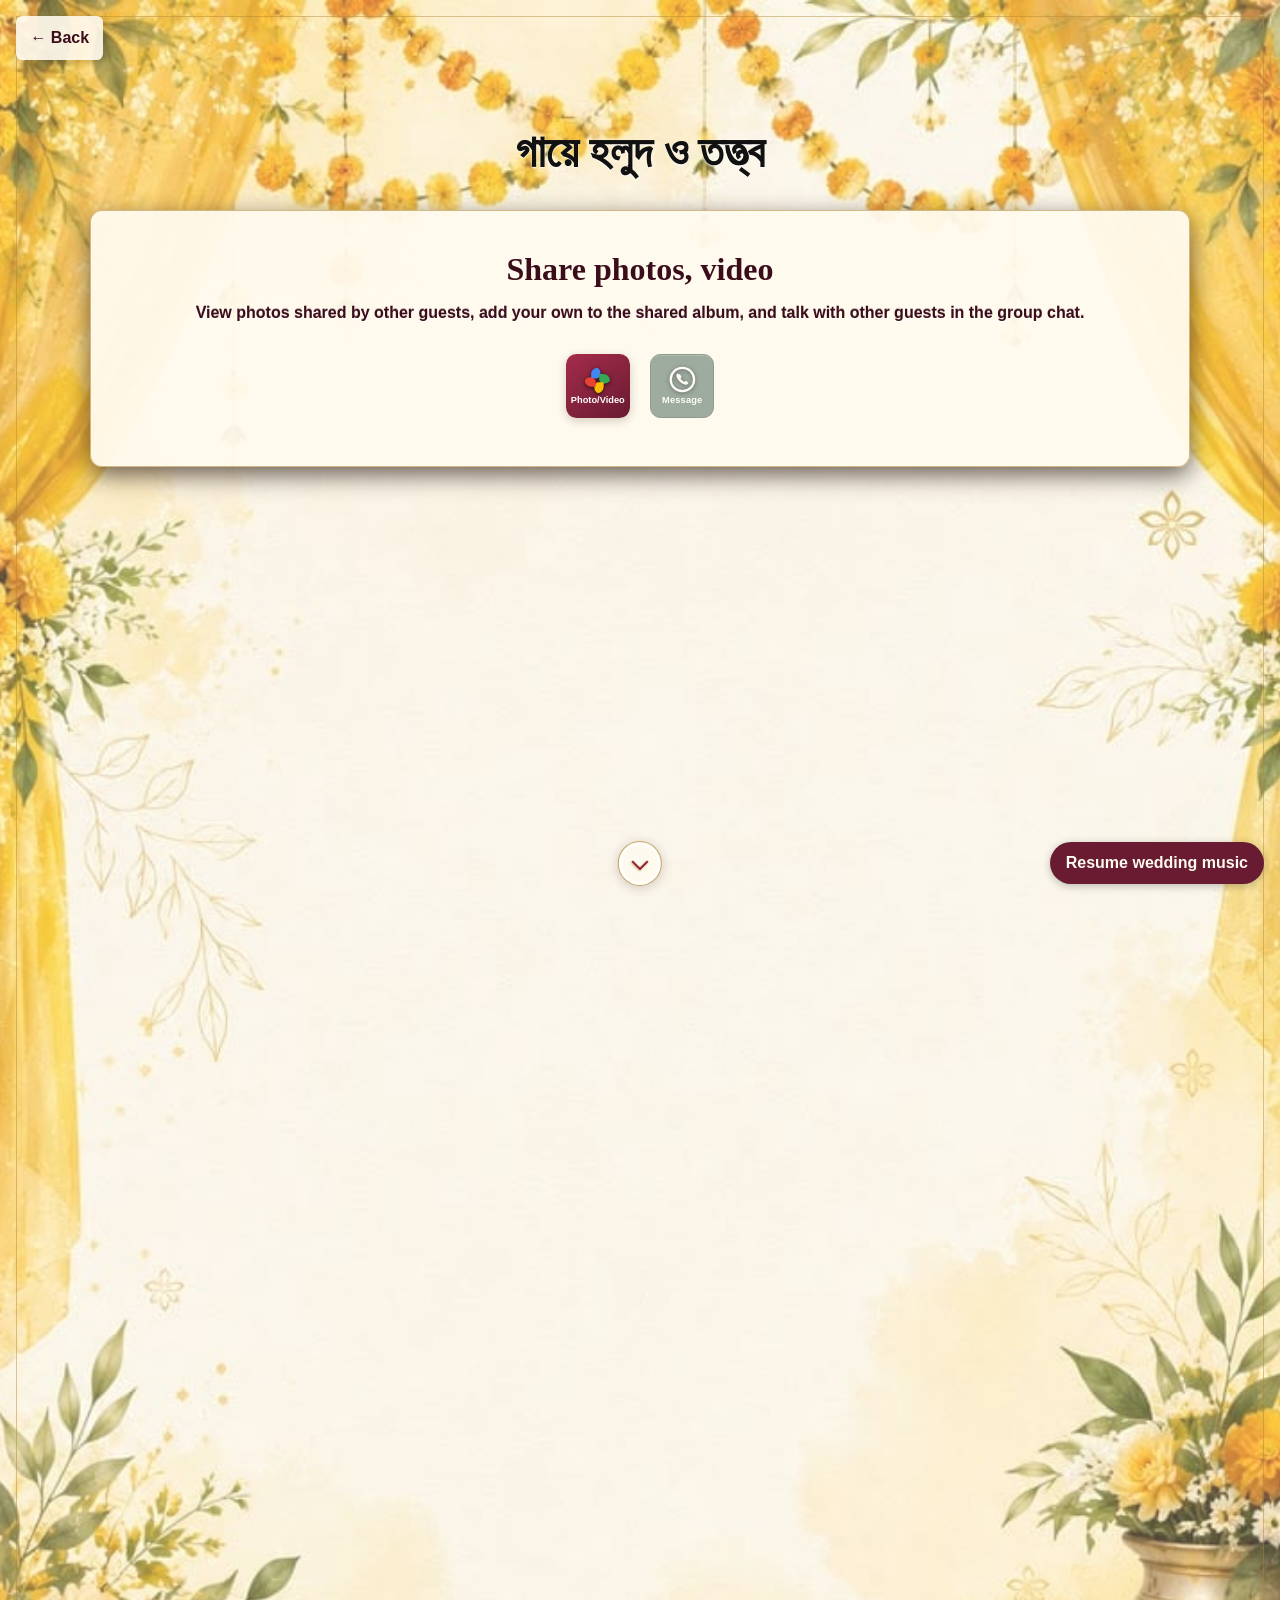
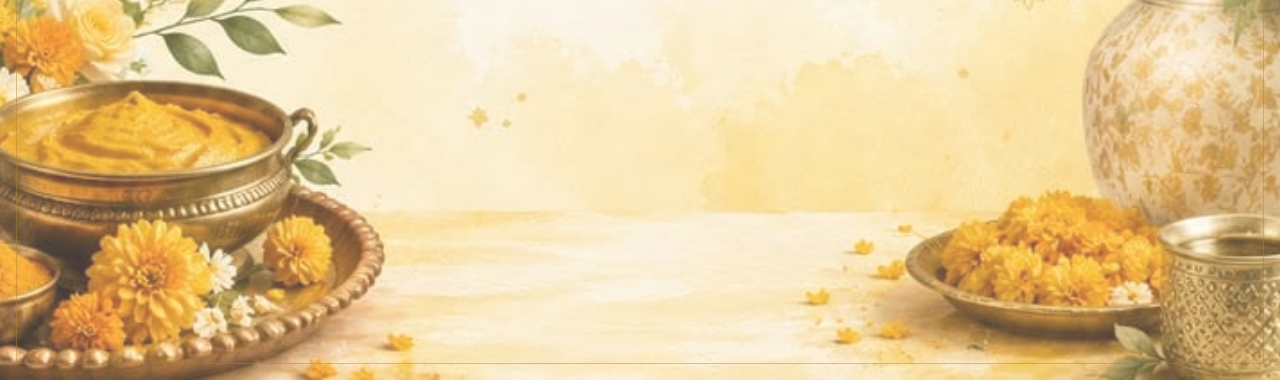
<file: pages/gaye-holud.html>
<!DOCTYPE html>
<html lang="bn">
<head>
    <meta charset="UTF-8">
    <meta name="viewport" content="width=device-width, initial-scale=1.0">
    <title>গায়ে হলুদ ও তত্ত্ব | Animesh &amp; Arpita Wedding</title>
    <link rel="stylesheet" href="../assets/css/style.css">
    <link rel="stylesheet" href="../assets/css/ceremony-page.css">
<link rel="stylesheet" href="../assets/css/premium.css">
</head>
<body class="ceremony-detail-page">
    <a class="ceremony-back-link" href="../index.html#gaye-holud">← Back</a>
    <main class="ceremony-file-page gaye-holud-section" aria-label="গায়ে হলুদ ও তত্ত্ব">
        <header class="ceremony-file-heading">
            <h1>গায়ে হলুদ ও তত্ত্ব</h1>
        </header>
        <section class="ceremony-extra-content" aria-label="Additional ceremony details">
            <section class="ceremony-photo-gallery" aria-labelledby="photo-gallery-title">
                <h2 id="photo-gallery-title">Share photos, video</h2>
                <p class="ceremony-photo-gallery-description">View photos shared by other guests, add your own to the shared album, and talk with other guests in the group chat.</p>
                <a class="ceremony-photo-gallery-link" href="https://photos.app.goo.gl/CdMu52KywsavvXfi7" aria-label="Share photos and videos on Google Photos">
                    <svg class="ceremony-photo-gallery-icon" viewBox="0 0 32 32" aria-hidden="true">
                        <path fill="#4285F4" d="M16 2a7 7 0 0 0-7 7v5h7a7 7 0 0 0 0-12Z"/>
                        <path fill="#34A853" d="M30 16a7 7 0 0 0-7-7h-5v7a7 7 0 0 0 12 0Z"/>
                        <path fill="#FBBC04" d="M16 30a7 7 0 0 0 7-7v-5h-7a7 7 0 0 0 0 12Z"/>
                        <path fill="#EA4335" d="M2 16a7 7 0 0 0 7 7h5v-7A7 7 0 0 0 2 16Z"/>
                    </svg>
                    <span>Photo/Video</span>
                </a>
                <a class="wedding-chat-link wedding-chat-unavailable ceremony-chat-link" href="message-error.html" aria-label="Message guests on WhatsApp, currently unavailable">
                    <svg class="wedding-chat-icon" viewBox="0 0 32 32" aria-hidden="true">
                        <circle cx="16" cy="15" r="13" fill="none" stroke="currentColor" stroke-width="2.5"/>
                        <path d="M7 25l1.5-5M12 9.5c.5-.6 1.2-.5 1.6.1l1.2 1.8c.3.5.2 1-.2 1.4l-.8.8c1 1.8 2.4 3.2 4.2 4.2l.8-.8c.4-.4.9-.5 1.4-.2l1.8 1.2c.6.4.7 1.1.1 1.6-1.1 1.1-2.6 1.4-4.1.8-3.8-1.5-6.8-4.5-8.3-8.3-.6-1.5-.3-3 .8-4.1Z" fill="currentColor"/>
                    </svg>
                    <span>Message</span>
                </a>
            </section>
        </section>
    </main>
    <div id="persistent-music-player">
        <audio id="wedding-music" class="wedding-music-player" src="../assets/audio/wedding-shehnai.mp3" preload="metadata" aria-label="Wedding shehnai music" hidden></audio>
        <span id="music-player-status" class="music-player-status" role="status" aria-live="polite"></span>
    </div>
    <script src="../assets/js/scroll-cue.js" defer></script>
    <script src="../assets/js/music.js" defer></script>
    <script src="../assets/js/premium.js" defer></script>
</body>
</html>
</file>
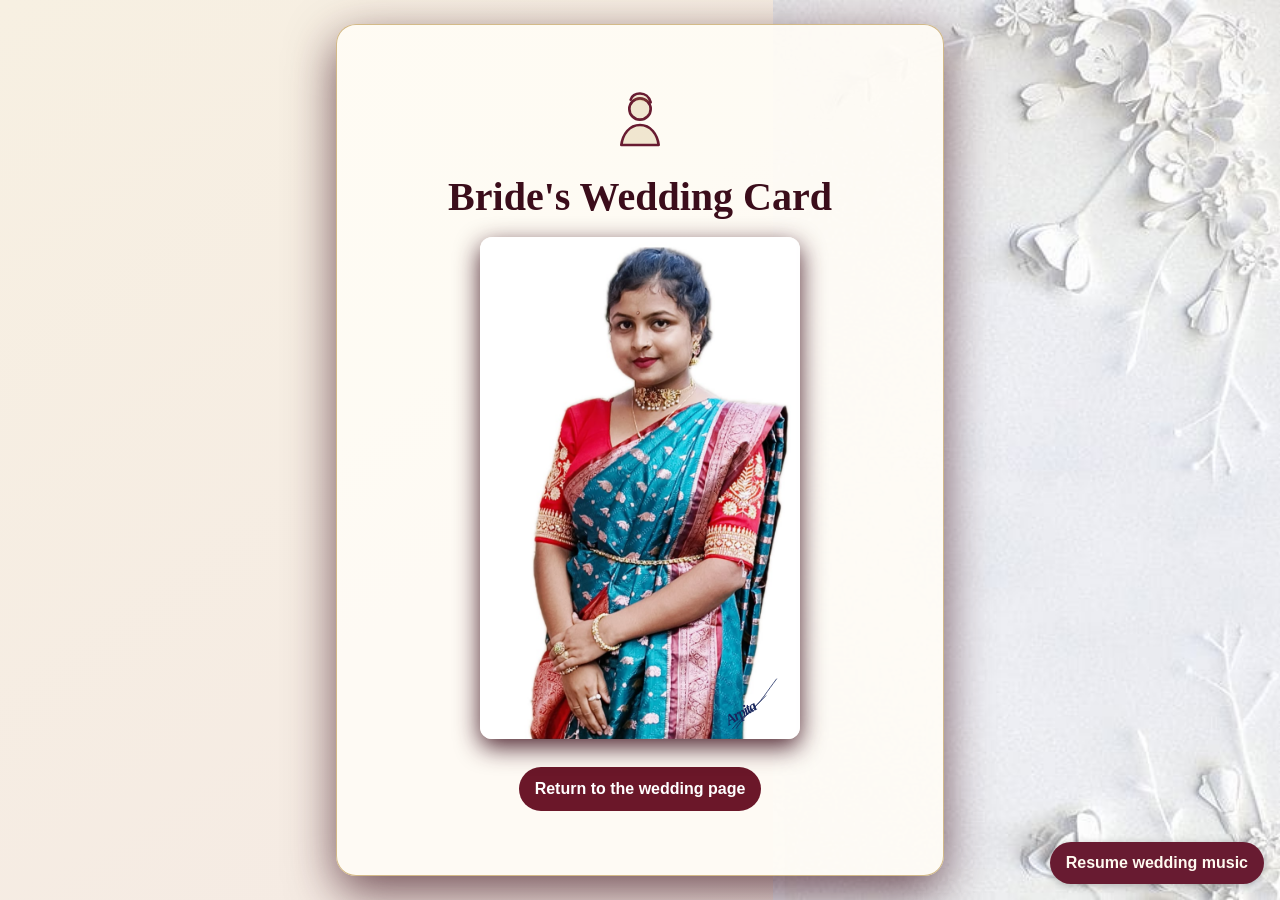
<file: pages/girl-wedding-card.html>
<!DOCTYPE html>
<html lang="en">
<head>
    <meta charset="UTF-8">
    <meta name="viewport" content="width=device-width, initial-scale=1.0">
    <meta name="theme-color" content="#f7f0e2">
    <title>Bride's Wedding Card | Animesh &amp; Arpita Wedding</title>
    <link rel="stylesheet" href="../assets/css/wedding-card.css">
<link rel="stylesheet" href="../assets/css/premium.css">
</head>
<body>
    <main class="wedding-card-page">
        <svg class="wedding-card-icon" viewBox="0 0 48 48" aria-hidden="true">
            <circle cx="24" cy="15" r="8" />
            <path d="M10 42c1-8 6-15 14-15s13 7 14 15Z" />
            <path d="M17 8c1-6 13-7 15 2" />
        </svg>
        <h1>Bride's Wedding Card</h1>
        <div class="bride-photo-row">
            <img class="bride-portrait" src="../assets/images/bride-portrait.png" alt="Portrait of the bride wearing a blue sari with a red blouse">
            <img class="bride-signature" src="../assets/images/bride-signature.svg" alt="Handwritten-style signature reading Arpita">
        </div>
        <a class="wedding-card-back" href="../index.html">Return to the wedding page</a>
    </main>
    <div id="persistent-music-player">
        <audio id="wedding-music" class="wedding-music-player" src="../assets/audio/wedding-shehnai.mp3" preload="metadata" aria-label="Wedding shehnai music" hidden></audio>
        <span id="music-player-status" role="status" aria-live="polite"></span>
    </div>
    <script src="../assets/js/scroll-cue.js" defer></script>
    <script src="../assets/js/music.js" defer></script>
    <script src="../assets/js/premium.js" defer></script>
</body>
</html>
</file>
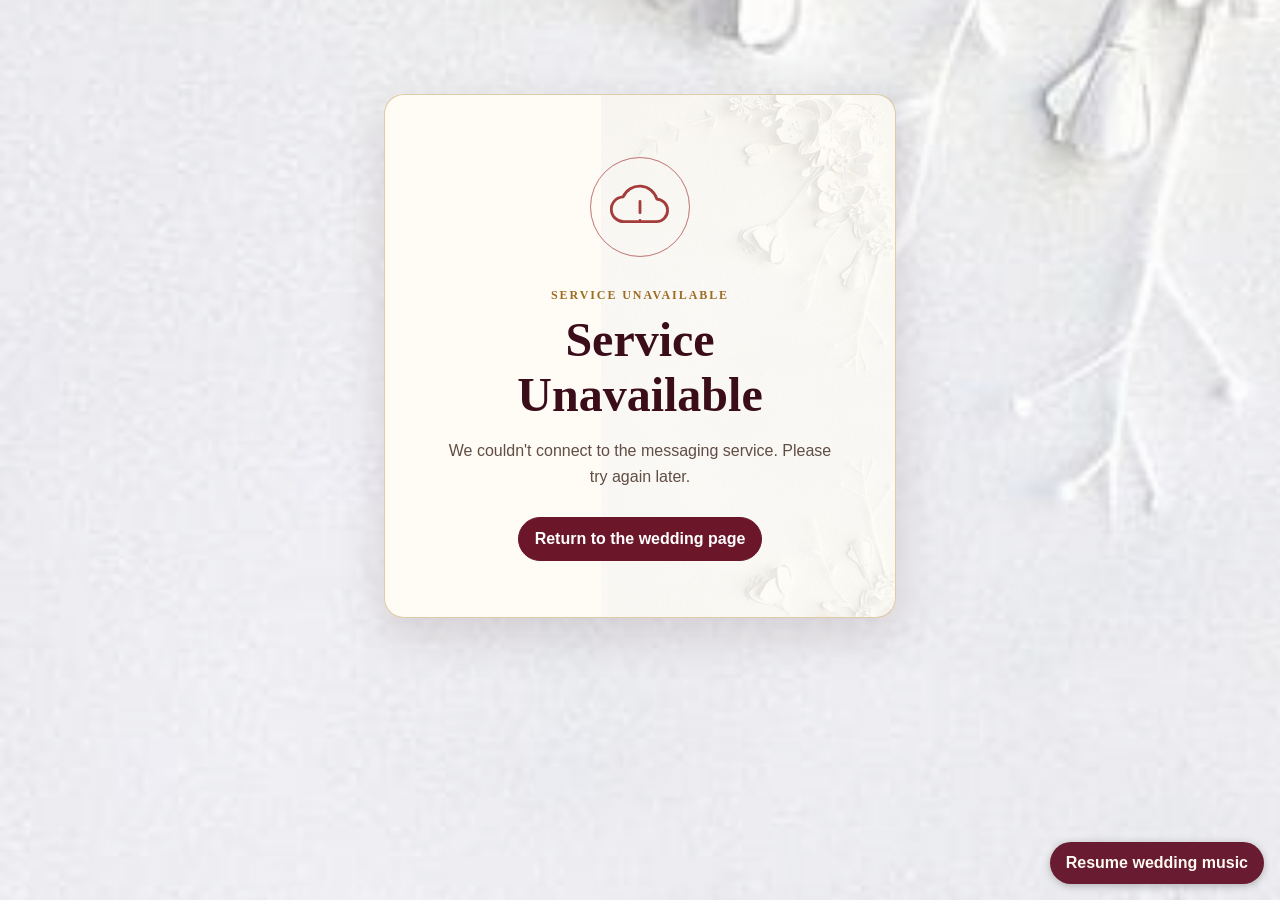
<file: pages/message-error.html>
<!DOCTYPE html>
<html lang="en">
<head>
    <meta charset="UTF-8">
    <meta name="viewport" content="width=device-width, initial-scale=1.0">
    <meta name="theme-color" content="#f7f0e2">
    <title>Service Unavailable | Animesh &amp; Arpita Wedding</title>
    <link rel="stylesheet" href="../assets/css/style.css">
    <link rel="stylesheet" href="../assets/css/message-error.css">
<link rel="stylesheet" href="../assets/css/premium.css">
</head>
<body class="message-error-page">
    <main class="message-error-card" aria-labelledby="message-error-title">
        <div class="message-error-animation" aria-hidden="true">
            <span class="message-error-orbit message-error-orbit-one"></span>
            <span class="message-error-orbit message-error-orbit-two"></span>
            <svg viewBox="0 0 64 64" role="presentation">
                <path d="M18 45h28a10 10 0 0 0 1-20 16 16 0 0 0-30-2 11 11 0 0 0 1 22Z"/>
                <path d="M32 27v10m0 7h.01"/>
            </svg>
        </div>
        <p class="message-error-code">SERVICE UNAVAILABLE</p>
        <h1 id="message-error-title">Service Unavailable</h1>
        <p class="message-error-description">We couldn't connect to the messaging service. Please try again later.</p>
        <a class="message-error-back" href="../index.html">Return to the wedding page</a>
    </main>
    <div id="persistent-music-player">
        <audio id="wedding-music" class="wedding-music-player" src="../assets/audio/wedding-shehnai.mp3" preload="metadata" aria-label="Wedding shehnai music" hidden></audio>
        <span id="music-player-status" class="music-player-status" role="status" aria-live="polite"></span>
    </div>
    <script src="../assets/js/scroll-cue.js" defer></script>
    <script src="../assets/js/music.js" defer></script>
    <script src="../assets/js/premium.js" defer></script>
</body>
</html>
</file>
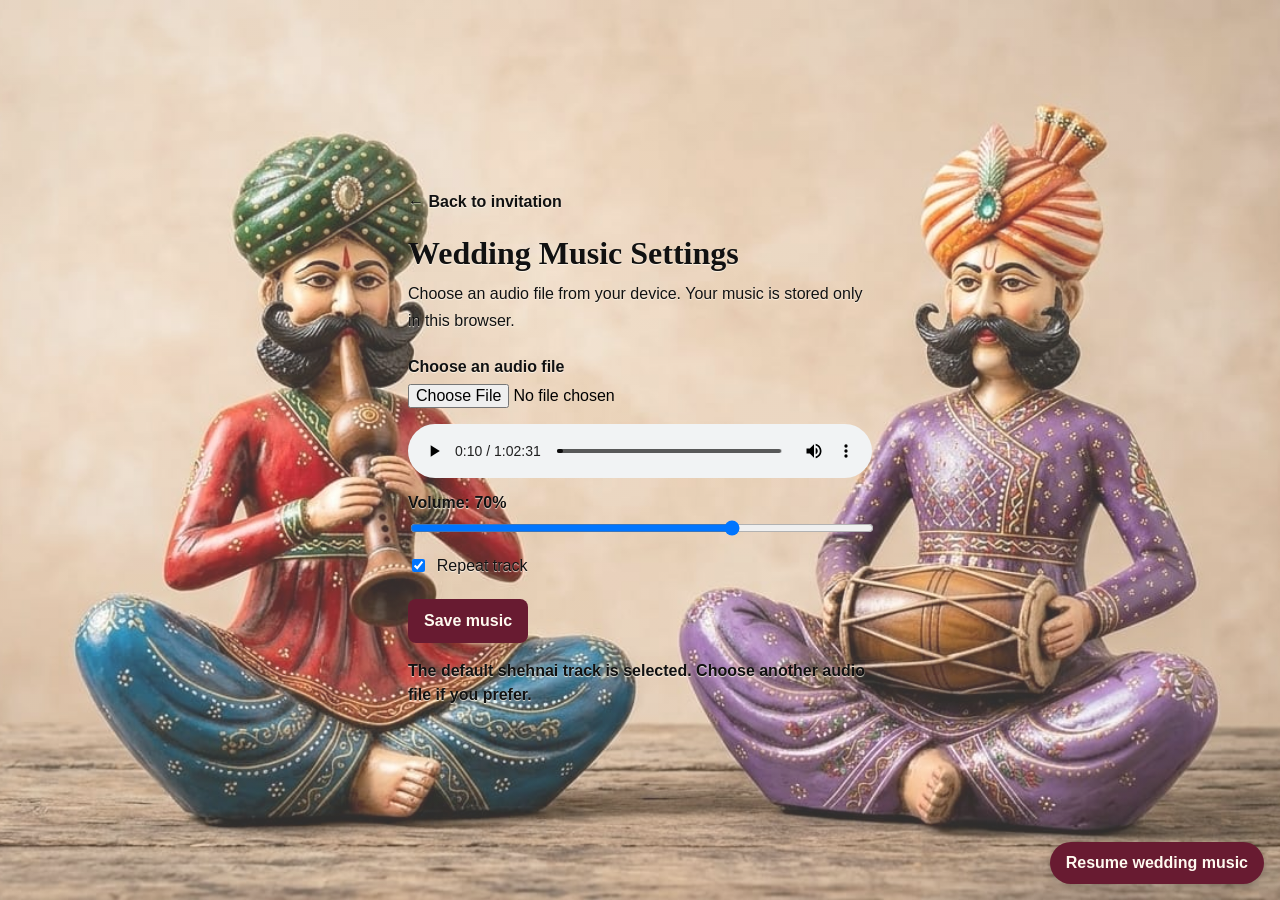
<file: pages/music.html>
<!DOCTYPE html>
<html lang="en">
<head>
    <meta charset="UTF-8">
    <meta name="viewport" content="width=device-width, initial-scale=1.0">
    <title>Wedding Music Settings</title>
    <link rel="stylesheet" href="../assets/css/style.css">
    <link rel="stylesheet" href="../assets/css/music-settings.css">
<link rel="stylesheet" href="../assets/css/premium.css">
</head>
<body class="music-settings-page">
    <main class="music-settings-card">
        <a class="music-back-link" href="../index.html">← Back to invitation</a>
        <h1>Wedding Music Settings</h1>
        <p class="music-settings-intro">Choose an audio file from your device. Your music is stored only in this browser.</p>

        <label class="music-file-label" for="music-file">Choose an audio file</label>
        <input id="music-file" type="file" accept="audio/*">

        <audio id="music-preview" controls preload="metadata" aria-label="Selected wedding music preview" hidden></audio>

        <label class="music-volume-label" for="music-volume">Volume: <output id="music-volume-value" for="music-volume">70%</output></label>
        <input id="music-volume" type="range" min="0" max="100" value="70">

        <label class="music-repeat-option">
            <input id="music-repeat" type="checkbox">
            Repeat track
        </label>

        <div class="music-settings-actions">
            <button id="save-music" type="button" disabled>Save music</button>
            <button id="clear-music" type="button" class="secondary-button" hidden>Remove saved music</button>
        </div>
        <p id="music-settings-status" class="music-settings-status" role="status" aria-live="polite"></p>
    </main>
    <div id="persistent-music-player">
        <audio id="wedding-music" class="wedding-music-player" src="../assets/audio/wedding-shehnai.mp3" preload="metadata" aria-label="Wedding shehnai music" hidden></audio>
        <span id="music-player-status" class="music-player-status" role="status" aria-live="polite"></span>
    </div>
    <script src="../assets/js/scroll-cue.js" defer></script>
    <script src="../assets/js/music.js" defer></script>
    <script src="../assets/js/premium.js" defer></script>
</body>
</html>
</file>
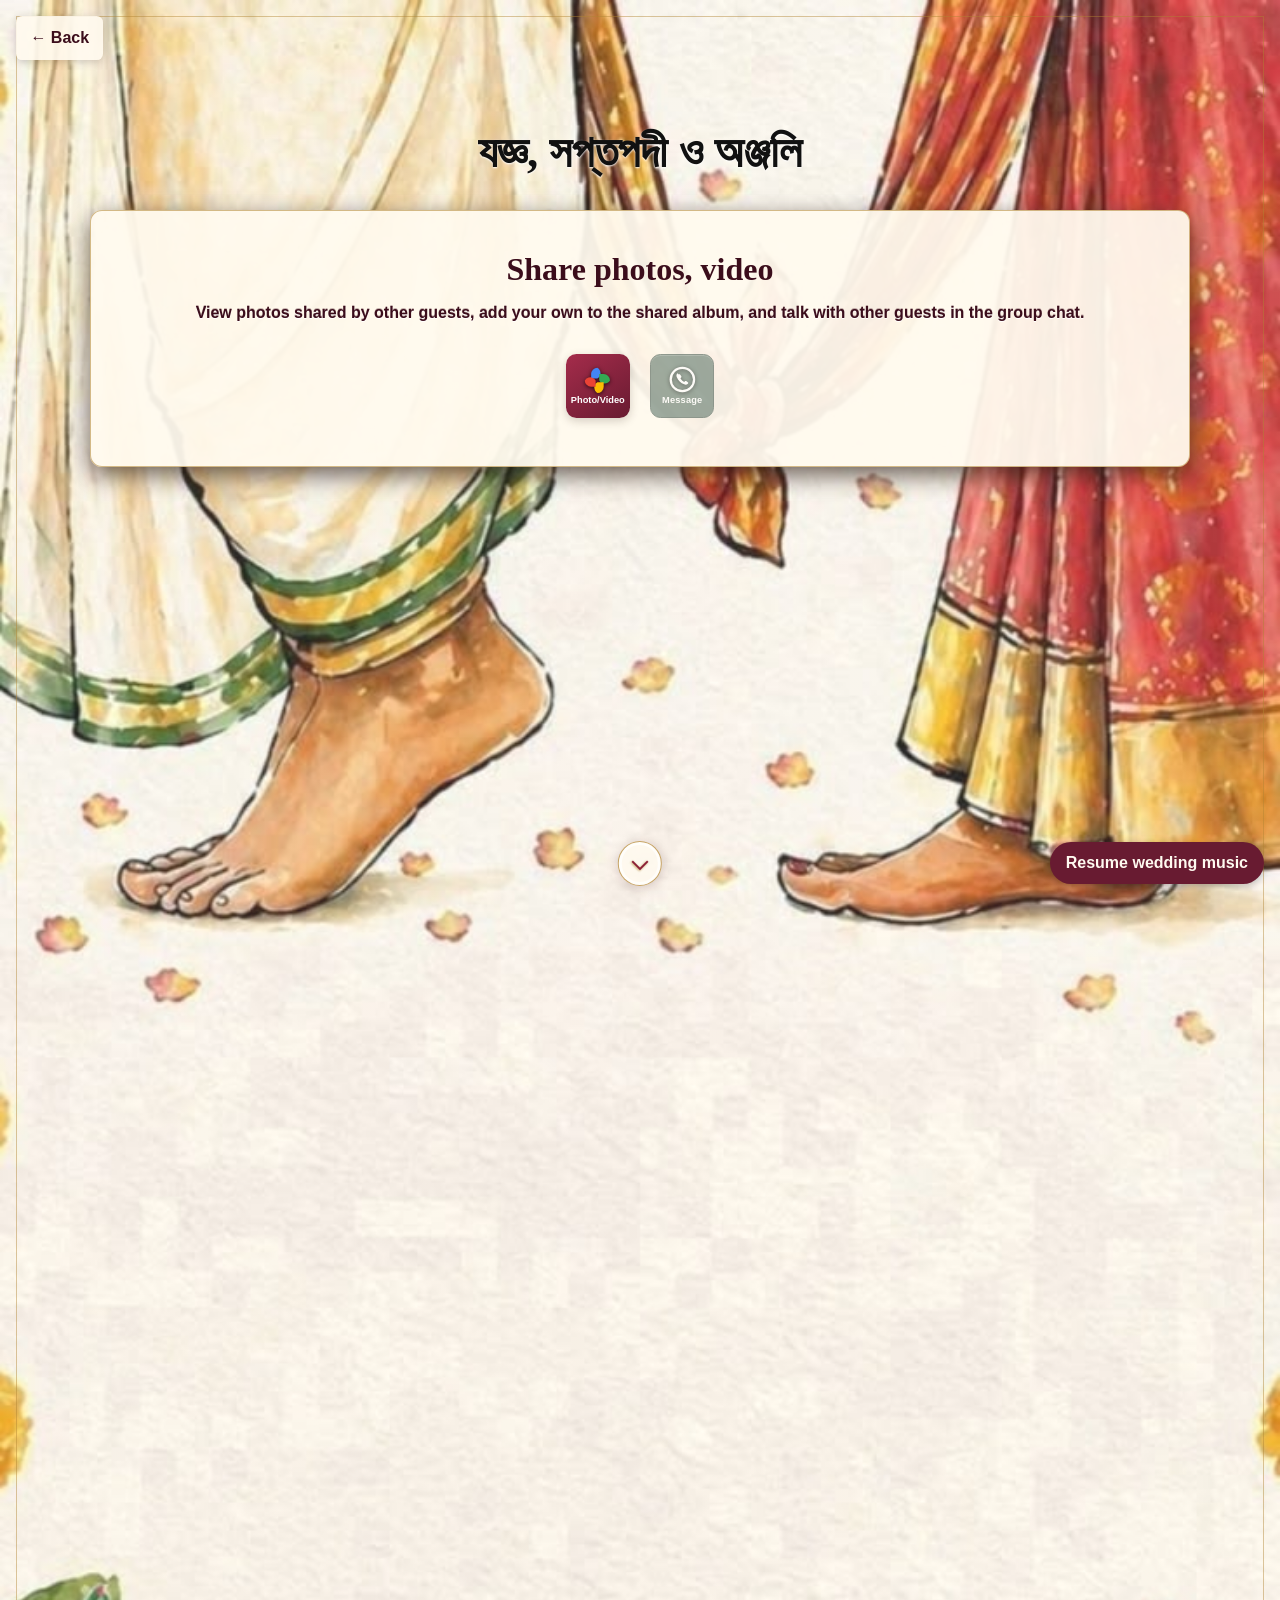
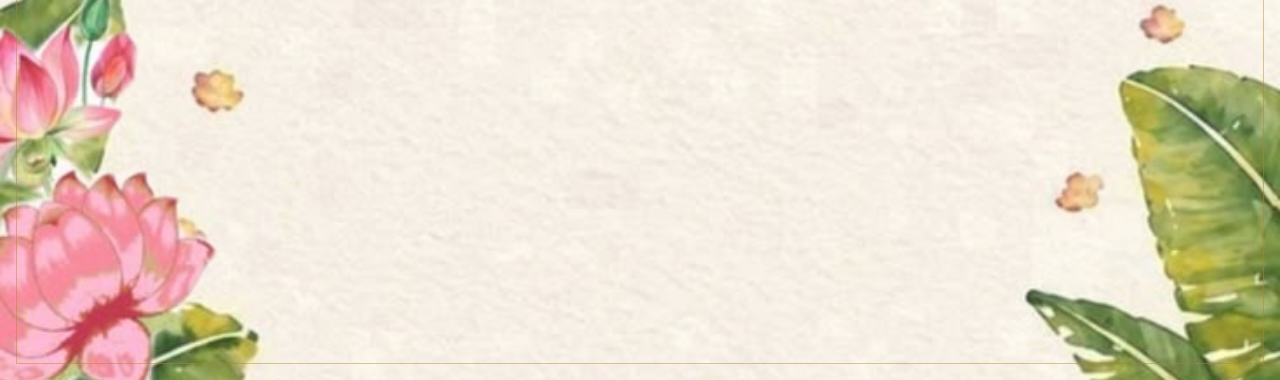
<file: pages/saptapadi.html>
<!DOCTYPE html>
<html lang="bn">
<head>
    <meta charset="UTF-8">
    <meta name="viewport" content="width=device-width, initial-scale=1.0">
    <title>যজ্ঞ, সপ্তপদী ও অঞ্জলি | Animesh &amp; Arpita Wedding</title>
    <link rel="stylesheet" href="../assets/css/style.css">
    <link rel="stylesheet" href="../assets/css/ceremony-page.css">
<link rel="stylesheet" href="../assets/css/premium.css">
</head>
<body class="ceremony-detail-page">
    <a class="ceremony-back-link" href="../index.html#saptapadi">← Back</a>
    <main class="ceremony-file-page saptapadi-section" aria-label="যজ্ঞ, সপ্তপদী ও অঞ্জলি">
        <header class="ceremony-file-heading">
            <h1>যজ্ঞ, সপ্তপদী ও অঞ্জলি</h1>
        </header>
        <section class="ceremony-extra-content" aria-label="Additional ceremony details">
            <section class="ceremony-photo-gallery" aria-labelledby="photo-gallery-title">
                <h2 id="photo-gallery-title">Share photos, video</h2>
                <p class="ceremony-photo-gallery-description">View photos shared by other guests, add your own to the shared album, and talk with other guests in the group chat.</p>
                <a class="ceremony-photo-gallery-link" href="https://photos.app.goo.gl/CdMu52KywsavvXfi7" aria-label="Share photos and videos on Google Photos">
                    <svg class="ceremony-photo-gallery-icon" viewBox="0 0 32 32" aria-hidden="true">
                        <path fill="#4285F4" d="M16 2a7 7 0 0 0-7 7v5h7a7 7 0 0 0 0-12Z"/>
                        <path fill="#34A853" d="M30 16a7 7 0 0 0-7-7h-5v7a7 7 0 0 0 12 0Z"/>
                        <path fill="#FBBC04" d="M16 30a7 7 0 0 0 7-7v-5h-7a7 7 0 0 0 0 12Z"/>
                        <path fill="#EA4335" d="M2 16a7 7 0 0 0 7 7h5v-7A7 7 0 0 0 2 16Z"/>
                    </svg>
                    <span>Photo/Video</span>
                </a>
                <a class="wedding-chat-link wedding-chat-unavailable ceremony-chat-link" href="message-error.html" aria-label="Message guests on WhatsApp, currently unavailable">
                    <svg class="wedding-chat-icon" viewBox="0 0 32 32" aria-hidden="true">
                        <circle cx="16" cy="15" r="13" fill="none" stroke="currentColor" stroke-width="2.5"/>
                        <path d="M7 25l1.5-5M12 9.5c.5-.6 1.2-.5 1.6.1l1.2 1.8c.3.5.2 1-.2 1.4l-.8.8c1 1.8 2.4 3.2 4.2 4.2l.8-.8c.4-.4.9-.5 1.4-.2l1.8 1.2c.6.4.7 1.1.1 1.6-1.1 1.1-2.6 1.4-4.1.8-3.8-1.5-6.8-4.5-8.3-8.3-.6-1.5-.3-3 .8-4.1Z" fill="currentColor"/>
                    </svg>
                    <span>Message</span>
                </a>
            </section>
        </section>
    </main>
    <div id="persistent-music-player">
        <audio id="wedding-music" class="wedding-music-player" src="../assets/audio/wedding-shehnai.mp3" preload="metadata" aria-label="Wedding shehnai music" hidden></audio>
        <span id="music-player-status" class="music-player-status" role="status" aria-live="polite"></span>
    </div>
    <script src="../assets/js/scroll-cue.js" defer></script>
    <script src="../assets/js/music.js" defer></script>
    <script src="../assets/js/premium.js" defer></script>
</body>
</html>
</file>
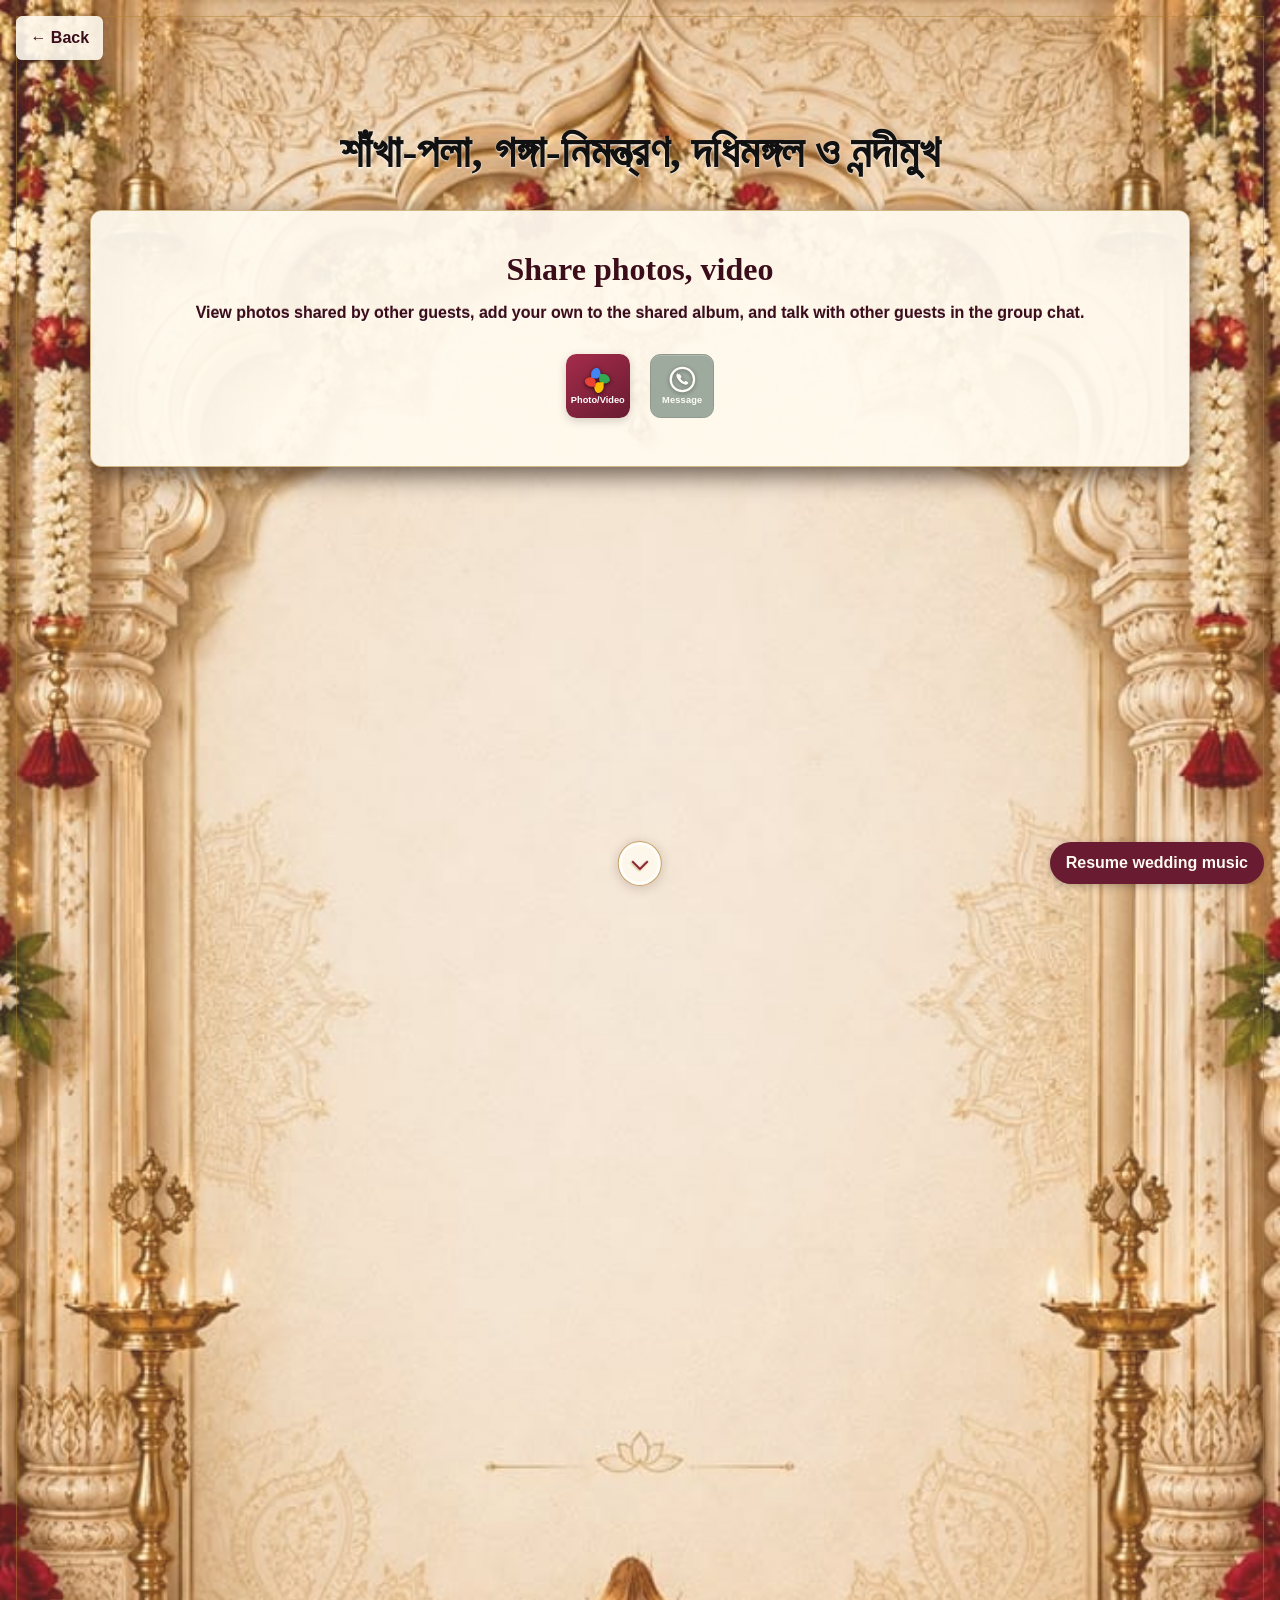
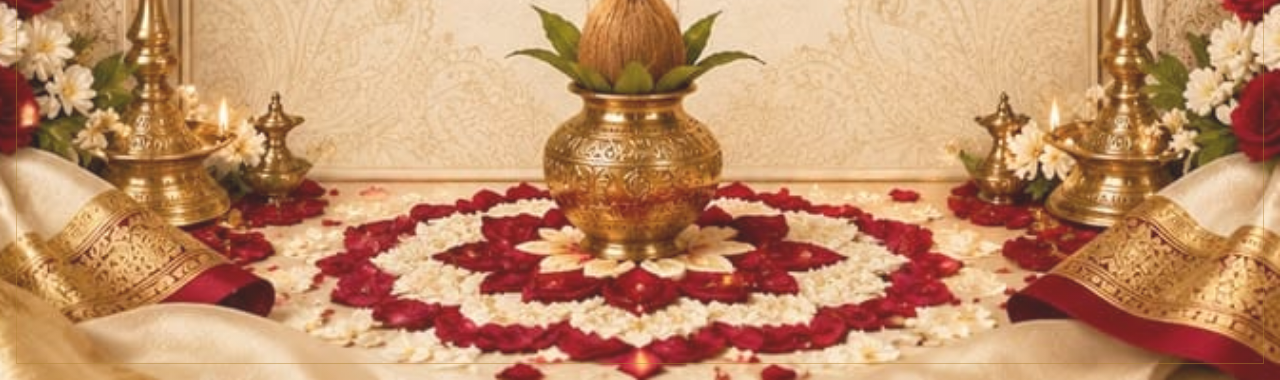
<file: pages/shankha-pola.html>
<!DOCTYPE html>
<html lang="bn">
<head>
    <meta charset="UTF-8">
    <meta name="viewport" content="width=device-width, initial-scale=1.0">
    <title>শাঁখা-পলা, গঙ্গা-নিমন্ত্রণ, দধিমঙ্গল ও নন্দীমুখ | Animesh &amp; Arpita Wedding</title>
    <link rel="stylesheet" href="../assets/css/style.css">
    <link rel="stylesheet" href="../assets/css/ceremony-page.css">
<link rel="stylesheet" href="../assets/css/premium.css">
</head>
<body class="ceremony-detail-page">
    <a class="ceremony-back-link" href="../index.html#shankha-pola">← Back</a>
    <main class="ceremony-file-page shankha-pola-section" aria-label="শাঁখা-পলা, গঙ্গা-নিমন্ত্রণ, দধিমঙ্গল ও নন্দীমুখ">
        <header class="ceremony-file-heading">
            <h1>শাঁখা-পলা, গঙ্গা-নিমন্ত্রণ, দধিমঙ্গল ও নন্দীমুখ</h1>
        </header>
        <section class="ceremony-extra-content" aria-label="Additional ceremony details">
            <section class="ceremony-photo-gallery" aria-labelledby="photo-gallery-title">
                <h2 id="photo-gallery-title">Share photos, video</h2>
                <p class="ceremony-photo-gallery-description">View photos shared by other guests, add your own to the shared album, and talk with other guests in the group chat.</p>
                <a class="ceremony-photo-gallery-link" href="https://photos.app.goo.gl/CdMu52KywsavvXfi7" aria-label="Share photos and videos on Google Photos">
                    <svg class="ceremony-photo-gallery-icon" viewBox="0 0 32 32" aria-hidden="true">
                        <path fill="#4285F4" d="M16 2a7 7 0 0 0-7 7v5h7a7 7 0 0 0 0-12Z"/>
                        <path fill="#34A853" d="M30 16a7 7 0 0 0-7-7h-5v7a7 7 0 0 0 12 0Z"/>
                        <path fill="#FBBC04" d="M16 30a7 7 0 0 0 7-7v-5h-7a7 7 0 0 0 0 12Z"/>
                        <path fill="#EA4335" d="M2 16a7 7 0 0 0 7 7h5v-7A7 7 0 0 0 2 16Z"/>
                    </svg>
                    <span>Photo/Video</span>
                </a>
                <a class="wedding-chat-link wedding-chat-unavailable ceremony-chat-link" href="message-error.html" aria-label="Message guests on WhatsApp, currently unavailable">
                    <svg class="wedding-chat-icon" viewBox="0 0 32 32" aria-hidden="true">
                        <circle cx="16" cy="15" r="13" fill="none" stroke="currentColor" stroke-width="2.5"/>
                        <path d="M7 25l1.5-5M12 9.5c.5-.6 1.2-.5 1.6.1l1.2 1.8c.3.5.2 1-.2 1.4l-.8.8c1 1.8 2.4 3.2 4.2 4.2l.8-.8c.4-.4.9-.5 1.4-.2l1.8 1.2c.6.4.7 1.1.1 1.6-1.1 1.1-2.6 1.4-4.1.8-3.8-1.5-6.8-4.5-8.3-8.3-.6-1.5-.3-3 .8-4.1Z" fill="currentColor"/>
                    </svg>
                    <span>Message</span>
                </a>
            </section>
        </section>
    </main>
    <div id="persistent-music-player">
        <audio id="wedding-music" class="wedding-music-player" src="../assets/audio/wedding-shehnai.mp3" preload="metadata" aria-label="Wedding shehnai music" hidden></audio>
        <span id="music-player-status" class="music-player-status" role="status" aria-live="polite"></span>
    </div>
    <script src="../assets/js/scroll-cue.js" defer></script>
    <script src="../assets/js/music.js" defer></script>
    <script src="../assets/js/premium.js" defer></script>
</body>
</html>
</file>
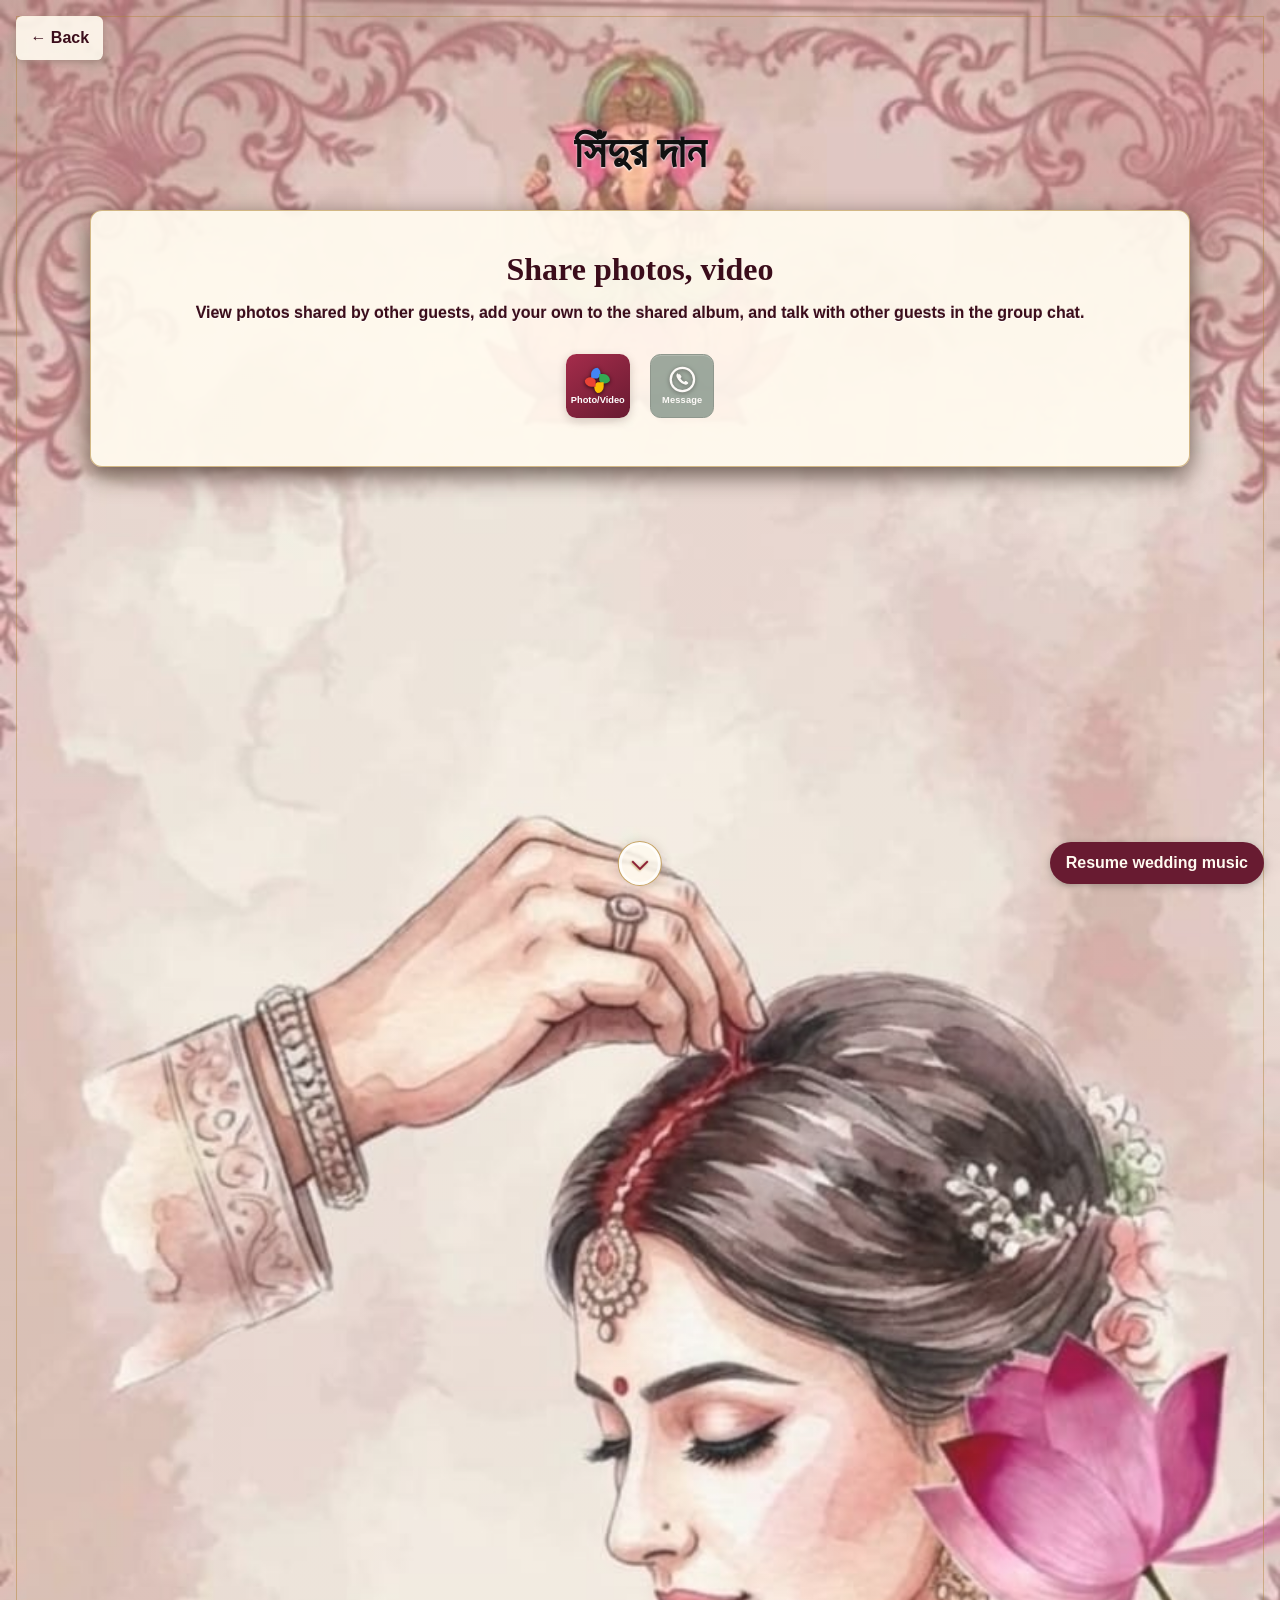
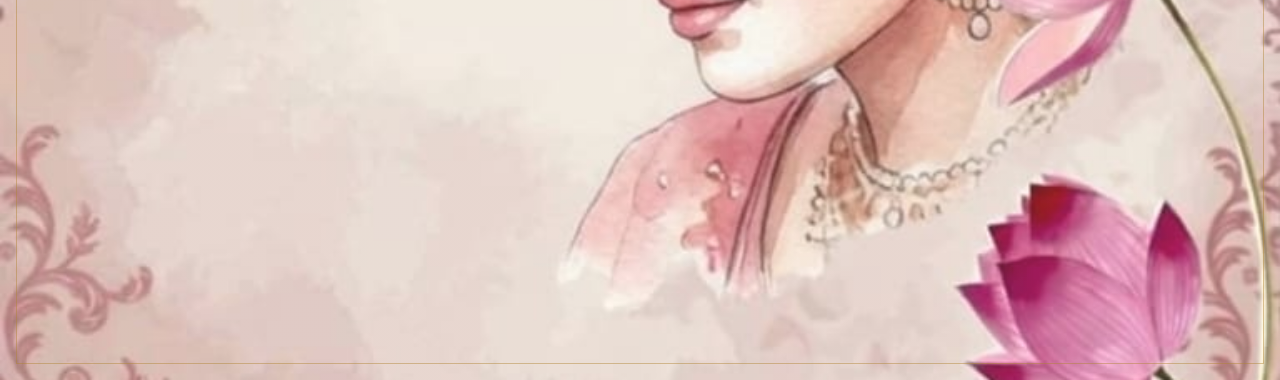
<file: pages/sindoor-daan.html>
<!DOCTYPE html>
<html lang="bn">
<head>
    <meta charset="UTF-8">
    <meta name="viewport" content="width=device-width, initial-scale=1.0">
    <title>সিঁদুর দান | Animesh &amp; Arpita Wedding</title>
    <link rel="stylesheet" href="../assets/css/style.css">
    <link rel="stylesheet" href="../assets/css/ceremony-page.css">
<link rel="stylesheet" href="../assets/css/premium.css">
</head>
<body class="ceremony-detail-page">
    <a class="ceremony-back-link" href="../index.html#sindoor-daan">← Back</a>
    <main class="ceremony-file-page sindoor-daan-section" aria-label="সিঁদুর দান">
        <header class="ceremony-file-heading">
            <h1>সিঁদুর দান</h1>
        </header>
        <section class="ceremony-extra-content" aria-label="Additional ceremony details">
            <section class="ceremony-photo-gallery" aria-labelledby="photo-gallery-title">
                <h2 id="photo-gallery-title">Share photos, video</h2>
                <p class="ceremony-photo-gallery-description">View photos shared by other guests, add your own to the shared album, and talk with other guests in the group chat.</p>
                <a class="ceremony-photo-gallery-link" href="https://photos.app.goo.gl/CdMu52KywsavvXfi7" aria-label="Share photos and videos on Google Photos">
                    <svg class="ceremony-photo-gallery-icon" viewBox="0 0 32 32" aria-hidden="true">
                        <path fill="#4285F4" d="M16 2a7 7 0 0 0-7 7v5h7a7 7 0 0 0 0-12Z"/>
                        <path fill="#34A853" d="M30 16a7 7 0 0 0-7-7h-5v7a7 7 0 0 0 12 0Z"/>
                        <path fill="#FBBC04" d="M16 30a7 7 0 0 0 7-7v-5h-7a7 7 0 0 0 0 12Z"/>
                        <path fill="#EA4335" d="M2 16a7 7 0 0 0 7 7h5v-7A7 7 0 0 0 2 16Z"/>
                    </svg>
                    <span>Photo/Video</span>
                </a>
                <a class="wedding-chat-link wedding-chat-unavailable ceremony-chat-link" href="message-error.html" aria-label="Message guests on WhatsApp, currently unavailable">
                    <svg class="wedding-chat-icon" viewBox="0 0 32 32" aria-hidden="true">
                        <circle cx="16" cy="15" r="13" fill="none" stroke="currentColor" stroke-width="2.5"/>
                        <path d="M7 25l1.5-5M12 9.5c.5-.6 1.2-.5 1.6.1l1.2 1.8c.3.5.2 1-.2 1.4l-.8.8c1 1.8 2.4 3.2 4.2 4.2l.8-.8c.4-.4.9-.5 1.4-.2l1.8 1.2c.6.4.7 1.1.1 1.6-1.1 1.1-2.6 1.4-4.1.8-3.8-1.5-6.8-4.5-8.3-8.3-.6-1.5-.3-3 .8-4.1Z" fill="currentColor"/>
                    </svg>
                    <span>Message</span>
                </a>
            </section>
        </section>
    </main>
    <div id="persistent-music-player">
        <audio id="wedding-music" class="wedding-music-player" src="../assets/audio/wedding-shehnai.mp3" preload="metadata" aria-label="Wedding shehnai music" hidden></audio>
        <span id="music-player-status" class="music-player-status" role="status" aria-live="polite"></span>
    </div>
    <script src="../assets/js/scroll-cue.js" defer></script>
    <script src="../assets/js/music.js" defer></script>
    <script src="../assets/js/premium.js" defer></script>
</body>
</html>
</file>
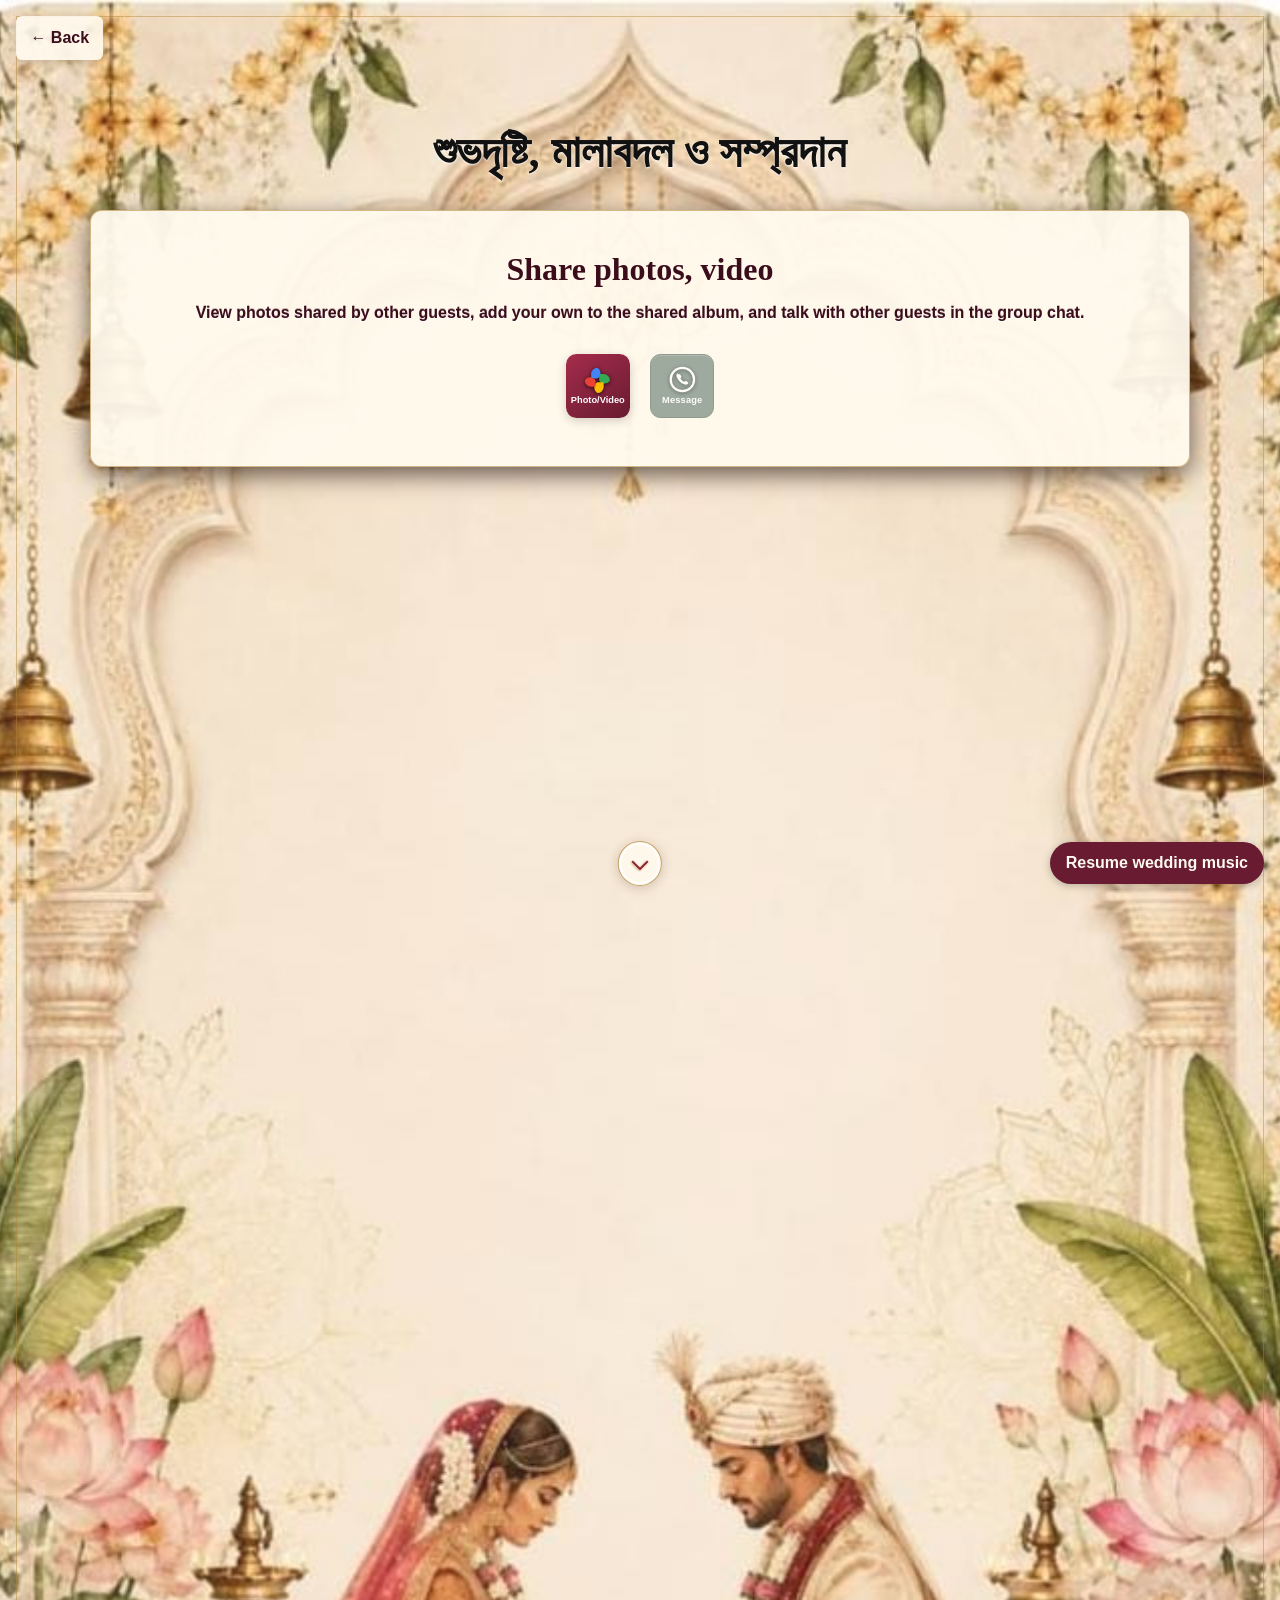
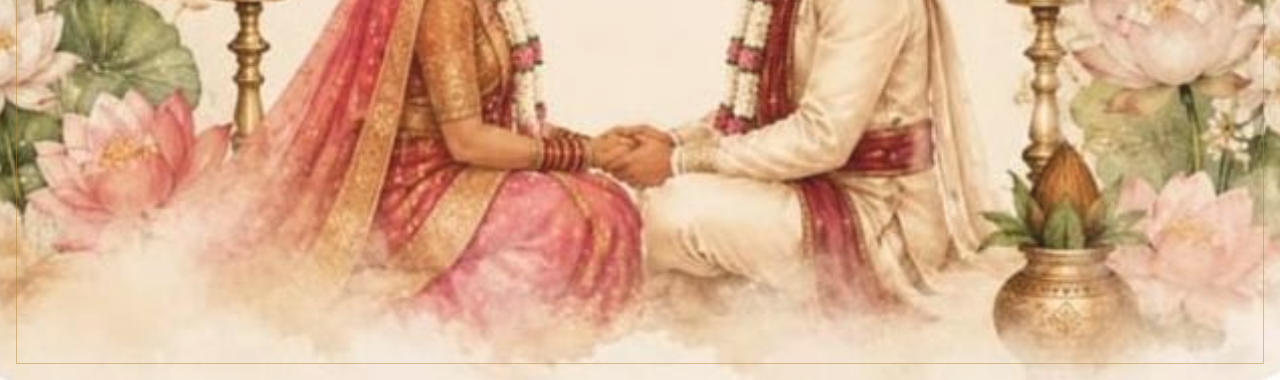
<file: pages/subha-dristi.html>
<!DOCTYPE html>
<html lang="bn">
<head>
    <meta charset="UTF-8">
    <meta name="viewport" content="width=device-width, initial-scale=1.0">
    <title>শুভদৃষ্টি, মালাবদল ও সম্প্রদান | Animesh &amp; Arpita Wedding</title>
    <link rel="stylesheet" href="../assets/css/style.css">
    <link rel="stylesheet" href="../assets/css/ceremony-page.css">
<link rel="stylesheet" href="../assets/css/premium.css">
</head>
<body class="ceremony-detail-page">
    <a class="ceremony-back-link" href="../index.html#subha-dristi">← Back</a>
    <main class="ceremony-file-page subha-dristi-section" aria-label="শুভদৃষ্টি, মালাবদল ও সম্প্রদান">
        <header class="ceremony-file-heading">
            <h1>শুভদৃষ্টি, মালাবদল ও সম্প্রদান</h1>
        </header>
        <section class="ceremony-extra-content" aria-label="Additional ceremony details">
            <section class="ceremony-photo-gallery" aria-labelledby="photo-gallery-title">
                <h2 id="photo-gallery-title">Share photos, video</h2>
                <p class="ceremony-photo-gallery-description">View photos shared by other guests, add your own to the shared album, and talk with other guests in the group chat.</p>
                <a class="ceremony-photo-gallery-link" href="https://photos.app.goo.gl/CdMu52KywsavvXfi7" aria-label="Share photos and videos on Google Photos">
                    <svg class="ceremony-photo-gallery-icon" viewBox="0 0 32 32" aria-hidden="true">
                        <path fill="#4285F4" d="M16 2a7 7 0 0 0-7 7v5h7a7 7 0 0 0 0-12Z"/>
                        <path fill="#34A853" d="M30 16a7 7 0 0 0-7-7h-5v7a7 7 0 0 0 12 0Z"/>
                        <path fill="#FBBC04" d="M16 30a7 7 0 0 0 7-7v-5h-7a7 7 0 0 0 0 12Z"/>
                        <path fill="#EA4335" d="M2 16a7 7 0 0 0 7 7h5v-7A7 7 0 0 0 2 16Z"/>
                    </svg>
                    <span>Photo/Video</span>
                </a>
                <a class="wedding-chat-link wedding-chat-unavailable ceremony-chat-link" href="message-error.html" aria-label="Message guests on WhatsApp, currently unavailable">
                    <svg class="wedding-chat-icon" viewBox="0 0 32 32" aria-hidden="true">
                        <circle cx="16" cy="15" r="13" fill="none" stroke="currentColor" stroke-width="2.5"/>
                        <path d="M7 25l1.5-5M12 9.5c.5-.6 1.2-.5 1.6.1l1.2 1.8c.3.5.2 1-.2 1.4l-.8.8c1 1.8 2.4 3.2 4.2 4.2l.8-.8c.4-.4.9-.5 1.4-.2l1.8 1.2c.6.4.7 1.1.1 1.6-1.1 1.1-2.6 1.4-4.1.8-3.8-1.5-6.8-4.5-8.3-8.3-.6-1.5-.3-3 .8-4.1Z" fill="currentColor"/>
                    </svg>
                    <span>Message</span>
                </a>
            </section>
        </section>
    </main>
    <div id="persistent-music-player">
        <audio id="wedding-music" class="wedding-music-player" src="../assets/audio/wedding-shehnai.mp3" preload="metadata" aria-label="Wedding shehnai music" hidden></audio>
        <span id="music-player-status" class="music-player-status" role="status" aria-live="polite"></span>
    </div>
    <script src="../assets/js/scroll-cue.js" defer></script>
    <script src="../assets/js/music.js" defer></script>
    <script src="../assets/js/premium.js" defer></script>
</body>
</html>
</file>
<file: assets/css/style.css>
html,
body,
.ceremony-reels {
    scrollbar-width: none;
    -ms-overflow-style: none;
}

html.wedding-home {
    scroll-snap-type: y mandatory;
}

html::-webkit-scrollbar,
body::-webkit-scrollbar,
.ceremony-reels::-webkit-scrollbar {
    display: none;
}

body {
    display: flex;
    flex-direction: column;
    gap: 3rem;
    font-family: Arial, sans-serif;
    margin: 0;
    background: linear-gradient(
        180deg,
        #f7f0e2 0%,
        #f5e9df 24%,
        #f6edda 46%,
        #f7e9e8 72%,
        #f3e5e8 100%
    );
}

body::before,
body::after {
    position: fixed;
    bottom: max(0.9rem, env(safe-area-inset-bottom));
    left: 50%;
    z-index: 20;
    content: "";
    pointer-events: none;
}

body::before {
    width: 2.65rem;
    height: 2.65rem;
    border: 1px solid rgba(176, 131, 49, 0.72);
    border-radius: 50%;
    background: rgba(255, 250, 239, 0.82);
    box-shadow: 0 2px 12px rgba(59, 13, 27, 0.2), inset 0 0 0 3px rgba(255, 255, 255, 0.7);
    transform: translateX(-50%);
    animation: scroll-cue-bob 1.6s ease-in-out infinite;
}

body::after {
    bottom: max(1.95rem, calc(env(safe-area-inset-bottom) + 1.05rem));
    width: 0.65rem;
    height: 0.65rem;
    border-right: 2px solid #8b1e34;
    border-bottom: 2px solid #8b1e34;
    filter: drop-shadow(0 1px 1px rgba(176, 131, 49, 0.7));
    transform: translate(-50%, 0) rotate(45deg);
    animation: scroll-arrow-bob 1.6s ease-in-out infinite;
}

body.scroll-cue-hidden::before,
body.scroll-cue-hidden::after {
    opacity: 0;
    visibility: hidden;
}

@keyframes scroll-cue-bob {
    0%, 100% {
        opacity: 0.76;
    }
    50% {
        opacity: 1;
    }
}

@keyframes scroll-arrow-bob {
    0%, 100% {
        transform: translate(-50%, -0.08rem) rotate(45deg);
    }
    50% {
        transform: translate(-50%, 0.16rem) rotate(45deg);
    }
}

.flying-butterfly {
    position: fixed;
    top: 0;
    left: 0;
    z-index: 15;
    width: clamp(5rem, 11vw, 8rem);
    height: auto;
    aspect-ratio: 1;
    filter: drop-shadow(0 3px 4px rgba(40, 20, 10, 0.3));
    offset-path: ellipse(38vw 34vh at 50vw 50vh);
    offset-rotate: auto 90deg;
    opacity: 1;
    pointer-events: none;
    animation: butterfly-circuit 58s linear infinite;
    will-change: offset-distance;
}

@keyframes butterfly-circuit {
    from {
        offset-distance: 0%;
    }
    to {
        offset-distance: 100%;
    }
}

.butterfly-video-source {
    position: fixed;
    top: 0;
    left: 0;
    width: 1px;
    height: 1px;
    opacity: 0;
    pointer-events: none;
}

.invitation-intro {
    position: relative;
    display: flex;
    flex-direction: column;
    gap: 3rem;
    margin-bottom: -3rem;
    padding-bottom: max(60svh, 24rem);
    scroll-snap-align: start;
}

.invitation-intro::after {
    position: absolute;
    right: 0;
    bottom: 0;
    left: 0;
    z-index: 0;
    height: max(60svh, 24rem);
    content: "";
    background: url("../images/invitation-relief-pattern.png") center 42% / cover no-repeat;
    mix-blend-mode: multiply;
    opacity: 0.34;
    pointer-events: none;
}

.invitation-intro::before {
    position: absolute;
    right: 0;
    bottom: 0;
    z-index: 1;
    width: min(42vw, 20rem);
    height: max(60svh, 24rem);
    content: "";
    background: url("../images/message-page-background.png") right center / auto 100% no-repeat;
    mix-blend-mode: multiply;
    opacity: 0.44;
    -webkit-mask-image: linear-gradient(to left, #000 62%, transparent 100%);
    mask-image: linear-gradient(to left, #000 62%, transparent 100%);
    pointer-events: none;
}

.hero {
    position: sticky;
    top: 0;
    z-index: 1;
    display: flex;
    flex-direction: column;
    gap: 0.9rem;
    height: 100vh;
    height: 100svh;
    min-height: 0;
    margin-bottom: 0;
    align-items: center;
    justify-content: center;
    padding: 0;
    isolation: isolate;
    overflow: hidden;
    background: transparent;
    pointer-events: none;
}

.hero::before {
    position: absolute;
    inset: 0;
    z-index: -1;
    content: "";
    background: url("../images/WhatsApp Image 2026-11-01 at 3.31.46 PM.jpeg") center / cover no-repeat;
    opacity: var(--hero-art-opacity, 1);
    filter: brightness(1.05) contrast(1.16) saturate(1.2);
    transform: scale(var(--hero-art-scale, 1));
    transform-origin: center;
    will-change: transform, opacity;
}

.hero::after {
    position: absolute;
    inset: 0;
    z-index: 0;
    content: "";
    background: url("../images/invitation-relief-pattern.png") center / 100% 100% no-repeat;
    mix-blend-mode: multiply;
    opacity: calc(var(--hero-art-opacity, 1) * 0.3);
    transform: scale(var(--hero-art-scale, 1));
    transform-origin: center;
    pointer-events: none;
    will-change: transform, opacity;
}

.shehnai-section {
    position: relative;
    z-index: 5;
    display: flex;
    flex-wrap: nowrap;
    min-height: 9rem;
    align-items: center;
    justify-content: flex-end;
    gap: 0.75rem;
    padding: 0 4vw;
}

.wedding-photos-cta {
    position: relative;
    z-index: 5;
    display: flex;
    flex-wrap: wrap;
    justify-content: center;
    gap: 0.75rem;
    padding: 0 1rem;
    text-align: center;
    perspective: 500px;
}

.wedding-photos-link {
    position: relative;
    overflow: hidden;
    display: inline-flex;
    align-items: center;
    justify-content: center;
    gap: 0.6rem;
    min-height: 3rem;
    box-sizing: border-box;
    padding: 0.65rem 1.25rem;
    border: 1px solid #8c6225;
    border-radius: 999px;
    background: #8b1e34;
    color: #fffaf0;
    font-weight: 700;
    line-height: 1.35;
    text-decoration: none;
    box-shadow:
        0 3px 10px rgba(45, 28, 20, 0.2),
        0 0 12px rgba(255, 215, 105, 0.55),
        inset 0 1px 0 rgba(255, 240, 190, 0.65);
    animation: cta-gold-glow 2.4s ease-in-out infinite alternate;
    transition: box-shadow 0.25s ease, transform 0.25s ease, background-color 0.25s ease;
}

.wedding-chat-link {
    position: relative;
    overflow: hidden;
    display: inline-flex;
    align-items: center;
    justify-content: center;
    gap: 0.6rem;
    min-height: 3rem;
    box-sizing: border-box;
    padding: 0.65rem 1.25rem;
    border: 1px solid #168a47;
    border-radius: 999px;
    background: #1fa855;
    color: #fff;
    font-weight: 700;
    line-height: 1.35;
    text-decoration: none;
    box-shadow:
        0 3px 10px rgba(45, 28, 20, 0.2),
        0 0 12px rgba(255, 215, 105, 0.55),
        inset 0 1px 0 rgba(230, 255, 225, 0.6);
    animation: cta-gold-glow 2.4s ease-in-out infinite alternate;
    transition: box-shadow 0.25s ease, transform 0.25s ease, background-color 0.25s ease;
}

.hero-wedding-cards {
    position: relative;
    z-index: 2;
    display: flex;
    align-items: center;
    justify-content: center;
    gap: clamp(0.6rem, 2.6vw, 1.25rem);
    padding: 0 1rem;
    opacity: var(--hero-title-opacity, 1);
    transform: scale(var(--hero-title-scale, 1));
    transform-origin: center;
    pointer-events: auto;
    will-change: transform, opacity;
}

.hero-wedding-cards .wedding-card-option {
    width: clamp(7.5rem, 36vw, 11rem);
    height: clamp(7.5rem, 36vw, 11rem);
    border-radius: clamp(0.9rem, 2.6vw, 1.2rem);
}

.hero-wedding-cards .wedding-card-option-boy span,
.hero-wedding-cards .wedding-card-option-girl span {
    bottom: clamp(0.4rem, 1.6vw, 0.65rem);
    padding: clamp(0.28rem, 1.2vw, 0.4rem) clamp(0.8rem, 3vw, 1.1rem);
    font-size: clamp(1rem, 4vw, 1.15rem);
}

.hero-weds-title .couple-names {
    font-size: clamp(2rem, 7.4vw, 5rem);
}

.weds-word {
    display: inline-block;
    padding: 0 0.1em;
    font-size: 0.72em;
    line-height: 1;
}

.wedding-card-option {
    display: flex;
    width: 7rem;
    height: 7rem;
    box-sizing: border-box;
    flex-direction: column;
    align-items: center;
    justify-content: center;
    gap: 0.3rem;
    padding: 0.4rem;
    border: 1px solid rgba(176, 131, 49, 0.72);
    border-radius: 0.9rem;
    background: rgba(255, 252, 245, 0.76);
    color: #681b31;
    font-weight: 700;
    line-height: 1;
    text-decoration: none;
    box-shadow: 0 2px 8px rgba(59, 13, 27, 0.16);
    transition: transform 0.2s ease, box-shadow 0.2s ease, background-color 0.2s ease;
}

.wedding-card-option:hover {
    transform: translateY(-2px);
    background: rgba(255, 252, 245, 0.94);
    box-shadow: 0 5px 12px rgba(59, 13, 27, 0.2);
}

.wedding-card-option:focus-visible {
    outline: 3px solid #b08331;
    outline-offset: 3px;
}

.wedding-card-option-boy,
.wedding-card-option-girl {
    position: relative;
    overflow: hidden;
    padding: 0;
    z-index: 1;
}

.wedding-card-ribbon {
    z-index: 3;
    display: block;
    width: 4.5rem;
    height: 3.25rem;
    flex: 0 0 4.5rem;
    margin: 0 -2.2rem;
    pointer-events: none;
    filter: drop-shadow(0 2px 2px rgba(59, 13, 27, 0.32)) drop-shadow(0 0 3px rgba(255, 229, 155, 0.75));
}

.wedding-card-ribbon svg {
    display: block;
    width: 100%;
    height: 100%;
}

.wedding-card-option-boy::after,
.wedding-card-option-girl::after {
    position: absolute;
    z-index: 2;
    inset: 0;
    border: 3px solid transparent;
    border-radius: inherit;
    content: "";
    background: linear-gradient(135deg, #fff5c2 0%, #c39435 20%, #fff0a8 42%, #9f6b1c 62%, #f8df83 82%, #fff8d8 100%) border-box;
    -webkit-mask: linear-gradient(#fff 0 0) padding-box, linear-gradient(#fff 0 0);
    -webkit-mask-composite: xor;
    mask: linear-gradient(#fff 0 0) padding-box, linear-gradient(#fff 0 0);
    mask-composite: exclude;
    pointer-events: none;
}

.wedding-card-option-boy,
.wedding-card-option-girl {
    box-shadow:
        0 0 0 1px rgba(255, 242, 183, 0.9),
        0 2px 8px rgba(111, 75, 18, 0.24),
        0 0 12px rgba(212, 166, 56, 0.36),
        inset 0 0 8px rgba(255, 244, 191, 0.28);
}

.wedding-card-option.wedding-card-option-boy img,
.wedding-card-option.wedding-card-option-girl img {
    position: absolute;
    inset: 0;
    width: 100%;
    height: 100%;
    border-radius: inherit;
}

.wedding-card-option-boy span,
.wedding-card-option-girl span {
    position: absolute;
    bottom: 0.35rem;
    padding: 0.3rem 0.7rem;
    border-radius: 999px;
    background: rgba(255, 252, 245, 0.88);
    box-shadow: 0 1px 5px rgba(59, 13, 27, 0.18);
}

.wedding-card-option svg,
.wedding-card-option img {
    width: 2.65rem;
    height: 2.65rem;
    flex: 0 0 auto;
    border-radius: 0.35rem;
    object-fit: cover;
}

.wedding-card-option svg {
    fill: none;
    stroke: #681b31;
    stroke-linecap: round;
    stroke-linejoin: round;
    stroke-width: 1.5;
    filter: drop-shadow(0 1px 1px rgba(104, 27, 49, 0.12));
}

.wedding-card-option .card-icon-frame {
    fill: rgba(255, 255, 255, 0.35);
    stroke: #c49a51;
    stroke-width: 1;
}

.wedding-card-option .card-icon-fill {
    fill: rgba(176, 131, 49, 0.2);
}

.wedding-card-option .card-icon-gold {
    fill: none;
    stroke: #b08331;
    stroke-width: 1.7;
}

.wedding-card-option .card-icon-gold-fill {
    fill: #b08331;
    stroke: none;
}

.wedding-photos-link::before,
.wedding-chat-link::before {
    position: absolute;
    top: -60%;
    bottom: -60%;
    left: -45%;
    width: 30%;
    content: "";
    background: linear-gradient(90deg, transparent, rgba(255, 245, 205, 0.65), transparent);
    transform: translateX(-220%) rotate(18deg);
    animation: cta-shine-sweep 4.5s ease-in-out infinite;
    pointer-events: none;
}

.wedding-photos-link:hover,
.wedding-chat-link:hover {
    transform: translateY(-2px);
    box-shadow:
        0 6px 15px rgba(45, 28, 20, 0.28),
        0 0 20px rgba(255, 222, 125, 0.95),
        0 0 34px rgba(255, 240, 190, 0.55),
        inset 0 1px 0 rgba(255, 250, 225, 0.85);
}

.wedding-chat-link:hover {
    background: #168a47;
}

.wedding-chat-unavailable {
    cursor: pointer;
    opacity: 0.7;
    filter: grayscale(0.85);
    animation: none;
    box-shadow: inset 0 1px 0 rgba(255, 255, 255, 0.2);
}

.wedding-chat-unavailable::before {
    display: none;
    animation: none;
}

.wedding-chat-unavailable:hover {
    transform: translateY(-2px);
    opacity: 0.9;
    box-shadow: inset 0 1px 0 rgba(255, 255, 255, 0.2);
}

.wedding-chat-link:focus-visible {
    outline: 3px solid #b08331;
    outline-offset: 3px;
}

.wedding-chat-icon {
    flex: 0 0 auto;
    width: 1.5rem;
    height: 1.5rem;
}

.wedding-photos-icon {
    flex: 0 0 auto;
    width: 1.5rem;
    height: 1.5rem;
    filter: drop-shadow(0 1px 2px rgba(0, 0, 0, 0.45));
}

.wedding-photos-link:hover {
    background: #6b1729;
}

.wedding-photos-link:focus-visible {
    outline: 3px solid #b08331;
    outline-offset: 3px;
}

@keyframes cta-gold-glow {
    from {
        box-shadow:
            0 3px 10px rgba(45, 28, 20, 0.2),
            0 0 9px rgba(255, 215, 105, 0.42),
            inset 0 1px 0 rgba(255, 240, 190, 0.55);
    }
    to {
        box-shadow:
            0 4px 12px rgba(45, 28, 20, 0.25),
            0 0 18px rgba(255, 215, 105, 0.85),
            0 0 28px rgba(255, 239, 177, 0.4),
            inset 0 1px 0 rgba(255, 250, 225, 0.8);
    }
}

@keyframes cta-shine-sweep {
    0%, 20% {
        transform: translateX(-220%) rotate(18deg);
    }
    65%, 100% {
        transform: translateX(560%) rotate(18deg);
    }
}

.shehnai-emblem {
    display: block;
    width: clamp(58px, 9vw, 82px);
    height: auto;
    box-sizing: border-box;
    border: 2px solid #d5a63b;
    border-radius: 50%;
    outline: 1px solid rgba(255, 239, 177, 0.9);
    outline-offset: 3px;
    box-shadow:
        0 0 0 1px rgba(131, 83, 33, 0.75),
        0 0 8px 3px rgba(255, 215, 105, 0.7),
        0 0 18px 5px rgba(255, 239, 177, 0.38);
    filter:
        drop-shadow(0 0 4px rgba(255, 239, 177, 0.9))
        drop-shadow(0 4px 7px rgba(75, 43, 22, 0.35));
    animation: emblem-gold-glow 2.8s ease-in-out infinite alternate;
    transition: filter 0.25s ease, transform 0.25s ease, box-shadow 0.25s ease;
}

.shehnai-link {
    position: absolute;
    top: 50%;
    right: clamp(1rem, 4vw, 3rem);
    z-index: 5;
    display: block;
    width: clamp(58px, 9vw, 82px);
    line-height: 0;
    transform: translateY(-50%);
}

.shehnai-link:hover .shehnai-emblem {
    animation-play-state: paused;
    box-shadow:
        0 0 0 1px rgba(131, 83, 33, 0.9),
        0 0 11px 4px rgba(255, 215, 105, 0.9),
        0 0 24px 7px rgba(255, 239, 177, 0.55);
    filter:
        drop-shadow(0 0 7px rgba(255, 239, 177, 1))
        drop-shadow(0 5px 9px rgba(75, 43, 22, 0.42));
    transform: translateY(-2px);
}

@keyframes emblem-gold-glow {
    from {
        box-shadow:
            0 0 0 1px rgba(131, 83, 33, 0.75),
            0 0 6px 2px rgba(255, 215, 105, 0.55),
            0 0 14px 4px rgba(255, 239, 177, 0.28);
    }
    to {
        box-shadow:
            0 0 0 1px rgba(131, 83, 33, 0.85),
            0 0 10px 4px rgba(255, 215, 105, 0.9),
            0 0 22px 6px rgba(255, 239, 177, 0.48);
    }
}

.wedding-music-player {
    display: none;
}

.music-start-button {
    position: fixed;
    z-index: 20;
    right: 1rem;
    bottom: 1rem;
    padding: 0.75rem 1rem;
    border: 0;
    border-radius: 999px;
    background: #681b31;
    color: #fffaf0;
    font: inherit;
    font-weight: 600;
    box-shadow: 0 2px 8px rgba(0, 0, 0, 0.25);
    cursor: pointer;
}

.music-notes {
    position: absolute;
    inset: 0;
    overflow: hidden;
    pointer-events: none;
}

.music-notes > span {
    position: absolute;
    top: 50%;
    right: calc(4vw + clamp(96px, 16vw, 158px));
    color: var(--note-color);
    font-family: Georgia, serif;
    font-size: clamp(1.25rem, 2.2vw, 1.8rem);
    line-height: 1;
    opacity: 0;
    text-shadow: 0 1px 3px rgba(75, 45, 30, 0.2);
    animation: notes-float-left 30s ease-out both;
}

.ceremony-reels {
    flex: 0 0 auto;
    height: auto;
    overflow: visible;
    scroll-snap-align: none;
}

.ceremony-reels > .event-sections {
    min-height: 0;
    grid-template-columns: minmax(0, 1fr);
    grid-auto-rows: minmax(100vh, auto);
    grid-auto-rows: minmax(100svh, auto);
}

.ceremony-reels .event-section,
.ceremony-reels .bou-bhat {
    min-height: 100vh;
    min-height: 100svh;
    scroll-snap-align: start;
    scroll-snap-stop: always;
}

.event-sections {
    position: relative;
    z-index: 0;
    display: grid;
    min-height: 60vh;
    grid-template-columns: repeat(2, minmax(0, 1fr));
}

.event-sections::after {
    position: absolute;
    top: 100%;
    right: 0;
    left: 0;
    z-index: 1;
    height: 3rem;
    content: "";
    background: url("../images/invitation-relief-pattern.png") center 42% / cover no-repeat;
    mix-blend-mode: multiply;
    opacity: 0.3;
    pointer-events: none;
}

.event-section {
    position: relative;
    display: flex;
    min-height: 100%;
    box-sizing: border-box;
    align-items: center;
    justify-content: center;
    padding: 2rem;
    overflow: hidden;
}

.future-content-space {
    position: relative;
    flex: 0 0 auto;
    min-height: 200vh;
    margin-bottom: -3rem;
    scroll-snap-align: start;
}

.future-content-space::before {
    position: absolute;
    top: -3rem;
    right: 0;
    left: 0;
    height: calc(43% + clamp(160px, 30vw, 430px) + 4rem);
    content: "";
    background: url("../images/invitation-relief-pattern.png") center / min(100%, 48rem) 100% no-repeat;
    mix-blend-mode: multiply;
    opacity: 0.3;
    pointer-events: none;
}

.wedding-procession {
    position: absolute;
    z-index: 1;
    top: 43%;
    left: 0;
    width: 100%;
    height: clamp(160px, 30vw, 430px);
    overflow: hidden;
    pointer-events: none;
}

.procession-art {
    position: absolute;
    top: 50%;
    left: 0;
    display: block;
    width: 200%;
    height: auto;
    max-width: none;
    overflow: visible;
    transform: translateY(-50%);
}

.procession-track {
    transform-box: view-box;
    animation: palki-procession-travel 28s linear infinite;
}

.village-birds {
    transform-box: fill-box;
    animation: village-birds-fly 7s ease-in-out infinite alternate;
}

.palki-pole,
.carrier-upper-body,
.palki-load {
    transform-box: fill-box;
    animation: procession-load-bob 1.2s ease-in-out infinite;
}

.carrier-upper-body {
    transform-origin: center bottom;
}

.palki-load {
    transform-origin: center top;
}

.palki-tassel {
    transform-box: fill-box;
    transform-origin: center top;
    animation: palki-tassel-sway 1.2s ease-in-out infinite;
}

.tassel-right {
    animation-delay: -0.18s;
}

.carrier-shin {
    transform-box: fill-box;
    transform-origin: 50% 5px;
    animation: carrier-shin-walk 1.2s linear infinite;
}

.carrier-shin-back {
    animation-delay: -0.6s;
}

.carrier-left .carrier-shin-front {
    animation-delay: -0.6s;
}

.carrier-left .carrier-shin-back {
    animation-delay: 0s;
}

@keyframes palki-procession-travel {
    0% {
        transform: translateX(55%);
    }
    94% {
        transform: translateX(-55%);
    }
    94.01%, 100% {
        transform: translateX(55%);
    }
}

@keyframes village-birds-fly {
    from {
        transform: translate(-45px, 3px);
    }
    to {
        transform: translate(45px, -5px);
    }
}

@keyframes procession-load-bob {
    0%, 100% {
        transform: translateY(0);
    }
    20% {
        transform: translateY(-1px);
    }
    50% {
        transform: translateY(-2.5px);
    }
    80% {
        transform: translateY(-1px);
    }
}

@keyframes palki-tassel-sway {
    0%, 100% {
        transform: rotate(0);
    }
    50% {
        transform: rotate(-2.5deg);
    }
    75% {
        transform: rotate(1.5deg);
    }
}

@keyframes carrier-shin-walk {
    0%, 60%, 100% {
        transform: none;
    }
    70% {
        transform: translate(-1px, -1px) rotate(-5deg);
    }
    82% {
        transform: translate(-4px, -5px) rotate(17deg);
    }
    92% {
        transform: translate(-2px, -2px) rotate(8deg);
    }
}

.page-bottom-decoration {
    position: absolute;
    right: 0;
    bottom: 0;
    left: 0;
    height: 46rem;
    height: min(100vh, 46rem);
    overflow: hidden;
    pointer-events: none;
}

.page-bottom-decoration::before {
    position: absolute;
    z-index: 0;
    inset: 0;
    content: "";
    background: url("../images/invitation-relief-pattern.png") center / cover no-repeat;
    mix-blend-mode: multiply;
    opacity: 0.32;
}

.page-bottom-decoration::after {
    position: absolute;
    z-index: 3;
    right: 0;
    bottom: 0;
    left: 0;
    height: 2px;
    content: "";
    background: #000;
}

.page-bottom-decoration img {
    position: absolute;
    z-index: 1;
    bottom: 2px;
    height: auto;
    max-height: 100%;
    object-fit: contain;
    object-position: bottom;
    mix-blend-mode: multiply;
}

.page-bottom-alpona {
    position: absolute;
    top: calc(43% + clamp(160px, 30vw, 430px) + 1rem);
    left: 50%;
    width: clamp(5rem, 12vw, 8rem);
    height: auto;
    overflow: visible;
    filter: drop-shadow(0 1px 3px rgba(90, 54, 18, 0.45));
    transform: translateX(-50%);
}

.page-bottom-alpona .alpona-outline,
.page-bottom-alpona .alpona-detail,
.page-bottom-alpona .alpona-petals path,
.page-bottom-alpona .alpona-center {
    fill: rgba(255, 250, 232, 0.42);
    stroke: #fff8e6;
    stroke-width: 1.5;
}

.page-bottom-alpona .alpona-detail,
.page-bottom-alpona .alpona-center {
    stroke: #d4a638;
}

.page-bottom-alpona .alpona-dot {
    fill: #d4a638;
    stroke: #fff8e6;
    stroke-width: 1;
}

.page-bottom-floral-left,
.page-bottom-floral-right {
    width: clamp(5rem, 20vw, 20rem);
}

.page-bottom-floral-left {
    left: 0;
    object-position: bottom left;
}

.page-bottom-floral-center {
    left: 50%;
    width: min(58vw, 46rem);
    transform: translateX(-50%);
}

.page-bottom-thank-you {
    position: absolute;
    z-index: 2;
    bottom: clamp(7rem, 18vw, 14rem);
    left: 50%;
    width: 100%;
    margin: 0;
    scroll-snap-align: end;
    background: linear-gradient(110deg, #c18a1c 5%, #fff8cc 25%, #f1ca58 45%, #fffbe4 55%, #d9a333 75%, #fff8cc 95%);
    background-size: 200% auto;
    background-clip: text;
    -webkit-background-clip: text;
    -webkit-text-fill-color: transparent;
    font-family: "Great Vibes", cursive;
    font-size: clamp(2.5rem, 7vw, 4.5rem);
    line-height: 1;
    text-align: center;
    text-shadow: 0 0 8px rgba(255, 215, 105, 0.9), 0 0 20px rgba(255, 239, 177, 0.9);
    -webkit-text-stroke: 1px #000;
    animation: golden-shine 4s linear infinite;
    transform: translateX(-50%);
}

.page-bottom-floral-right {
    right: 0;
    object-position: bottom right;
}

.section-page-link {
    position: absolute;
    z-index: 3;
    inset: 0;
    cursor: pointer;
    text-decoration: none;
}

.section-page-link:focus-visible {
    outline: 4px solid #8b1e34;
    outline-offset: -0.75rem;
}

.event-section::before {
    position: absolute;
    inset: 1.25rem;
    content: "";
    border: 1px solid rgba(176, 131, 49, 0.45);
    pointer-events: none;
}

.adan-pradan {
    border-right: 1px solid #e8dfcb;
    background: linear-gradient(145deg, #fffdf8, #faf3e6);
}

.sindoor-daan-section {
    background-image:
        linear-gradient(rgba(255, 253, 248, 0.1), rgba(255, 253, 248, 0.1)),
        url("../images/WhatsApp Image 2026-11-01 at 9.42.06 PM.jpeg");
    background-position: center bottom;
    background-size: cover;
}

.subha-dristi-section {
    background-image:
        linear-gradient(rgba(255, 253, 248, 0.08), rgba(255, 253, 248, 0.08)),
        url("../images/WhatsApp Image 2026-11-01 at 3.34.30 PM.jpeg");
    background-position: center bottom;
    background-size: cover;
}

.gaye-holud-section {
    background-image:
        linear-gradient(rgba(255, 250, 232, 0.24), rgba(255, 250, 232, 0.24)),
        url("../images/WhatsApp Image 2026-11-01 at 3.31.47 PM.jpeg");
    background-position: center bottom;
    background-size: cover;
}

.aiburo-bhaat-section {
    background-image:
        linear-gradient(rgba(255, 253, 248, 0.12), rgba(255, 253, 248, 0.12)),
        url("../images/WhatsApp Image 2026-11-01 at 3.31.57 PM.jpeg");
    background-position: center;
    background-size: cover;
}

.other-events {
    background: linear-gradient(215deg, #fffdfb, #f8edf0);
}

.bor-boron-section {
    background-image:
        linear-gradient(rgba(255, 253, 248, 0.08), rgba(255, 253, 248, 0.08)),
        url("../images/WhatsApp Image 2026-11-01 at 8.13.16 PM.jpeg");
    background-position: center;
    background-size: 100% 100%, contain;
    background-repeat: no-repeat;
    background-color: #fffaf0;
}

.shankha-pola-section {
    background-image:
        linear-gradient(rgba(255, 253, 248, 0.12), rgba(255, 253, 248, 0.12)),
        url("../images/WhatsApp Image 2026-11-01 at 3.32.00 PM.jpeg");
    background-position: center;
    background-size: cover;
}

.saptapadi-section {
    background-image:
        linear-gradient(rgba(255, 253, 248, 0.12), rgba(255, 253, 248, 0.12)),
        url("../images/WhatsApp Image 2026-11-01 at 3.31.58 PM.jpeg");
    background-position: center top;
    background-size: cover;
}

.biday-section {
    background-image:
        linear-gradient(rgba(255, 250, 250, 0.18), rgba(255, 250, 250, 0.18)),
        url("../images/WhatsApp Image 2026-11-01 at 3.31.59 PM.jpeg");
    background-position: center bottom;
    background-size: cover;
}

.biday-section .event-title {
    color: #65172b;
    text-shadow: 0 1px 5px rgba(255, 255, 255, 0.9);
}

.bou-bhat {
    min-height: 60vh;
    background-image:
        linear-gradient(rgba(255, 253, 248, 0.08), rgba(255, 253, 248, 0.08)),
        url("../images/WhatsApp Image 2026-11-01 at 10.01.29 PM.jpeg");
    background-position: center;
    background-size: 100% 100%, auto 68%;
    background-repeat: no-repeat;
    background-color: #fff8f5;
}

.event-section,
.bou-bhat {
    box-sizing: border-box;
    border: 2px solid #b08331;
    box-shadow: inset 0 0 0 1px rgba(255, 244, 198, 0.8), 0 0 8px rgba(176, 131, 49, 0.24);
}

.bou-bhat::before {
    inset: 3% auto;
    left: 50%;
    width: min(92vw, 43vh);
    transform: translateX(-50%);
}

.bou-bhat .event-list {
    position: absolute;
    top: clamp(1.5rem, 4vh, 2.5rem);
    right: max(1rem, calc(50% - min(46vw, 21.5vh)));
    align-items: flex-end;
}

.bou-bhat-poem {
    position: absolute;
    inset: 0;
    display: flex;
    align-items: center;
    justify-content: flex-start;
    padding: 3rem clamp(1.5rem, 4vw, 3.5rem);
    pointer-events: none;
}

.bou-bhat-poem-side {
    width: min(28vw, 22rem);
    margin: 0;
    padding: 0;
    color: #681b31;
    font-family: "Noto Serif Bengali", Georgia, serif;
    font-size: clamp(1.15rem, 2.4vw, 1.7rem);
    font-weight: 600;
    line-height: 1.7;
    text-align: center;
    text-shadow:
        1px 1px 1px rgba(255, 255, 255, 0.95),
        -1px -1px 1px rgba(132, 83, 91, 0.8),
        0 2px 4px rgba(88, 37, 49, 0.8);
}

.bou-bhat-poem-right {
    margin-left: auto;
}

.event-list {
    position: relative;
    display: flex;
    flex-direction: column;
    align-items: center;
    gap: clamp(1.5rem, 5vh, 3rem);
}

.first-ceremony-section .event-list {
    position: absolute;
    top: clamp(1.5rem, 4vh, 2.5rem);
    right: clamp(1.5rem, 4vw, 3rem);
    align-items: flex-end;
}

.bor-boron-section .event-list {
    position: absolute;
    top: clamp(1.5rem, 4vh, 2.5rem);
    left: 50%;
    align-items: center;
    width: max-content;
    max-width: calc(100% - 3rem);
    transform: translateX(-50%);
}

.bor-boron-section .event-title-card {
    flex-direction: row;
    align-items: center;
    gap: clamp(0.25rem, 1.2vw, 0.65rem);
    padding: 0.55rem 0.8rem;
}

.bor-boron-section .event-title {
    padding: 0.1rem 0;
    border: 0;
    background: transparent;
    box-shadow: none;
    -webkit-backdrop-filter: none;
    backdrop-filter: none;
    transform: none;
}

.bor-boron-section .event-title::after {
    display: none;
}

.bor-boron-section .event-title-connector {
    color: #50351c;
    font-family: "Noto Serif Bengali", serif;
    font-size: clamp(0.9rem, 1.8vw, 1.25rem);
    font-weight: 600;
    white-space: nowrap;
}

.subha-dristi-section .event-list {
    position: absolute;
    top: 1rem;
    left: 50%;
    transform: translateX(-50%);
}

.saptapadi-section .event-list {
    position: absolute;
    top: auto;
    bottom: clamp(1.5rem, 4vh, 2.5rem);
    left: 50%;
    width: max-content;
    max-width: calc(100% - 1rem);
    transform: translateX(-50%);
}

.saptapadi-section .event-title-card {
    flex-direction: row;
    flex-wrap: wrap;
    align-items: center;
    justify-content: center;
    gap: clamp(0.15rem, 0.8vw, 0.5rem);
    max-width: 100%;
    padding: 0.45rem 0.6rem;
}

.saptapadi-section .event-title {
    flex: 0 1 auto;
    padding: 0.1rem 0;
    border: 0;
    background: transparent;
    box-shadow: none;
    font-size: clamp(1.05rem, 2.4vw, 1.8rem);
    white-space: nowrap;
    -webkit-backdrop-filter: none;
    backdrop-filter: none;
    transform: none;
}

.saptapadi-section .event-title::after {
    display: none;
}

.saptapadi-section .event-title-connector {
    color: #4a2d53;
    font-family: "Noto Serif Bengali", serif;
    font-size: clamp(1.05rem, 2.4vw, 1.8rem);
    font-weight: 600;
}

.sindoor-daan-section .event-list {
    position: absolute;
    top: auto;
    right: auto;
    bottom: clamp(2.5rem, 6vh, 3.5rem);
    left: clamp(1.5rem, 4vw, 3rem);
    align-items: flex-start;
}

.sindoor-daan-section .event-title {
    font-size: clamp(1.05rem, 2.4vw, 1.8rem);
}

.biday-section .event-list {
    position: absolute;
    top: clamp(1.5rem, 4vh, 2.5rem);
    left: 50%;
    transform: translateX(-50%);
}

.biday-section .event-title-card {
    gap: 0.1rem;
    padding: 0.55rem 0.9rem;
}

.biday-section .event-title {
    padding: 0.1rem 0;
    border: 0;
    background: transparent;
    box-shadow: none;
    -webkit-backdrop-filter: none;
    backdrop-filter: none;
    transform: none;
}

.biday-section .event-title::after {
    display: none;
}

.event-title-card {
    display: flex;
    flex-direction: column;
    gap: 0.3rem;
    padding: 0.7rem 1rem;
    border: 1px solid rgba(255, 255, 255, 0.9);
    border-radius: 0.6rem;
    background: rgba(255, 250, 232, 0.58);
    box-shadow: 0 0 15px rgba(75, 43, 27, 0.55), 0 2px 4px rgba(75, 43, 27, 0.55), 0 8px 18px rgba(75, 43, 27, 0.55), inset 0 1px 0 rgba(255, 255, 255, 0.95);
    -webkit-backdrop-filter: brightness(1.12) saturate(1.1) blur(2px);
    backdrop-filter: brightness(1.12) saturate(1.1) blur(2px);
}

.event-title {
    position: relative;
    margin: 0;
    padding: 0.45rem 0.9rem;
    border: 1px solid rgba(255, 255, 255, 0.9);
    border-radius: 0.55rem;
    background: rgba(255, 250, 232, 0.58);
    color: #681b31;
    font-family: "Noto Serif Bengali", serif;
    font-size: clamp(1.05rem, 2.4vw, 1.8rem);
    font-weight: 600;
    text-align: center;
    text-shadow: 0 1px 2px rgba(255, 255, 255, 0.95), 0 2px 4px rgba(55, 35, 25, 0.2);
    box-shadow:
        0 2px 4px rgba(75, 43, 27, 0.55),
        0 8px 18px rgba(75, 43, 27, 0.55),
        inset 0 1px 0 rgba(255, 255, 255, 0.95);
    -webkit-backdrop-filter: brightness(1.12) saturate(1.1) blur(2px);
    backdrop-filter: brightness(1.12) saturate(1.1) blur(2px);
    transform: translateY(-2px);
}

.first-ceremony-section .event-title {
    padding: 0.15rem 0;
    border: 0;
    background: transparent;
    box-shadow: none;
    -webkit-backdrop-filter: none;
    backdrop-filter: none;
    transform: none;
}

.first-ceremony-section .event-title::after {
    display: none;
}

.shankha-pola-section .event-title-card {
    gap: 0.1rem;
    padding: 0.55rem 0.9rem;
}

.shankha-pola-section .event-title {
    padding: 0.1rem 0;
    border: 0;
    background: transparent;
    box-shadow: none;
    -webkit-backdrop-filter: none;
    backdrop-filter: none;
    transform: none;
}

.shankha-pola-section .event-title::after {
    display: none;
}

.gaye-holud-section .event-title-card {
    gap: 0.1rem;
    padding: 0.55rem 0.9rem;
}

.gaye-holud-section .event-title {
    padding: 0.1rem 0;
    border: 0;
    background: transparent;
    box-shadow: none;
    -webkit-backdrop-filter: none;
    backdrop-filter: none;
    color: #3b2600;
    text-shadow: 0 1px 2px rgba(255, 255, 255, 0.95);
    transform: none;
}

.gaye-holud-section .event-title::after {
    display: none;
}

.subha-dristi-section .event-title-card {
    gap: 0.1rem;
    padding: 0.55rem 0.9rem;
}

.subha-dristi-section .event-title {
    padding: 0.1rem 0;
    border: 0;
    background: transparent;
    box-shadow: none;
    -webkit-backdrop-filter: none;
    backdrop-filter: none;
    transform: none;
}

.subha-dristi-section .event-title::after {
    display: none;
}

.aiburo-bhaat-section .event-title,
.sindoor-daan-section .event-title,
.biday-section .event-title,
.bou-bhat .event-title {
    color: #681b31;
}

.shankha-pola-section .event-title,
.bor-boron-section .event-title {
    color: #50351c;
}

.subha-dristi-section .event-title,
.saptapadi-section .event-title {
    color: #4a2d53;
}

.event-title::after {
    display: block;
    width: min(9rem, 65%);
    height: 2px;
    margin: 1rem auto 0;
    content: "";
    background: linear-gradient(90deg, transparent, #b08331 20%, #e7ce9a 50%, #b08331 80%, transparent);
}

.wedding-home .event-title-writing-text {
    position: relative;
    display: inline-block;
    white-space: nowrap;
}

.wedding-home .event-title.is-writing .event-title-writing-text {
    clip-path: inset(0 100% 0 0);
    animation: title-writing-reveal var(--title-writing-duration) steps(40, end) var(--title-writing-delay) both;
}

.wedding-home .event-title.is-writing .event-title-writing-text::before,
.wedding-home .event-title.is-writing .event-title-writing-text::after {
    position: absolute;
    top: 50%;
    content: "";
    animation: title-writing-pen var(--title-writing-duration) linear var(--title-writing-delay) both;
}

.wedding-home .event-title.is-writing .event-title-writing-text::before {
    left: -0.12rem;
    width: 0.58rem;
    height: 0.34rem;
    background: linear-gradient(90deg, #f8e6a8, #b08331 48%, #fff1bd 52%, #9b6b22);
    clip-path: polygon(0 50%, 100% 0, 100% 100%);
    filter: drop-shadow(0 1px 1px rgba(55, 35, 25, 0.45));
    transform: translateY(-50%) rotate(-48deg);
}

.wedding-home .event-title.is-writing .event-title-writing-text::after {
    left: 0.18rem;
    width: 1.8rem;
    height: 0.34rem;
    border: 1px solid #3c2618;
    border-radius: 0 0.2rem 0.2rem 0;
    background:
        linear-gradient(90deg, transparent 0 10%, #d8b558 10% 14%, transparent 14% 73%, #e8ca76 73% 78%, transparent 78%),
        linear-gradient(90deg, #173b35, #285849 52%, #102923);
    box-shadow: 0 1px 3px rgba(55, 35, 25, 0.45);
    transform: translateY(-50%) rotate(-48deg);
}

@keyframes title-writing-reveal {
    to {
        clip-path: inset(0 0 0 0);
    }
}

@keyframes title-writing-pen {
    to {
        left: 100%;
    }
}

.falling-leaves {
    position: absolute;
    inset: 0;
    z-index: 1;
    overflow: hidden;
    pointer-events: none;
}

.leaf {
    position: absolute;
    top: var(--start-y);
    left: var(--x);
    width: clamp(42px, 6vw, 62px);
    height: clamp(34px, 4.8vw, 50px);
    border: 1px solid rgba(75, 96, 68, 0.3);
    border-radius: 52% 48% 55% 45%;
    opacity: 0;
    animation: leaf-fall var(--duration) linear var(--delay) infinite;
    box-shadow:
        inset 2px 2px 5px rgba(255, 255, 255, 0.68),
        inset -3px -2px 5px rgba(69, 89, 61, 0.18),
        0 2px 5px rgba(50, 60, 45, 0.16);
}

.leaf::after {
    position: absolute;
    top: 50%;
    left: 8%;
    width: 84%;
    height: 2px;
    content: "";
    background: linear-gradient(90deg, transparent, rgba(91, 111, 79, 0.56) 18%, rgba(245, 246, 224, 0.75) 50%, rgba(91, 111, 79, 0.46) 82%, transparent);
    transform: rotate(-10deg);
}

.leaf.yellow {
    background: radial-gradient(ellipse at 28% 22%, #f5efcf 0%, #d8d6ad 48%, #aeb995 100%);
}

.leaf.green {
    background: radial-gradient(ellipse at 28% 22%, #edf0df 0%, #c1ceb0 48%, #869b83 100%);
}

.flower {
    position: absolute;
    top: var(--start-y);
    left: var(--x);
    width: clamp(48px, 7vw, 72px);
    height: clamp(76px, 10vw, 110px);
    opacity: 0;
    animation: leaf-fall var(--duration) linear var(--delay) infinite;
    filter: drop-shadow(0 1px 2px rgba(70, 45, 50, 0.28));
}

.flower::before,
.flower::after {
    position: absolute;
    inset: 0;
    content: "";
    pointer-events: none;
}

.flower::before {
    background:
        radial-gradient(ellipse at 25% 51%, #9da98b 0 5%, transparent 7%),
        radial-gradient(ellipse at 75% 67%, #9da98b 0 5%, transparent 7%),
        linear-gradient(103deg, transparent 47%, rgba(102, 124, 92, 0.8) 49%, rgba(145, 159, 119, 0.86) 51%, transparent 53%);
}

.flower::after {
    background:
        radial-gradient(ellipse at 27% 8%, var(--flower-light) 0 8%, transparent 10%),
        radial-gradient(ellipse at 48% 12%, var(--flower-deep) 0 9%, transparent 11%),
        radial-gradient(ellipse at 69% 18%, var(--flower-light) 0 8%, transparent 10%),
        radial-gradient(ellipse at 38% 25%, var(--flower-mid) 0 9%, transparent 11%),
        radial-gradient(ellipse at 63% 31%, var(--flower-deep) 0 9%, transparent 11%),
        radial-gradient(ellipse at 27% 39%, var(--flower-mid) 0 8%, transparent 10%),
        radial-gradient(ellipse at 52% 45%, var(--flower-light) 0 9%, transparent 11%),
        radial-gradient(ellipse at 76% 51%, var(--flower-mid) 0 8%, transparent 10%),
        radial-gradient(ellipse at 39% 60%, var(--flower-deep) 0 9%, transparent 11%),
        radial-gradient(ellipse at 63% 68%, var(--flower-light) 0 8%, transparent 10%);
}

.flower.pink {
    --flower-light: #ead4dc;
    --flower-mid: #d3adbf;
    --flower-deep: #b98da9;
}

.flower.lavender {
    --flower-light: #e6d9ed;
    --flower-mid: #ccb9df;
    --flower-deep: #aa91c1;
}

@keyframes leaf-fall {
    0% {
        opacity: 0;
        transform: translate3d(0, 0, 0) rotate(0deg);
    }
    10% {
        opacity: 0.9;
    }
    90% {
        opacity: 0.9;
    }
    100% {
        opacity: 0;
        transform: translate3d(var(--drift), 110vh, 0) rotate(720deg);
    }
}

@media (max-width: 767px) {
    .event-section::before {
        inset: 0.65rem;
    }

    .event-sections::after {
        height: 1.25rem;
        background-position: center 42%;
    }

    .event-title {
        padding: 0.3rem 0.55rem;
    }
}

.wedding-title {
    position: relative;
    z-index: 2;
    top: auto;
    margin: 0;
    padding: 1rem 0.75rem;
    color: #f6d77a;
    text-align: center;
    font-family: "Great Vibes", cursive;
    font-weight: 400;
    line-height: 1;
    display: flex;
    flex-direction: column;
    align-items: center;
    gap: 0.15em;
    background: linear-gradient(110deg, #9b6811 5%, #f8e7a1 25%, #d4a638 45%, #fff2bd 55%, #c18a1c 75%, #f8e7a1 95%);
    background-size: 200% auto;
    background-clip: text;
    -webkit-background-clip: text;
    -webkit-text-fill-color: transparent;
    animation: golden-shine 4s linear infinite;
    -webkit-text-stroke: 1.2px #000;
    filter:
        drop-shadow(0 0 7px rgba(255, 250, 214, 1))
        drop-shadow(0 0 16px rgba(255, 220, 125, 0.95))
        drop-shadow(2px 3px 6px rgba(58, 35, 9, 0.72));
    transform: scale(var(--hero-title-scale, 1));
    transform-origin: center;
    opacity: var(--hero-title-opacity, 1);
    will-change: transform, opacity;
}

.wedding-clock {
    position: absolute;
    left: 50%;
    z-index: 5;
    display: flex;
    flex-direction: column;
    align-items: center;
    gap: 0.5rem;
    flex: 0 0 auto;
    margin: 0;
    transform: translateX(-50%);
}

.wedding-diya {
    position: absolute;
    top: 50%;
    left: clamp(1rem, 4vw, 3rem);
    z-index: 5;
    width: clamp(58px, 9vw, 82px);
    height: auto;
    box-sizing: border-box;
    overflow: visible;
    padding: 5px;
    border: 2px solid #d5a63b;
    border-radius: 50%;
    outline: 1px solid rgba(255, 239, 177, 0.9);
    outline-offset: 3px;
    background: radial-gradient(circle at 34% 27%, #fffef2 0%, #fff0c8 48%, #e1bc7d 100%);
    box-shadow:
        0 0 0 1px rgba(131, 83, 33, 0.75),
        0 0 8px 3px rgba(255, 215, 105, 0.7),
        0 0 18px 5px rgba(255, 239, 177, 0.38);
    filter:
        drop-shadow(0 0 4px rgba(255, 239, 177, 0.9))
        drop-shadow(0 4px 7px rgba(75, 43, 22, 0.35));
    animation: emblem-gold-glow 2.8s ease-in-out infinite alternate;
    transform: translateY(-50%);
}

.diya-halo {
    transform-box: fill-box;
    transform-origin: center;
    animation: diya-glow 1.15s ease-in-out infinite alternate;
}

.diya-flame {
    transform-box: fill-box;
    transform-origin: center bottom;
    animation: diya-flicker 0.9s ease-in-out infinite;
    filter: drop-shadow(0 0 2px rgba(255, 164, 37, 0.75));
}

@keyframes diya-glow {
    from {
        opacity: 0.55;
        transform: scale(0.88);
    }
    to {
        opacity: 1;
        transform: scale(1.12);
    }
}

@keyframes diya-flicker {
    0%, 100% {
        opacity: 0.92;
        transform: translateY(0) scale(0.94, 1) rotate(-2deg);
    }
    35% {
        opacity: 1;
        transform: translateY(-1px) scale(1.04, 1.08) rotate(2deg);
    }
    70% {
        opacity: 0.86;
        transform: translateY(0.5px) scale(0.97, 0.96) rotate(-1deg);
    }
}

.clock-face {
    position: relative;
    isolation: isolate;
    width: clamp(100px, 16vw, 155px);
    height: clamp(100px, 16vw, 155px);
    box-sizing: border-box;
    overflow: hidden;
    border: 3px solid transparent;
    border-radius: 50%;
    background:
        radial-gradient(circle at 34% 27%, rgba(255, 254, 247, 0.9) 0%, rgba(255, 247, 230, 0.9) 34%, rgba(239, 221, 193, 0.9) 72%, rgba(210, 174, 123, 0.9) 100%) padding-box,
        conic-gradient(from 25deg, #835321, #ffedaa 12%, #b67a29 25%, #fff2bd 39%, #8e5921 53%, #e8c66c 70%, #8a551d 86%, #ffefb5) border-box;
    box-shadow:
        inset 0 2px 6px rgba(255, 255, 255, 0.95),
        inset 0 -7px 12px rgba(108, 70, 32, 0.16),
        0 8px 18px rgba(61, 39, 19, 0.28),
        0 0 0 5px rgba(226, 190, 112, 0.35),
        0 0 22px rgba(255, 231, 160, 0.45);
}

.clock-face::after {
    animation: clock-golden-shine 4s linear infinite;
}

.clock-face::before {
    box-shadow: 0 0 7px rgba(255, 222, 129, 0.85);
}

@keyframes clock-golden-shine {
    0% {
        box-shadow: inset 0 0 0 2px rgba(255, 255, 255, 0.38), 0 0 3px rgba(255, 219, 111, 0.25);
        border-color: rgba(149, 105, 52, 0.32);
    }
    50% {
        box-shadow: inset 0 0 0 2px rgba(255, 255, 255, 0.62), 0 0 12px rgba(255, 220, 112, 0.9);
        border-color: rgba(255, 224, 139, 0.95);
    }
    100% {
        box-shadow: inset 0 0 0 2px rgba(255, 255, 255, 0.38), 0 0 3px rgba(255, 219, 111, 0.25);
        border-color: rgba(149, 105, 52, 0.32);
    }
}

.clock-face::before {
    position: absolute;
    z-index: 0;
    inset: 11px;
    content: "";
    border-radius: 50%;
    background: repeating-conic-gradient(from 0deg, #8b652e 0deg 1.5deg, transparent 1.5deg 30deg);
    -webkit-mask: radial-gradient(farthest-side, transparent 69%, #000 70%);
    mask: radial-gradient(farthest-side, transparent 69%, #000 70%);
}

.clock-face::after {
    position: absolute;
    z-index: 0;
    inset: 15px;
    content: "";
    border: 1px solid rgba(149, 105, 52, 0.32);
    border-radius: 50%;
    box-shadow: inset 0 0 0 2px rgba(255, 255, 255, 0.38);
    pointer-events: none;
}

.clock-face > span {
    position: absolute;
    z-index: 1;
    color: #684321;
    font-family: "Cinzel", serif;
    font-size: clamp(0.55rem, 1.25vw, 0.72rem);
    font-weight: 700;
    line-height: 1;
    text-shadow: 0 1px 1px rgba(255, 255, 255, 0.9);
    pointer-events: none;
    user-select: none;
}

.clock-face .clock-number-12 {
    top: 13%;
    left: 50%;
    transform: translateX(-50%);
}

.clock-face .clock-number-3 {
    top: 50%;
    right: 13%;
    transform: translateY(-50%);
}

.clock-face .clock-number-6 {
    bottom: 12%;
    left: 50%;
    transform: translateX(-50%);
}

.clock-face .clock-number-9 {
    top: 50%;
    left: 13%;
    transform: translateY(-50%);
}

.clock-face .clock-hand {
    position: absolute;
    left: 50%;
    bottom: 50%;
    border-radius: 999px;
    transform-origin: center bottom;
    transform: translateX(-50%) rotate(0deg);
    box-shadow: 0 1px 3px rgba(54, 33, 17, 0.2);
    pointer-events: none;
    will-change: transform;
}

.clock-face .clock-hand.hour {
    z-index: 2;
    width: 5px;
    height: 26%;
    background: linear-gradient(90deg, #442719, #a06a34 48%, #3a2116);
}

.clock-face .clock-hand.minute {
    z-index: 2;
    width: 4px;
    height: 35%;
    background: linear-gradient(90deg, #61401f, #c18a3d 48%, #59361b);
}

.clock-face .clock-hand.second {
    z-index: 3;
    width: 2px;
    height: 42%;
    background: linear-gradient(90deg, #741d34, #d05a61 50%, #741d34);
    filter: drop-shadow(0 0 2px rgba(255, 238, 195, 0.7));
}

.clock-face .clock-center {
    position: absolute;
    z-index: 4;
    top: 50%;
    left: 50%;
    width: 13px;
    height: 13px;
    box-sizing: content-box;
    border: 2px solid #fff3cc;
    border-radius: 50%;
    background: radial-gradient(circle at 35% 30%, #fff8df 0%, #e1bc60 43%, #8a571d 100%);
    transform: translate(-50%, -50%);
    box-shadow: 0 0 0 2px rgba(139, 92, 29, 0.35), 0 0 9px rgba(224, 184, 83, 0.7);
    pointer-events: none;
}

.clock-label {
    padding: 0.25rem 0.65rem;
    border: 1px solid rgba(160, 115, 54, 0.45);
    border-radius: 999px;
    background: linear-gradient(135deg, rgba(255, 250, 233, 0.9), rgba(229, 204, 157, 0.88));
    box-shadow: 0 3px 8px rgba(71, 48, 23, 0.2), inset 0 1px 2px rgba(255, 255, 255, 0.9);
    color: #744519;
    font-family: "Cinzel", serif;
    font-size: 0.7rem;
    font-weight: 700;
    letter-spacing: 0.12em;
    line-height: 1.2;
    text-align: center;
    text-transform: uppercase;
    text-shadow: 0 1px 2px rgba(255, 255, 255, 0.85);
    white-space: nowrap;
}

.couple-names {
    font-size: clamp(1.8rem, 8vw, 6rem);
    white-space: nowrap;
}

.name-initial {
    text-transform: uppercase;
}

.wedding-word {
    position: relative;
    display: inline-block;
    font-size: clamp(3rem, 7vw, 5rem);
    padding: 0 0.18em 0.32em;
}

.wedding-word::after {
    position: absolute;
    right: 2%;
    bottom: 0.12em;
    left: 2%;
    height: 4px;
    content: "";
    border-radius: 999px;
    background: linear-gradient(90deg, transparent, #9b6811 10%, #f8e7a1 28%, #d4a638 45%, #fff7d6 50%, #d4a638 58%, #f8e7a1 76%, #9b6811 90%, transparent);
    box-shadow: 0 0 4px rgba(255, 242, 189, 0.95), 0 2px 9px rgba(155, 104, 17, 0.8);
}

.wedding-word::before {
    position: absolute;
    bottom: calc(0.12em - 3px);
    left: 50%;
    width: 9px;
    height: 9px;
    content: "";
    border: 1px solid #fff2bd;
    border-radius: 50%;
    background: radial-gradient(circle at 35% 30%, #fff9db, #e0b94e 55%, #9b6811);
    transform: translateX(-50%);
    box-shadow: 0 0 7px rgba(255, 242, 189, 0.95), 0 0 14px rgba(212, 166, 56, 0.85);
}

@keyframes golden-shine {
    to {
        background-position: 200% center;
    }
}

@keyframes notes-float-left {
    0% {
        opacity: 0;
        transform: translate(0, calc(-50% + var(--note-start-lift))) scale(0.7);
    }
    8% {
        opacity: 1;
    }
    38% {
        opacity: 0.9;
    }
    98% {
        opacity: 0.9;
    }
    100% {
        opacity: 0;
        transform: translate(-110vw, calc(-50% + var(--note-lift))) scale(1.15) rotate(-18deg);
    }
}

@media (prefers-reduced-motion: reduce) {
    .flying-butterfly {
        top: 1rem;
        right: 1rem;
        left: auto;
        offset-path: none;
        offset-rotate: 0deg;
        animation: none;
        transform: none;
        will-change: auto;
    }

    body::before,
    body::after {
        animation: none;
    }

    .ceremony-reels {
        scroll-behavior: auto;
    }

    .invitation-intro {
        padding-bottom: 3rem;
    }

    .hero {
        position: relative;
        height: auto;
        min-height: 60vh;
        min-height: 60svh;
        margin-bottom: 3rem;
        padding-top: clamp(8rem, 22vh, 12rem);
    }

    .hero::before {
        opacity: 1;
        transform: none;
        will-change: auto;
    }

    .hero::after {
        opacity: 0.3;
        transform: none;
        will-change: auto;
    }

    .wedding-title {
        transform: none;
        opacity: 1;
        animation: none;
        will-change: auto;
    }

    .leaf,
    .flower,
    .music-notes > span,
    .diya-flame,
    .diya-halo {
        animation: none;
        opacity: 0.75;
    }

    .wedding-diya {
        animation: none;
    }

    .procession-track,
    .carrier-shin {
        animation: none;
    }

    .carrier-upper-body,
    .palki-load,
    .palki-pole,
    .palki-tassel,
    .village-birds {
        animation: none;
    }
}

@media (max-width: 767px) {
    body {
        gap: 1.25rem;
    }

    .future-content-space {
        min-height: max(45svh, 18rem, calc(clamp(110px, 40vw, 150px) + clamp(7rem, 35svh, 12rem)));
        margin-bottom: -1.25rem;
    }

    .future-content-space::before {
        top: -1.25rem;
        height: calc(clamp(110px, 40vw, 150px) + 1.25rem);
    }

    .wedding-procession {
        top: 0;
        height: clamp(110px, 40vw, 150px);
    }

    .page-bottom-decoration {
        height: clamp(7rem, 35svh, 12rem);
    }

    .page-bottom-alpona {
        top: calc(clamp(110px, 40vw, 150px) + 0.5rem);
        width: clamp(3rem, 12vw, 4rem);
    }

    .page-bottom-thank-you {
        bottom: 4.5rem;
    }

    .bou-bhat {
        min-height: max(100svh, 40rem);
        background-size: 100% 100%, auto 48%;
        background-position: center, center 1rem;
    }

    .bou-bhat-poem {
        inset: auto 0 1.5rem;
        flex-direction: column;
        align-items: center;
        gap: 0.75rem;
        padding: 0 1.25rem;
    }

    .bou-bhat-poem-side {
        width: 100%;
        font-size: clamp(1rem, 4vw, 1.2rem);
        line-height: 1.7;
    }

    .invitation-intro {
        gap: 1.25rem;
        margin-bottom: -1.25rem;
        padding-bottom: max(16svh, 8rem);
    }

    .invitation-intro::before,
    .invitation-intro::after {
        height: max(32svh, 14rem);
    }

    .hero {
        height: 100vh;
        height: 100svh;
        min-height: 0;
        margin-bottom: 0;
        padding: 0;
    }

    .wedding-title {
        top: auto;
        max-width: 100%;
        box-sizing: border-box;
        transform: scale(var(--hero-title-scale, 1));
        transform-origin: center;
        opacity: var(--hero-title-opacity, 1);
        will-change: transform, opacity;
    }

    .wedding-clock {
        margin: 0;
    }

    .couple-names {
        max-width: 100%;
        font-size: clamp(2rem, 9vw, 3.2rem);
        white-space: normal;
    }

    .wedding-word {
        font-size: clamp(2.8rem, 13vw, 4.4rem);
    }

    .shehnai-section {
        min-height: 8rem;
        gap: 1rem;
        padding: 0 max(1rem, env(safe-area-inset-left));
        padding-right: max(1rem, env(safe-area-inset-right));
    }

    .wedding-photos-cta {
        flex-direction: column;
        align-items: center;
        padding-right: max(1rem, env(safe-area-inset-right));
        padding-left: max(1rem, env(safe-area-inset-left));
    }

    .wedding-photos-link,
    .wedding-chat-link {
        width: min(100%, 24rem);
        min-height: 3.25rem;
        box-sizing: border-box;
        padding: 0.7rem 1rem;
    }

    .event-sections {
        min-height: 0;
        grid-template-columns: minmax(0, 1fr);
    }

    .ceremony-reels {
        flex-basis: auto;
        height: auto;
        overflow: visible;
    }

    .ceremony-reels > .event-sections {
        grid-auto-rows: minmax(100vh, auto);
        grid-auto-rows: minmax(100svh, auto);
    }

    .event-section,
    .bou-bhat {
        min-height: 60vh;
        min-height: 60svh;
        padding: 1.25rem;
    }

    .event-section {
        min-height: max(50vh, 18rem);
        min-height: max(50svh, 18rem);
    }

    .ceremony-reels .event-section {
        min-height: 100vh;
        min-height: 100svh;
    }

    .bou-bhat {
        min-height: max(100svh, 40rem);
    }

    .ceremony-reels .bou-bhat {
        min-height: 100vh;
        min-height: 100svh;
    }

    .event-title-card {
        max-width: calc(100vw - 3rem);
        box-sizing: border-box;
    }

    .event-title {
        max-width: 100%;
        box-sizing: border-box;
        overflow-wrap: anywhere;
    }

    .first-ceremony-section .event-list {
        right: 1.25rem;
    }

    .bor-boron-section .event-list {
        width: calc(100% - 2rem);
        max-width: calc(100% - 2rem);
    }

    .bor-boron-section .event-title-card {
        flex-wrap: wrap;
        justify-content: center;
    }

    .saptapadi-section .event-title-card {
        width: 100%;
    }

    .music-start-button {
        right: max(1rem, env(safe-area-inset-right));
        bottom: max(1rem, env(safe-area-inset-bottom));
    }
}

@media (max-width: 767px) and (max-height: 420px) {
    .page-bottom-decoration {
        height: 12rem;
    }

    .future-content-space {
        min-height: calc(clamp(110px, 40vw, 150px) + 12rem);
    }
}

@media (max-width: 767px) and (prefers-reduced-motion: reduce) {
    .invitation-intro {
        padding-bottom: 1.25rem;
    }

    .hero {
        height: auto;
        min-height: max(44svh, 20rem);
        margin-bottom: 0;
    }
}
</file>
<file: assets/css/premium.css>
/* ==========================================================================
   Wedding Invitation — Premium Layer
   Mobile-first, additive design upgrades. Load AFTER the theme stylesheets.
   Everything here is progressive enhancement; removing it keeps the base site
   fully functional.
   ========================================================================== */

/* --------------------------------------------------------------------------
   1. Design tokens & motion language
   -------------------------------------------------------------------------- */
:root {
    --premium-ease-out: cubic-bezier(0.16, 1, 0.3, 1);      /* expo out — buttery */
    --premium-ease-spring: cubic-bezier(0.34, 1.56, 0.64, 1); /* springy, tactile */
    --premium-ease-inout: cubic-bezier(0.65, 0.05, 0.36, 1);
    --premium-dur-fast: 320ms;
    --premium-dur-base: 600ms;
    --premium-dur-slow: 900ms;

    --premium-gold: #c99a45;
    --premium-gold-soft: #e8cc8a;
    --premium-gold-deep: #8f6420;
    --premium-ink: #43301e;
    --premium-burgundy: #7f1d33;
    --premium-cream: #fffaf0;
    --premium-line: rgba(176, 131, 49, 0.28);

    --premium-shadow-soft: 0 10px 30px -12px rgba(67, 48, 30, 0.35);
    --premium-shadow-card: 0 18px 44px -16px rgba(67, 48, 30, 0.4), 0 2px 8px rgba(67, 48, 30, 0.12);
    --premium-shadow-gold: 0 8px 24px -10px rgba(176, 131, 49, 0.55);
}

/* Fluid, eased scrolling for the whole page. */
@media (prefers-reduced-motion: no-preference) {
    html {
        scroll-behavior: smooth;
    }
}

/* With smooth scrolling active, relax the mandatory snap so the two cooperate
   (the JS still aligns sections to the viewport while scrolling). */
html.wedding-home {
    scroll-snap-type: y proximity;
}

/* Font rendering polish */
body {
    -webkit-font-smoothing: antialiased;
    -moz-osx-font-smoothing: grayscale;
    text-rendering: optimizeLegibility;
}

/* --------------------------------------------------------------------------
   1b. Premium Bengali-style couple title
   Strong Bengali serif names joined by an elegant cursive "weds".
   -------------------------------------------------------------------------- */
.wedding-title .couple-names {
    font-family: "Noto Serif Bengali", "Cinzel", Georgia, serif;
    font-weight: 900;
    letter-spacing: 0.02em;
    line-height: 1.12;
    text-transform: none;
}

.wedding-title .weds-word {
    font-family: "Great Vibes", cursive;
    font-weight: 400;
    font-size: 0.6em;
    letter-spacing: 0.04em;
    margin: 0 0.06em;
    vertical-align: 0.08em;
    color: #f6d77a;
}

/* A delicate Bengali-style flourish under the names */
@media (prefers-reduced-motion: no-preference) {
    .wedding-title .couple-names::after {
        content: "";
        display: block;
        width: min(56%, 14rem);
        height: 2px;
        margin: 0.35em auto 0;
        background: linear-gradient(90deg, transparent, rgba(212, 166, 56, 0.95) 25%, rgba(255, 244, 190, 1) 50%, rgba(212, 166, 56, 0.95) 75%, transparent);
        box-shadow: 0 1px 6px rgba(212, 166, 56, 0.55);
        border-radius: 999px;
    }
}

/* --------------------------------------------------------------------------
   2. Entrance / reveal choreography
   Motion states are opt-in: they only activate when JS adds the `motion` class
   to <html> (so no-JS users always see content). Respects reduced motion.
   -------------------------------------------------------------------------- */
html.motion .reveal {
    opacity: 0;
    transform: translateY(26px) scale(0.985);
    filter: blur(6px);
    will-change: transform, opacity, filter;
    transition:
        opacity var(--premium-dur-base) var(--premium-ease-out),
        transform var(--premium-dur-base) var(--premium-ease-out),
        filter var(--premium-dur-base) var(--premium-ease-out);
    transition-delay: var(--reveal-delay, 0ms);
}

html.motion .reveal.is-inview {
    opacity: 1;
    transform: none;
    filter: blur(0);
}

/* Directional variants */
html.motion .reveal.from-left {
    transform: translateX(-34px) scale(0.99);
}
html.motion .reveal.from-right {
    transform: translateX(34px) scale(0.99);
}
html.motion .reveal.from-left.is-inview,
html.motion .reveal.from-right.is-inview {
    transform: none;
}

/* Stagger helper: children get progressive delays when JS sets the counter */
html.motion .stagger > * {
    opacity: 0;
    transform: translateY(20px);
    transition:
        opacity var(--premium-dur-base) var(--premium-ease-out),
        transform var(--premium-dur-base) var(--premium-ease-out);
    transition-delay: calc(var(--stagger-index, 0) * 90ms);
}
html.motion .stagger.is-inview > * {
    opacity: 1;
    transform: none;
}

/* --------------------------------------------------------------------------
   3. Buttery micro-interactions
   -------------------------------------------------------------------------- */

/* Cards: lift + gold glow + gentle rotation on hover, tactile press on tap */
.wedding-card-option {
    transition:
        transform var(--premium-dur-base) var(--premium-ease-spring),
        box-shadow var(--premium-dur-base) var(--premium-ease-out),
        background-color var(--premium-dur-fast) var(--premium-ease-out);
    -webkit-tap-highlight-color: transparent;
}
@media (hover: hover) and (prefers-reduced-motion: no-preference) {
    .wedding-card-option:hover {
        transform: translateY(-6px) scale(1.03) rotate(-0.5deg);
        box-shadow:
            0 22px 40px -14px rgba(104, 27, 49, 0.4),
            0 0 0 1px rgba(255, 242, 183, 0.75),
            0 0 22px rgba(212, 166, 56, 0.4);
    }
}
.wedding-card-option:active {
    transform: translateY(-1px) scale(0.97);
    transition-duration: 120ms;
}

/* CTAs: spring press + shine */
.wedding-photos-link,
.wedding-chat-link,
.music-start-button {
    -webkit-tap-highlight-color: transparent;
    transition:
        transform var(--premium-dur-base) var(--premium-ease-spring),
        box-shadow var(--premium-dur-base) var(--premium-ease-out),
        background-color var(--premium-dur-fast) var(--premium-ease-out),
        filter var(--premium-dur-fast) var(--premium-ease-out);
}
.wedding-photos-link:active,
.wedding-chat-link:active,
.music-start-button:active {
    transform: translateY(0) scale(0.95);
    transition-duration: 130ms;
}

/* Shehnai emblem: breathe softly, spring on hover */
.shehnai-link .shehnai-emblem {
    transition:
        transform var(--premium-dur-base) var(--premium-ease-spring),
        box-shadow var(--premium-dur-base) var(--premium-ease-out),
        filter var(--premium-dur-base) var(--premium-ease-out);
}
@media (hover: hover) and (prefers-reduced-motion: no-preference) {
    .shehnai-link:hover .shehnai-emblem {
        transform: translateY(-3px) scale(1.06) rotate(2deg);
    }
}

/* --------------------------------------------------------------------------
   4. Premium surface treatment — glass cards, gold hairlines, shadows
   -------------------------------------------------------------------------- */

/* Ceremony title cards: refined frosted glass with a warm gold hairline */
.event-title-card,
.event-title {
    border-color: rgba(255, 244, 205, 0.85);
    box-shadow:
        0 1px 2px rgba(68, 42, 22, 0.18),
        0 18px 40px -18px rgba(68, 42, 22, 0.4),
        inset 0 1px 0 rgba(255, 255, 255, 0.9),
        inset 0 0 0 1px rgba(201, 154, 69, 0.18);
    -webkit-backdrop-filter: blur(10px) saturate(1.25);
    backdrop-filter: blur(10px) saturate(1.25);
}

/* A soft gold underline glow under ceremony titles */
.event-title::after {
    height: 1px;
    background: linear-gradient(90deg, transparent, rgba(201, 154, 69, 0.9) 25%, rgba(240, 220, 170, 1) 50%, rgba(201, 154, 69, 0.9) 75%, transparent);
    box-shadow: 0 1px 6px rgba(201, 154, 69, 0.5);
}

/* Bottom thank-you: add a gentle floating lift */
.page-bottom-thank-you {
    animation: premium-thank-you-float 6s ease-in-out infinite;
    will-change: transform;
}
@keyframes premium-thank-you-float {
    0%, 100% { transform: translateX(-50%) translateY(0); }
    50% { transform: translateX(-50%) translateY(-6px); }
}
@media (prefers-reduced-motion: reduce) {
    .page-bottom-thank-you { animation: none; }
}

/* Alpona medallion: slow, stately rotation */
.page-bottom-alpona .alpona-petals {
    transform-origin: 60px 60px;
    animation: premium-alpona-spin 80s linear infinite;
}
@keyframes premium-alpona-spin {
    to { transform: rotate(360deg); }
}
@media (prefers-reduced-motion: reduce) {
    .page-bottom-alpona .alpona-petals { animation: none; }
}

/* --------------------------------------------------------------------------
   5. Custom focus rings (premium & accessible)
   -------------------------------------------------------------------------- */
a:focus-visible,
button:focus-visible,
input:focus-visible,
[tabindex]:focus-visible {
    outline: 2px solid var(--premium-gold);
    outline-offset: 3px;
    border-radius: 4px;
}

/* --------------------------------------------------------------------------
   6. Mobile-first refinements
   Slightly larger tap targets, comfortable rhythm, full-bleed safe areas.
   -------------------------------------------------------------------------- */
.wedding-photos-link,
.wedding-chat-link {
    letter-spacing: 0.01em;
}

/* Keep the bottom safe-area clear of the scroll cue / music controls */
body.wedding-home {
    padding-bottom: env(safe-area-inset-bottom);
}

/* Give the hero title a touch more breathing room on small screens */
@media (max-width: 480px) {
    .wedding-title {
        padding: 1.25rem 0.6rem;
    }
    .wedding-photos-link,
    .wedding-chat-link {
        min-height: 3.5rem;
        padding: 0.8rem 1.1rem;
    }
}

/* --------------------------------------------------------------------------
   7. Reduced motion — collapse everything to static, no performance cost
   -------------------------------------------------------------------------- */
@media (prefers-reduced-motion: reduce) {
    html.motion .reveal,
    html.motion .stagger > * {
        opacity: 1;
        transform: none;
        filter: none;
        transition: none;
    }
    .wedding-card-option,
    .wedding-photos-link,
    .wedding-chat-link,
    .music-start-button,
    .shehnai-link .shehnai-emblem {
        transition: none;
    }
    .leaf, .flower, .music-notes > span,
    .procession-track, .carrier-shin,
    .carrier-upper-body, .palki-load, .palki-pole, .palki-tassel {
        animation: none !important;
    }
}
</file>
<file: assets/css/ceremony-page.css>
.ceremony-detail-page {
    display: block;
    min-height: 100vh;
    gap: 0;
    padding: 0;
    background: #f7f0e2;
}

.ceremony-back-link {
    position: fixed;
    z-index: 5;
    top: 1rem;
    left: 1rem;
    display: inline-flex;
    min-height: 2.75rem;
    box-sizing: border-box;
    align-items: center;
    padding: 0.65rem 0.9rem;
    border-radius: 0.4rem;
    background: rgba(255, 250, 239, 0.9);
    color: #3b0d1b;
    font-weight: 700;
    text-decoration: none;
    box-shadow: 0 2px 8px rgba(45, 28, 20, 0.22);
}

.ceremony-back-link:focus-visible {
    outline: 3px solid #b08331;
    outline-offset: 3px;
}

.ceremony-file-page {
    position: relative;
    display: block;
    box-sizing: border-box;
    min-height: 220vh;
    padding: clamp(6rem, 14vh, 9rem) clamp(1rem, 5vw, 3rem) 2rem;
    overflow: hidden;
    background-position: center top;
    background-size: cover;
    background-repeat: no-repeat;
}

.ceremony-file-page.bor-boron-section {
    background-image:
        linear-gradient(rgba(255, 220, 95, 0.58), rgba(255, 220, 95, 0.58)),
        url("../images/WhatsApp Image 2026-11-01 at 8.13.16 PM.jpeg");
    background-position: center;
    background-size: 100% 100%, contain;
    background-color: #f5d879;
}

.ceremony-file-page::before {
    position: absolute;
    z-index: 0;
    inset: 1rem;
    content: "";
    border: 1px solid rgba(176, 131, 49, 0.45);
    pointer-events: none;
}

.ceremony-file-heading {
    position: relative;
    z-index: 1;
    text-align: center;
    font-family: "Noto Serif Bengali", serif;
    color: #111;
    text-shadow: 0 1px 2px rgba(255, 255, 255, 0.95);
}

.ceremony-file-heading h1 {
    margin: 0 0 1rem;
    font-size: clamp(1.6rem, 4vw, 2.8rem);
}

.ceremony-file-heading p {
    margin: 0;
    font-size: clamp(1.1rem, 2.5vw, 1.8rem);
    font-weight: 700;
}

.ceremony-extra-content {
    position: relative;
    z-index: 1;
    min-height: 150vh;
    margin-top: 2rem;
}

.ceremony-photo-gallery {
    box-sizing: border-box;
    max-width: 1100px;
    margin: 0 auto;
    padding: clamp(1.25rem, 4vw, 2.5rem);
    border: 1px solid rgba(176, 131, 49, 0.55);
    border-radius: 0.75rem;
    background: rgba(255, 250, 239, 0.94);
    box-shadow: 0 8px 24px rgba(45, 28, 20, 0.7);
    color: #3b0d1b;
    text-align: center;
}

.ceremony-photo-gallery h2 {
    margin: 0 0 0.75rem;
    font-family: "Noto Serif Bengali", serif;
    font-size: clamp(1.4rem, 3vw, 2rem);
}

.ceremony-photo-gallery p {
    margin: 0.75rem 0 1.25rem;
    line-height: 1.6;
}

.ceremony-photo-gallery-description {
    color: #3b0d1b;
    font-weight: 600;
    text-shadow: 0 1px 0 rgba(255, 255, 255, 0.95), 0 -1px 0 rgba(59, 13, 27, 0.3);
}

.ceremony-photo-gallery-link {
    position: relative;
    overflow: hidden;
    display: inline-flex;
    flex-direction: column;
    align-items: center;
    justify-content: center;
    gap: 0.1rem;
    width: 4rem;
    height: 4rem;
    margin: 0.5rem;
    box-sizing: border-box;
    padding: 0.35rem;
    border-radius: 0.65rem;
    background: linear-gradient(145deg, #a52c4b, #681b31);
    color: #fff;
    box-shadow: 0 3px 10px rgba(45, 28, 20, 0.2);
    animation: cta-gold-glow 2.4s ease-in-out infinite alternate;
    transition: box-shadow 0.25s ease, transform 0.25s ease, background-color 0.25s ease;
    text-decoration: none;
}

.ceremony-photo-gallery-link::before {
    position: absolute;
    top: -60%;
    bottom: -60%;
    left: -45%;
    width: 30%;
    content: "";
    background: linear-gradient(90deg, transparent, rgba(255, 245, 205, 0.65), transparent);
    transform: translateX(-220%) rotate(18deg);
    animation: cta-shine-sweep 4.5s ease-in-out infinite;
    pointer-events: none;
}

.ceremony-photo-gallery-icon {
    flex: 0 0 auto;
    width: 1.8rem;
    height: 1.8rem;
    filter: drop-shadow(0 1px 2px rgba(0, 0, 0, 0.7));
}

.ceremony-photo-gallery-link span {
    color: #fff;
    font-size: 0.58rem;
    font-weight: 700;
    line-height: 1;
    white-space: nowrap;
}

.ceremony-photo-gallery-link:hover {
    transform: translateY(-2px);
    background: linear-gradient(145deg, #8b1e34, #501326);
    box-shadow:
        0 6px 15px rgba(45, 28, 20, 0.28),
        0 0 20px rgba(255, 222, 125, 0.95),
        0 0 34px rgba(255, 240, 190, 0.55),
        inset 0 1px 0 rgba(255, 250, 225, 0.85);
}

.ceremony-photo-gallery-link:focus-visible {
    outline: 3px solid #b08331;
    outline-offset: 3px;
}

.ceremony-chat-link {
    display: inline-flex;
    flex-direction: column;
    align-items: center;
    justify-content: center;
    gap: 0.1rem;
    width: 4rem;
    height: 4rem;
    margin: 0.5rem;
    box-sizing: border-box;
    padding: 0.35rem;
    border-radius: 0.65rem;
}

.ceremony-chat-link .wedding-chat-icon {
    width: 1.8rem;
    height: 1.8rem;
    filter: drop-shadow(0 1px 2px rgba(0, 0, 0, 0.7));
}

.ceremony-chat-link span {
    font-size: 0.58rem;
    line-height: 1;
    white-space: nowrap;
}

.ceremony-chat-link:focus-visible {
    outline: 3px solid #b08331;
    outline-offset: 3px;
}

@media (max-width: 767px) {
    .ceremony-file-page {
        min-height: 100vh;
        min-height: 100svh;
        padding-right: 1rem;
        padding-left: 1rem;
    }

    .ceremony-file-page::before {
        inset: 0.65rem;
    }

    .ceremony-photo-gallery {
        padding: 1rem;
    }

    .ceremony-extra-content {
        min-height: 0;
    }

    .ceremony-photo-gallery-link {
        width: 4rem;
        height: 4rem;
    }

    .ceremony-chat-link {
        width: 4rem;
        height: 4rem;
    }
}
</file>
<file: assets/css/wedding-card.css>
* {
    box-sizing: border-box;
}

body {
    display: grid;
    min-height: 100vh;
    margin: 0;
    padding: 1.5rem;
    place-items: center;
    background:
        url("../images/message-page-background.png") right top / auto 100% no-repeat,
        linear-gradient(145deg, #f7f0e2, #f4e8e4);
    color: #3b0d1b;
    font-family: Arial, sans-serif;
}

body::before,
body::after {
    position: fixed;
    bottom: max(0.9rem, env(safe-area-inset-bottom));
    left: 50%;
    z-index: 20;
    content: "";
    pointer-events: none;
}

body::before {
    width: 2.65rem;
    height: 2.65rem;
    border: 1px solid rgba(176, 131, 49, 0.72);
    border-radius: 50%;
    background: rgba(255, 250, 239, 0.82);
    box-shadow: 0 2px 12px rgba(59, 13, 27, 0.2), inset 0 0 0 3px rgba(255, 255, 255, 0.7);
    transform: translateX(-50%);
    animation: scroll-cue-bob 1.6s ease-in-out infinite;
}

body::after {
    bottom: max(1.95rem, calc(env(safe-area-inset-bottom) + 1.05rem));
    width: 0.65rem;
    height: 0.65rem;
    border-right: 2px solid #8b1e34;
    border-bottom: 2px solid #8b1e34;
    filter: drop-shadow(0 1px 1px rgba(176, 131, 49, 0.7));
    transform: translate(-50%, 0) rotate(45deg);
    animation: scroll-arrow-bob 1.6s ease-in-out infinite;
}

body.scroll-cue-hidden::before,
body.scroll-cue-hidden::after {
    opacity: 0;
    visibility: hidden;
}

@keyframes scroll-cue-bob {
    0%, 100% {
        opacity: 0.76;
    }
    50% {
        opacity: 1;
    }
}

@keyframes scroll-arrow-bob {
    0%, 100% {
        transform: translate(-50%, -0.08rem) rotate(45deg);
    }
    50% {
        transform: translate(-50%, 0.16rem) rotate(45deg);
    }
}

.wedding-card-page {
    width: min(100%, 38rem);
    padding: clamp(2rem, 7vw, 4rem);
    border: 1px solid rgba(176, 131, 49, 0.55);
    border-radius: 1.25rem;
    background: rgba(255, 252, 245, 0.9);
    text-align: center;
    box-shadow: 0 1rem 3rem rgba(59, 13, 27, 0.7);
}

.wedding-card-icon {
    width: 4rem;
    height: 4rem;
    fill: rgba(176, 131, 49, 0.18);
    stroke: #681b31;
    stroke-linecap: round;
    stroke-linejoin: round;
    stroke-width: 2;
}

.wedding-card-page h1 {
    margin: 1rem 0;
    font: 700 clamp(1.75rem, 6vw, 2.5rem)/1.2 Georgia, serif;
}

.groom-portrait,
.bride-portrait {
    display: block;
    width: min(100%, 20rem);
    max-height: 65vh;
    margin: 0 auto 1.75rem;
    border-radius: 0.75rem;
    object-fit: contain;
    box-shadow: 0 0.5rem 1.5rem rgba(59, 13, 27, 0.9);
}

.groom-photo-row,
.bride-photo-row {
    position: relative;
    width: min(100%, 20rem);
    margin: 0 auto 1.75rem;
}

.groom-photo-row .groom-portrait,
.bride-photo-row .bride-portrait {
    width: 100%;
    margin: 0;
}

.groom-signature,
.bride-signature {
    position: absolute;
    right: 0.5rem;
    bottom: 1.25rem;
    z-index: 1;
    width: clamp(3.5rem, 18vw, 4.5rem);
    height: auto;
    transform: rotate(-30deg);
    transform-origin: center;
}

.wedding-card-back {
    display: inline-flex;
    min-height: 2.75rem;
    align-items: center;
    justify-content: center;
    padding: 0.65rem 1rem;
    border-radius: 999px;
    background: #6b1729;
    color: #fff;
    font-weight: 700;
    text-decoration: none;
}

.wedding-card-back:focus-visible {
    outline: 3px solid #b08331;
    outline-offset: 3px;
}

#persistent-music-player {
    position: fixed;
    z-index: 20;
    inset: 0;
    pointer-events: none;
}

.music-start-button {
    position: fixed;
    z-index: 20;
    right: 1rem;
    bottom: 1rem;
    padding: 0.75rem 1rem;
    border: 0;
    border-radius: 999px;
    background: #681b31;
    color: #fffaf0;
    font: inherit;
    font-weight: 600;
    box-shadow: 0 2px 8px rgba(0, 0, 0, 0.25);
    cursor: pointer;
    pointer-events: auto;
}

#music-player-status {
    position: fixed;
    right: 1rem;
    bottom: 4.5rem;
    color: #3b0d1b;
    font-size: 0.9rem;
}

@media (prefers-reduced-motion: reduce) {
    body::before,
    body::after {
        animation: none;
    }
}
</file>
<file: assets/css/message-error.css>
.message-error-page {
    display: grid;
    min-height: 100vh;
    place-items: center;
    box-sizing: border-box;
    padding: 1.5rem;
    background:
        linear-gradient(rgba(247, 240, 226, 0.08), rgba(247, 240, 226, 0.08)),
        url("../images/message-page-background.png") center / cover no-repeat,
        #f7f0e2;
}

.message-error-card {
    width: min(100%, 32rem);
    box-sizing: border-box;
    padding: clamp(2rem, 7vw, 3.5rem);
    border: 1px solid rgba(176, 131, 49, 0.4);
    border-radius: 1.25rem;
    background:
        linear-gradient(rgba(255, 252, 245, 0.72), rgba(255, 252, 245, 0.72)),
        url("../images/message-page-background.png") right top / auto 100% no-repeat,
        rgba(255, 252, 245, 0.94);
    color: #3b0d1b;
    text-align: center;
    box-shadow: 0 1rem 3rem rgba(59, 13, 27, 0.14);
}

.message-error-animation {
    position: relative;
    display: grid;
    width: 7rem;
    height: 7rem;
    margin: 0 auto 1.5rem;
    place-items: center;
    color: #a53b3b;
}

.message-error-animation svg {
    position: relative;
    z-index: 1;
    width: 4.5rem;
    height: 4.5rem;
    fill: none;
    stroke: currentColor;
    stroke-linecap: round;
    stroke-linejoin: round;
    stroke-width: 2.5;
    animation: message-error-bob 2s ease-in-out infinite;
}

.message-error-orbit {
    position: absolute;
    inset: 0.35rem;
    border: 1px solid rgba(165, 59, 59, 0.4);
    border-radius: 50%;
    animation: message-error-pulse 2.4s ease-out infinite;
}

.message-error-orbit-two {
    animation-delay: 1.2s;
}

.message-error-code {
    margin: 0 0 0.5rem;
    color: #9c6b24;
    font: 700 0.75rem/1.4 "Cinzel", Georgia, serif;
    letter-spacing: 0.16em;
}

.message-error-card h1 {
    margin: 0;
    font: 700 clamp(2rem, 7vw, 3rem)/1.15 "Cinzel", Georgia, serif;
}

.message-error-description {
    max-width: 24rem;
    margin: 1rem auto 1.75rem;
    color: #604d43;
    line-height: 1.6;
}

.message-error-back {
    display: inline-flex;
    min-height: 2.75rem;
    align-items: center;
    justify-content: center;
    box-sizing: border-box;
    padding: 0.65rem 1rem;
    border: 1px solid #6b1729;
    border-radius: 999px;
    background: #6b1729;
    color: #fff;
    font-weight: 700;
    text-decoration: none;
    transition: background-color 0.2s ease, transform 0.2s ease;
}

.message-error-back:hover {
    transform: translateY(-2px);
    background: #4b1020;
}

.message-error-back:focus-visible {
    outline: 3px solid #b08331;
    outline-offset: 3px;
}

@keyframes message-error-pulse {
    0% {
        opacity: 0.7;
        transform: scale(0.7);
    }

    100% {
        opacity: 0;
        transform: scale(1.35);
    }
}

@keyframes message-error-bob {
    0%, 100% {
        transform: translateY(0);
    }

    50% {
        transform: translateY(-0.3rem);
    }
}

@media (prefers-reduced-motion: reduce) {
    .message-error-animation svg,
    .message-error-orbit {
        animation: none;
    }

    .message-error-orbit {
        opacity: 0.35;
    }
}
</file>
<file: assets/css/music-settings.css>
.music-settings-page {
    box-sizing: border-box;
    min-height: 100vh;
    align-items: center;
    justify-content: center;
    gap: 0;
    padding: clamp(1rem, 5vw, 3rem);
    background:
        linear-gradient(rgba(255, 250, 242, 0.18), rgba(255, 250, 242, 0.18)),
        url("../images/music-background.jpeg") center / cover fixed;
}

.music-settings-card {
    width: min(100%, 34rem);
    box-sizing: border-box;
    padding: clamp(1.25rem, 5vw, 2.5rem);
    border: 0;
    border-radius: 0;
    background: transparent;
    box-shadow: none;
    -webkit-backdrop-filter: none;
    backdrop-filter: none;
}

.music-back-link {
    color: #111;
    font-weight: 600;
    text-decoration: none;
    text-shadow: 0 1px 1px rgba(255, 250, 239, 0.8);
}

.music-back-link:hover {
    text-decoration: underline;
}

.music-settings-card h1 {
    margin: 1.5rem 0 0.5rem;
    color: #111;
    font-family: "Noto Serif Bengali", serif;
    font-size: clamp(1.5rem, 5vw, 2rem);
    text-shadow: 0 1px 1px rgba(255, 250, 239, 0.8);
}

.music-settings-intro {
    margin: 0 0 1.5rem;
    color: #111;
    line-height: 1.7;
    text-shadow: 0 1px 1px rgba(255, 250, 239, 0.85);
}

.music-file-label,
.music-volume-label {
    display: block;
    margin: 1rem 0 0.5rem;
    color: #111;
    font-weight: 600;
    text-shadow: 0 1px 1px rgba(255, 250, 239, 0.85);
}

.music-settings-card input[type="file"],
.music-settings-card input[type="range"],
.music-settings-card audio {
    display: block;
    width: 100%;
}

.music-settings-card input[type="file"] {
    font: inherit;
}

.music-settings-card audio {
    margin-top: 1rem;
}

.music-repeat-option {
    display: flex;
    align-items: center;
    gap: 0.55rem;
    margin-top: 1.25rem;
    color: #111;
    text-shadow: 0 1px 1px rgba(255, 250, 239, 0.85);
}

.music-settings-actions {
    display: flex;
    flex-wrap: wrap;
    gap: 0.75rem;
    margin-top: 1.5rem;
}

.music-settings-actions button {
    min-height: 2.75rem;
    padding: 0.6rem 1rem;
    border: 0;
    border-radius: 0.5rem;
    background: #681b31;
    color: #fffaf0;
    font: inherit;
    font-weight: 600;
    cursor: pointer;
}

.music-settings-actions button:disabled {
    opacity: 0.55;
    cursor: not-allowed;
}

.music-settings-actions .secondary-button {
    border: 1px solid #681b31;
    background: transparent;
    color: #111;
}

.music-settings-status {
    min-height: 1.5em;
    margin: 1rem 0 0;
    color: #111;
    line-height: 1.5;
    font-weight: 600;
    text-shadow: 0 1px 1px rgba(255, 250, 239, 0.85);
}

.music-settings-page :focus-visible,
.shehnai-link:focus-visible {
    outline: 3px solid #b08331;
    outline-offset: 4px;
}

.shehnai-link {
    display: block;
    border-radius: 0.5rem;
}

.wedding-music-player {
    width: clamp(160px, 30vw, 260px);
}

.music-player-status {
    color: #111;
    font-size: 0.9rem;
}

@media (max-width: 767px) {
    .music-settings-page {
        min-height: 100vh;
        min-height: 100svh;
        padding: max(1rem, env(safe-area-inset-top)) 1rem max(1rem, env(safe-area-inset-bottom));
        background-attachment: scroll;
    }

    .music-settings-card {
        width: 100%;
        padding: 1rem 0;
    }

    .music-settings-card input[type="file"],
    .music-settings-card input[type="range"] {
        max-width: 100%;
        box-sizing: border-box;
    }

    .music-settings-actions {
        flex-direction: column;
    }

    .music-settings-actions button {
        width: 100%;
        min-height: 3rem;
    }
}
</file>
